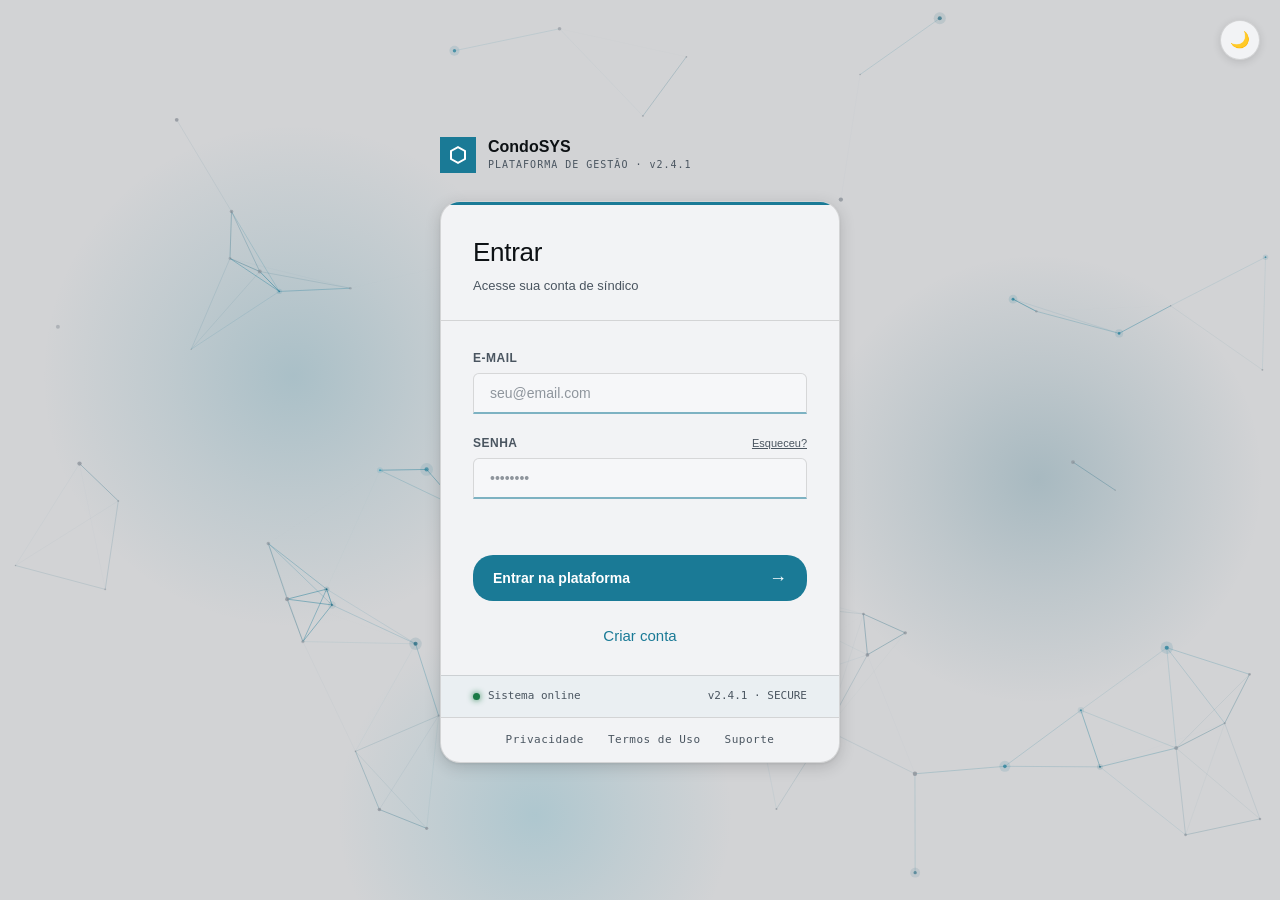
<file: login.html>
<!DOCTYPE html>
<html lang="pt-BR">
<head>
  <meta charset="UTF-8">
  <meta http-equiv="Content-Security-Policy" content="default-src 'self'; script-src 'self' 'unsafe-inline'; style-src 'self' 'unsafe-inline' https://fonts.googleapis.com; font-src 'self' https://fonts.gstatic.com; img-src 'self' data:; connect-src 'self' http://127.0.0.1:8000 http://localhost:8000; object-src 'none';">
  <meta name="viewport" content="width=device-width, initial-scale=1.0">
  <title>CondoSYS — Acesso</title>

  <link href="https://fonts.googleapis.com/css2?family=Syne:wght@400;500;600;700;800&family=JetBrains+Mono:wght@400;500&display=swap" rel="stylesheet">
  <meta name="theme-color" content="#D2D3D5">
  <link rel="manifest" href="manifest.json">

  <script>(function(){var t=localStorage.getItem('theme')||'light';document.documentElement.setAttribute('data-theme',t);})();</script>
  <link rel="stylesheet" href="styles.css">

  <style>
    /* ── IBM Carbon Login overrides ─────────────── */
    .login-page {
      min-height: 100vh;
      display: flex;
      align-items: center;
      justify-content: center;
      padding: 24px;
      font-family: var(--font-ui);
    }

    .lc-wrap {
      width: 100%;
      max-width: 400px;
      position: relative;
      z-index: 1;
    }

    /* Brand header */
    .lc-brand {
      display: flex;
      align-items: center;
      gap: 12px;
      margin-bottom: 28px;
      opacity: 0;
      animation: fadeUp .4s ease .05s forwards;
    }
    .lc-brand-mark {
      width: 36px;
      height: 36px;
      background: var(--p3);
      display: flex;
      align-items: center;
      justify-content: center;
      border-radius: 0;
      flex-shrink: 0;
    }
    .lc-brand-mark svg { width: 20px; height: 20px; fill: #fff; }
    .lc-brand-name {
      font-size: 16px;
      font-weight: 600;
      color: var(--text-bright);
      letter-spacing: 0;
      line-height: 1;
    }
    .lc-brand-sub {
      font-family: var(--font-mono);
      font-size: 10px;
      color: var(--text-dim);
      letter-spacing: 1px;
      margin-top: 2px;
    }

    /* Card */
    .lc-card {
      background: var(--surface);
      border: 1px solid var(--border);
      border-radius: var(--radius);
      overflow: hidden;
      box-shadow: 0 4px 16px rgba(0,0,0,0.16), 0 1px 3px rgba(0,0,0,0.08);
      backdrop-filter: blur(20px);
      -webkit-backdrop-filter: blur(20px);
      position: relative;
      opacity: 0;
      animation: fadeUp .4s ease .15s forwards;
    }
    .lc-card::before {
      content: '';
      display: block;
      height: 3px;
      background: var(--p3);
    }

    /* Card header */
    .lc-card-head {
      padding: 28px 32px 24px;
      border-bottom: 1px solid var(--border);
    }
    .lc-heading {
      font-size: 26px;
      font-weight: 300;
      color: var(--text-bright);
      letter-spacing: -0.3px;
      margin-bottom: 4px;
    }
    .lc-subheading {
      font-size: 13px;
      color: var(--text-dim);
      font-weight: 400;
    }

    /* Form body */
    .lc-body {
      padding: 28px 32px;
      display: flex;
      flex-direction: column;
      gap: 20px;
    }

    /* Fields — IBM Carbon style */
    .lc-field { display: flex; flex-direction: column; gap: 6px; }
    .lc-label {
      font-size: 12px;
      font-weight: 600;
      color: var(--text-dim);
      letter-spacing: 0.5px;
    }
    .lc-input {
      font-family: var(--font-ui);
      font-size: 14px;
      color: var(--text);
      background: var(--surface2);
      border: 1px solid var(--border);
      border-bottom: 2px solid var(--border-hot);
      border-radius: 6px 6px 0 0;
      padding: 11px 16px;
      width: 100%;
      outline: none;
      transition: border-color .15s, background .15s;
    }
    .lc-input::placeholder { color: var(--text-dim); opacity: 0.6; }
    .lc-input:focus {
      border-bottom-color: var(--p3);
      background: var(--bg);
    }
    .lc-input:focus + .lc-focus-line { opacity: 1; }

    /* Field with link row */
    .lc-field-row {
      display: flex;
      justify-content: space-between;
      align-items: center;
      gap: 8px;
    }
    .lc-field-link {
      font-size: 12px;
      color: var(--p3);
      text-decoration: none;
      font-weight: 500;
      white-space: nowrap;
    }
    .lc-field-link:hover { text-decoration: underline; }

    /* Feedback */
    .lc-feedback {
      font-family: var(--font-mono);
      font-size: 12px;
      min-height: 16px;
      line-height: 1.4;
    }
    .lc-feedback.ok   { color: var(--green); }
    .lc-feedback.erro { color: var(--red); }

    /* Morador hint */
    .lc-morador-hint {
      display: none;
      font-family: var(--font-mono);
      font-size: 11px;
      color: var(--cyan);
      line-height: 1.6;
      padding: 10px 14px;
      background: rgba(var(--_p),0.06);
      border-left: 3px solid var(--p3);
    }

    /* Primary button — IBM Carbon */
    .lc-btn {
      font-family: var(--font-ui);
      font-size: 14px;
      font-weight: 700;
      color: #fff;
      background: var(--p3);
      border: none;
      border-radius: var(--radius);
      padding: 14px 20px;
      width: 100%;
      cursor: pointer;
      display: flex;
      align-items: center;
      justify-content: space-between;
      transition: background .15s;
    }
    .lc-btn:hover    { background: var(--p2); }
    .lc-btn:active   { background: var(--p1); }
    .lc-btn:focus-visible { outline: 3px solid var(--p4); outline-offset: -3px; }
    .lc-btn:disabled { opacity: .4; cursor: not-allowed; }
    .lc-btn-arrow    { font-size: 18px; line-height: 1; }

    /* Secondary button */
    .lc-btn-ghost {
      font-family: var(--font-ui);
      font-size: 13px;
      font-weight: 600;
      color: var(--p3);
      background: transparent;
      border: 1px solid var(--p3);
      border-radius: var(--radius);
      padding: 10px 16px;
      width: 100%;
      cursor: pointer;
      transition: background .15s, color .15s;
      margin-top: 4px;
    }
    .lc-btn-ghost:hover { background: rgba(var(--_p),0.08); }

    /* Links row */
    .lc-links {
      display: flex;
      justify-content: center;
      gap: 24px;
      padding-top: 4px;
    }
    .lc-link {
      font-size: 13px;
      color: var(--text-dim);
      background: none;
      border: none;
      cursor: pointer;
      padding: 0;
      text-decoration: underline;
      font-family: var(--font-ui);
    }
    .lc-link:hover { color: var(--p3); }
    .lc-link-primary { color: var(--p3); text-decoration: none; font-weight: 500; }
    .lc-link-primary:hover { text-decoration: underline; }

    /* Forgot password panel */
    .lc-reset-panel {
      display: none;
      padding-top: 20px;
      margin-top: 4px;
      border-top: 1px solid var(--border);
      flex-direction: column;
      gap: 16px;
    }
    .lc-reset-panel.open { display: flex; }
    .lc-reset-desc {
      font-size: 13px;
      color: var(--text-dim);
      line-height: 1.6;
    }

    /* Divider */
    .lc-divider {
      height: 1px;
      background: var(--border);
      margin: 0 -32px;
    }

    /* Footer */
    .lc-footer {
      display: flex;
      justify-content: space-between;
      align-items: center;
      padding: 12px 32px;
      border-top: 1px solid var(--border);
      background: rgba(var(--_p),0.03);
    }
    .lc-status {
      display: flex;
      align-items: center;
      gap: 8px;
      font-family: var(--font-mono);
      font-size: 11px;
      color: var(--text-dim);
    }
    .lc-dot {
      width: 7px; height: 7px;
      border-radius: 50%;
      background: var(--text-dim);
      flex-shrink: 0;
      transition: background .3s, box-shadow .3s;
    }
    .lc-dot.ok   { background: var(--green); box-shadow: 0 0 6px var(--green); }
    .lc-dot.erro { background: var(--red);   box-shadow: 0 0 6px var(--red); }
    .lc-version {
      font-family: var(--font-mono);
      font-size: 11px;
      color: var(--text-dim);
    }

    /* Legal links */
    .lc-legal {
      display: flex;
      justify-content: center;
      gap: 24px;
      padding: 14px 32px;
      border-top: 1px solid var(--border);
    }
    .lc-legal a {
      font-family: var(--font-mono);
      font-size: 11px;
      color: var(--text-dim);
      text-decoration: none;
      letter-spacing: 0.5px;
    }
    .lc-legal a:hover { color: var(--p3); }

    /* Theme toggle */
    .theme-toggle {
      position: fixed;
      top: 20px; right: 20px;
      z-index: 200;
      width: 40px; height: 40px;
      border-radius: 50%;
      background: var(--surface);
      border: 1px solid var(--border);
      font-size: 16px;
      cursor: pointer;
      display: flex;
      align-items: center;
      justify-content: center;
      box-shadow: 0 2px 8px rgba(0,0,0,0.12);
      transition: background .2s, box-shadow .2s, transform .3s;
    }
    .theme-toggle:hover { box-shadow: 0 4px 12px rgba(0,0,0,0.18); }
    .theme-toggle--spinning { animation: spinOnce .4s ease; }
    @keyframes spinOnce { from { transform: rotate(0deg); } to { transform: rotate(360deg); } }

    @media (prefers-reduced-motion: no-preference) {
      .lc-body .lc-field:nth-child(1) { opacity:0; animation: fadeUp .35s ease .30s forwards; }
      .lc-body .lc-field:nth-child(2) { opacity:0; animation: fadeUp .35s ease .38s forwards; }
      .lc-body .lc-btn               { opacity:0; animation: fadeUp .35s ease .46s forwards; }
    }

    /* ── Mobile overrides ─────────────────────── */
    @media (max-width: 480px) {
      .login-page { padding: 12px; }
      .lc-wrap    { max-width: 100%; }

      .lc-brand { margin-bottom: 20px; }

      .lc-card-head { padding: 20px 20px 18px; }
      .lc-heading   { font-size: 20px; }
      .lc-subheading { font-size: 12px; }

      .lc-body { padding: 20px 20px; gap: 16px; }

      /* iOS: prevent zoom on inputs */
      .lc-input { font-size: 16px !important; padding: 11px 14px; }

      .lc-btn { padding: 13px 16px; min-height: 44px; }
      .lc-btn-ghost { min-height: 44px; }

      .lc-footer { padding: 10px 20px; }
      .lc-legal  { padding: 12px 20px; gap: 16px; }

      /* Divider edge-to-edge */
      .lc-divider { margin: 0 -20px; }

      /* Theme toggle: menor e não sobrepõe o card */
      .theme-toggle { top: 14px; right: 14px; width: 36px; height: 36px; font-size: 14px; }
    }
  </style>
</head>

<body class="login-page">

  <button class="theme-toggle" id="theme-toggle" onclick="toggleTheme()" title="Alternar tema" aria-label="Alternar tema claro/escuro">🌙</button>
  <canvas id="space-canvas" aria-hidden="true"></canvas>

  <div class="lc-wrap">

    <!-- Brand -->
    <div class="lc-brand">
      <div class="lc-brand-mark">
        <svg viewBox="0 0 20 20" xmlns="http://www.w3.org/2000/svg"><path d="M10 1L2 5.5v9L10 19l8-4.5v-9L10 1zm0 2.18L16 6.5v7L10 16.82 4 13.5v-7L10 3.18z"/></svg>
      </div>
      <div>
        <div class="lc-brand-name">CondoSYS</div>
        <div class="lc-brand-sub">PLATAFORMA DE GESTÃO · v2.4.1</div>
      </div>
    </div>

    <!-- Card -->
    <div class="lc-card">

      <!-- Card heading -->
      <div class="lc-card-head">
        <h1 class="lc-heading">Entrar</h1>
        <p class="lc-subheading">Acesse sua conta de síndico</p>
      </div>

      <!-- Form body -->
      <div class="lc-body">

        <div class="lc-field">
          <label class="lc-label" for="login-email">E-MAIL</label>
          <input class="lc-input" type="email" id="login-email" name="email"
            placeholder="seu@email.com" autocomplete="email" spellcheck="false">
        </div>

        <div class="lc-field">
          <div class="lc-field-row">
            <label class="lc-label" for="login-senha">SENHA</label>
            <button type="button" class="lc-link" onclick="toggleEsqueciSenha()" style="font-size:11px;">Esqueceu?</button>
          </div>
          <input class="lc-input" type="password" id="login-senha" name="senha"
            placeholder="••••••••" autocomplete="current-password">
        </div>

        <div id="login-feedback"      class="lc-feedback"></div>
        <div id="login-morador-hint"  class="lc-morador-hint">
          Morador? Verifique o e-mail de convite para ativar sua conta antes de acessar.
        </div>

        <button type="button" class="lc-btn" id="btn-entrar" onclick="submitLogin()">
          <span>Entrar na plataforma</span>
          <span class="lc-btn-arrow">→</span>
        </button>

        <div class="lc-links">
          <a href="registro.html" class="lc-link-primary">Criar conta</a>
        </div>

        <!-- Painel esqueci senha -->
        <div id="painel-esqueci" class="lc-reset-panel">
          <p class="lc-reset-desc">
            Digite seu e-mail e enviaremos um link para redefinir a senha.
          </p>
          <div class="lc-field">
            <label class="lc-label" for="reset-email">E-MAIL DA CONTA</label>
            <input class="lc-input" type="email" id="reset-email"
              placeholder="seu@email.com" autocomplete="email">
          </div>
          <div id="reset-feedback" class="lc-feedback"></div>
          <button type="button" id="btn-reset" class="lc-btn-ghost" onclick="submitEsqueciSenha()">
            <span id="btn-reset-label">Enviar link de recuperação</span>
          </button>
        </div>

      </div>

      <!-- Status footer -->
      <div class="lc-footer">
        <div class="lc-status">
          <span class="lc-dot" id="api-dot"></span>
          <span id="login-api-status">Verificando sistema…</span>
        </div>
        <span class="lc-version">v2.4.1 · SECURE</span>
      </div>

      <!-- Legal links -->
      <div class="lc-legal">
        <a href="privacidade.html" target="_blank">Privacidade</a>
        <a href="termos.html" target="_blank">Termos de Uso</a>
        <a href="mailto:contato@condosys.com.br">Suporte</a>
      </div>

    </div>
    <!-- /lc-card -->

  </div>

  <script src="js/theme.js"></script>
  <script src="config.js"></script>
  <script src="Space.js"></script>
  <script src="auth_client.js"></script>
  <script>
    // Restaura botão com HTML correto (seta) após erro de auth
    function resetBtn(btn) {
      if (!btn) return;
      btn.disabled = false;
      btn.innerHTML = '<span>Entrar na plataforma</span><span class="lc-btn-arrow">→</span>';
    }

    // Painel esqueci senha usa classe .open
    function toggleEsqueciSenha() {
      const p = document.getElementById('painel-esqueci');
      if (p) p.classList.toggle('open');
    }

    // Feedback usa classe lc-feedback mas auth_client.js seta login-feedback
    // Ambas estão estilizadas no CSS — funciona com qualquer uma

    if ('serviceWorker' in navigator) {
      window.addEventListener('load', () => navigator.serviceWorker.register('/sw.js'));
    }
  </script>
</body>
</html>
</file>
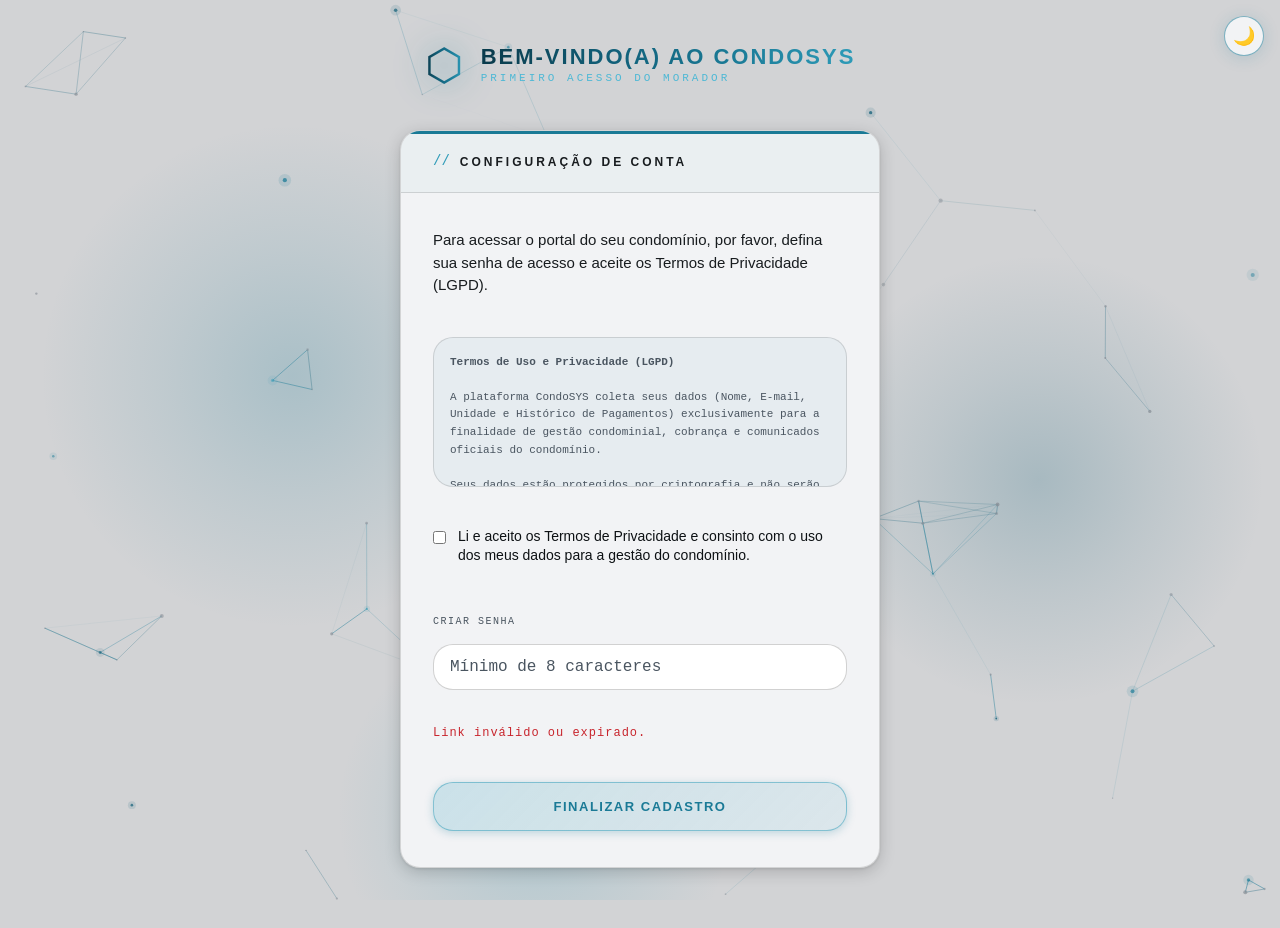
<file: onboarding.html>
<!DOCTYPE html>
<html lang="pt-BR">
<head>
  <meta charset="UTF-8">
  <meta http-equiv="Content-Security-Policy" content="default-src 'self'; script-src 'self' 'unsafe-inline'; style-src 'self' 'unsafe-inline' https://fonts.googleapis.com; font-src 'self' https://fonts.gstatic.com; img-src 'self' data:; connect-src 'self' http://127.0.0.1:8000 http://localhost:8000; object-src 'none';">
  <meta name="viewport" content="width=device-width, initial-scale=1.0">
  <title>CondoSYS — Primeiro Acesso</title>
  <link rel="manifest" href="manifest.json">
  <link href="https://fonts.googleapis.com/css2?family=Syne:wght@400;500;600;700;800&family=JetBrains+Mono:wght@400;500&display=swap" rel="stylesheet">
  <script>(function(){var t=localStorage.getItem('theme')||'light';document.documentElement.setAttribute('data-theme',t);})();</script>
  <link rel="stylesheet" href="styles.css">
  <style>
    .onboarding-wrap {
      display: flex;
      flex-direction: column;
      align-items: center;
      gap: 32px;
      width: 100%;
      max-width: 520px;
      position: relative;
      z-index: 1;
      margin: 40px auto;
      padding: 0 20px;
      animation: fadeUp .6s ease forwards;
    }
    .terms-box {
      background: rgba(var(--_p),.05);
      border: 1px solid var(--border);
      border-radius: var(--radius);
      padding: 16px;
      font-family: var(--font-mono);
      font-size: 11px;
      color: var(--text-dim);
      line-height: 1.6;
      max-height: 150px;
      overflow-y: auto;
      margin-bottom: 16px;
    }
    .checkbox-wrap {
      display: flex;
      align-items: flex-start;
      gap: 12px;
      margin-bottom: 24px;
    }
    .checkbox-wrap input {
      margin-top: 4px;
      accent-color: var(--p3);
    }
    .checkbox-wrap label {
      font-family: var(--font-ui);
      font-size: 14px;
      color: var(--text-bright);
      line-height: 1.4;
      cursor: pointer;
    }
  </style>
</head>
<body class="login-page">

  <button class="theme-toggle" id="theme-toggle" onclick="toggleTheme()" title="Alternar tema" aria-label="Alternar tema claro/escuro">🌙</button>
  <canvas id="space-canvas" aria-hidden="true"></canvas>

  <main>
  <div class="onboarding-wrap">
    
    <div class="login-logo">
      <span class="logo-glyph">⬡</span>
      <div class="logo-stack">
        <span class="logo-main">BEM-VINDO(A) AO CONDOSYS</span>
        <span class="logo-sub">PRIMEIRO ACESSO DO MORADOR</span>
      </div>
    </div>

    <div class="login-card">
      <div class="login-card-corner tl"></div>
      <div class="login-card-corner tr"></div>
      <div class="login-card-corner bl"></div>
      <div class="login-card-corner br"></div>

      <div class="login-card-header">
        <span class="login-card-prefix">//</span>
        <span class="login-card-title" id="ob-card-title">CONFIGURAÇÃO DE CONTA</span>
      </div>

      <!-- Modo convite (token) -->
      <div class="login-card-body" id="onboarding-step1">
        <p style="font-family: var(--font-ui); font-size: 15px; color: var(--text); margin-bottom: 16px;">
          Para acessar o portal do seu condomínio, por favor, defina sua senha de acesso e aceite os Termos de Privacidade (LGPD).
        </p>

        <div class="terms-box">
          <strong>Termos de Uso e Privacidade (LGPD)</strong><br><br>
          A plataforma CondoSYS coleta seus dados (Nome, E-mail, Unidade e Histórico de Pagamentos) exclusivamente para a finalidade de gestão condominial, cobrança e comunicados oficiais do condomínio.<br><br>
          Seus dados estão protegidos por criptografia e não serão compartilhados com terceiros para fins de marketing. O consentimento pode ser revogado a qualquer momento junto à administração do seu condomínio.
        </div>

        <div class="checkbox-wrap">
          <input type="checkbox" id="lgpd-checkbox" required>
          <label for="lgpd-checkbox">Li e aceito os Termos de Privacidade e consinto com o uso dos meus dados para a gestão do condomínio.</label>
        </div>

        <div class="field">
          <label class="field-label" for="nova-senha">CRIAR SENHA</label>
          <input class="field-input" type="password" id="nova-senha" name="nova_senha" autocomplete="new-password" placeholder="Mínimo de 8 caracteres" style="font-size:16px;">
        </div>

        <div id="onboarding-feedback" class="login-feedback" style="margin-top: 10px;"></div>

        <button type="button" class="btn-submit btn-submit--purple" style="width: 100%; margin-top: 16px; font-size: 13px; padding: 16px;" onclick="finalizarOnboarding()">
          FINALIZAR CADASTRO
        </button>
      </div>

      <!-- Modo auto-registro via QR (condo_token) -->
      <div class="login-card-body" id="onboarding-registro" style="display:none;">
        <p style="font-family: var(--font-ui); font-size: 14px; color: var(--text); margin-bottom: 16px;" id="ob-condo-hint">
          Preencha seus dados para se cadastrar no condomínio.
        </p>

        <div class="form-grid" style="gap:12px;">
          <div class="field">
            <label class="field-label" for="reg-nome">NOME COMPLETO</label>
            <input class="field-input" type="text" id="reg-nome" autocomplete="name" placeholder="Seu nome">
            <span class="field-erro" id="reg-nome-erro"></span>
          </div>
          <div class="field">
            <label class="field-label" for="reg-apartamento">APARTAMENTO / UNIDADE</label>
            <input class="field-input" type="text" id="reg-apartamento" autocomplete="off" placeholder="ex: 101-A">
            <span class="field-erro" id="reg-apartamento-erro"></span>
          </div>
          <div class="field">
            <label class="field-label" for="reg-email">E-MAIL</label>
            <input class="field-input" type="email" id="reg-email" autocomplete="email" placeholder="seu@email.com">
            <span class="field-erro" id="reg-email-erro"></span>
          </div>
          <div class="field">
            <label class="field-label" for="reg-telefone">TELEFONE</label>
            <input class="field-input" type="tel" id="reg-telefone" autocomplete="tel" placeholder="(11) 99999-9999">
            <span class="field-erro" id="reg-telefone-erro"></span>
          </div>
          <div class="field">
            <label class="field-label" for="reg-senha">CRIAR SENHA</label>
            <input class="field-input" type="password" id="reg-senha" autocomplete="new-password" placeholder="Mínimo de 8 caracteres" style="font-size:16px;">
            <span class="field-erro" id="reg-senha-erro"></span>
          </div>
        </div>

        <div class="terms-box" style="margin-top:16px;">
          <strong>Termos de Uso e Privacidade (LGPD)</strong><br><br>
          A plataforma CondoSYS coleta seus dados (Nome, E-mail, Unidade e Histórico de Pagamentos) exclusivamente para a finalidade de gestão condominial. Seus dados não serão compartilhados com terceiros para fins de marketing.
        </div>
        <div class="checkbox-wrap">
          <input type="checkbox" id="reg-lgpd" required>
          <label for="reg-lgpd">Li e aceito os Termos de Privacidade e consinto com o uso dos meus dados para a gestão do condomínio.</label>
        </div>

        <div id="registro-feedback" class="login-feedback" style="margin-top: 10px;"></div>

        <button type="button" class="btn-submit btn-submit--purple" style="width: 100%; margin-top: 16px; font-size: 13px; padding: 16px;" onclick="finalizarAutoRegistro()">
          ▶ CRIAR MINHA CONTA
        </button>
      </div>

    </div>
  </div>
  </main>

  <script src="js/theme.js"></script>
  <script src="config.js"></script>
  <script src="Space.js"></script>
  <script>
    const urlParams = new URLSearchParams(window.location.search);
    const _inviteToken = urlParams.get('token');
    const _condoToken  = urlParams.get('condo_token');

    // Decide qual modo exibir
    if (_condoToken) {
      document.getElementById('onboarding-step1').style.display = 'none';
      document.getElementById('onboarding-registro').style.display = 'block';
      document.getElementById('ob-card-title').textContent = 'CADASTRO DE MORADOR';
    } else if (!_inviteToken) {
      document.getElementById('onboarding-feedback').className = 'login-feedback erro';
      document.getElementById('onboarding-feedback').textContent = 'Link inválido ou expirado.';
    }

    // ── Modo convite: definir senha ────────────────────────────
    async function finalizarOnboarding() {
      const checkbox = document.getElementById('lgpd-checkbox').checked;
      const senha = document.getElementById('nova-senha').value;
      const feedback = document.getElementById('onboarding-feedback');

      feedback.className = 'login-feedback erro';

      if (!_inviteToken) { feedback.textContent = "Link de convite inválido ou expirado."; return; }
      if (!checkbox)     { feedback.textContent = "Você precisa aceitar os Termos de Privacidade para continuar."; return; }
      if (senha.length < 8) { feedback.textContent = "A senha deve ter no mínimo 8 caracteres."; return; }

      feedback.className = 'login-feedback';
      feedback.style.color = 'var(--text-dim)';
      feedback.textContent = "Configurando sua conta…";

      try {
        const response = await fetch(`${API_BASE}/moradores/ativar`, {
          method: 'POST',
          headers: { 'Content-Type': 'application/json' },
          body: JSON.stringify({ token: _inviteToken, senha, lgpd_aceite: true })
        });

        if (response.ok) {
          feedback.className = 'login-feedback ok';
          feedback.textContent = "Conta ativada com sucesso! Redirecionando…";
          setTimeout(() => { window.location.href = '/login.html'; }, 2000);
        } else {
          const data = await response.json();
          feedback.className = 'login-feedback erro';
          feedback.textContent = data.detail || "Erro ao ativar a conta.";
        }
      } catch {
        feedback.className = 'login-feedback erro';
        feedback.textContent = "Erro de conexão. Tente novamente.";
      }
    }

    // ── Modo QR: auto-registro ─────────────────────────────────
    async function finalizarAutoRegistro() {
      const feedback = document.getElementById('registro-feedback');
      feedback.className = 'login-feedback erro';

      // Limpa erros anteriores
      ['reg-nome','reg-apartamento','reg-email','reg-telefone','reg-senha'].forEach(id => {
        const el = document.getElementById(id + '-erro');
        if (el) el.textContent = '';
      });

      const nome       = document.getElementById('reg-nome').value.trim();
      const apartamento = document.getElementById('reg-apartamento').value.trim();
      const email      = document.getElementById('reg-email').value.trim();
      const telefone   = document.getElementById('reg-telefone').value.trim();
      const senha      = document.getElementById('reg-senha').value;
      const lgpd       = document.getElementById('reg-lgpd').checked;

      let valido = true;
      if (!nome)       { document.getElementById('reg-nome-erro').textContent = 'Campo obrigatório'; valido = false; }
      if (!apartamento){ document.getElementById('reg-apartamento-erro').textContent = 'Campo obrigatório'; valido = false; }
      if (!email || !/^[^\s@]+@[^\s@]+\.[^\s@]+$/.test(email)) { document.getElementById('reg-email-erro').textContent = 'E-mail inválido'; valido = false; }
      if (!telefone)   { document.getElementById('reg-telefone-erro').textContent = 'Campo obrigatório'; valido = false; }
      if (senha.length < 8) { document.getElementById('reg-senha-erro').textContent = 'Mínimo 8 caracteres'; valido = false; }
      if (!lgpd)       { feedback.textContent = 'Aceite os Termos de Privacidade para continuar.'; return; }
      if (!valido) return;

      feedback.className = 'login-feedback';
      feedback.style.color = 'var(--text-dim)';
      feedback.textContent = 'Criando sua conta…';

      try {
        const response = await fetch(`${API_BASE}/moradores/auto-registrar`, {
          method: 'POST',
          headers: { 'Content-Type': 'application/json' },
          body: JSON.stringify({ condo_token: _condoToken, nome, email, telefone, apartamento, senha, lgpd_aceite: true })
        });

        const data = await response.json();
        if (response.ok) {
          feedback.className = 'login-feedback ok';
          feedback.textContent = data.mensagem || 'Conta criada! Redirecionando para o login…';
          setTimeout(() => { window.location.href = '/login.html'; }, 2500);
        } else {
          feedback.className = 'login-feedback erro';
          feedback.textContent = data.detail || 'Erro ao criar a conta.';
        }
      } catch {
        feedback.className = 'login-feedback erro';
        feedback.textContent = 'Erro de conexão. Tente novamente.';
      }
    }
  </script>
</body>
</html>
</file>
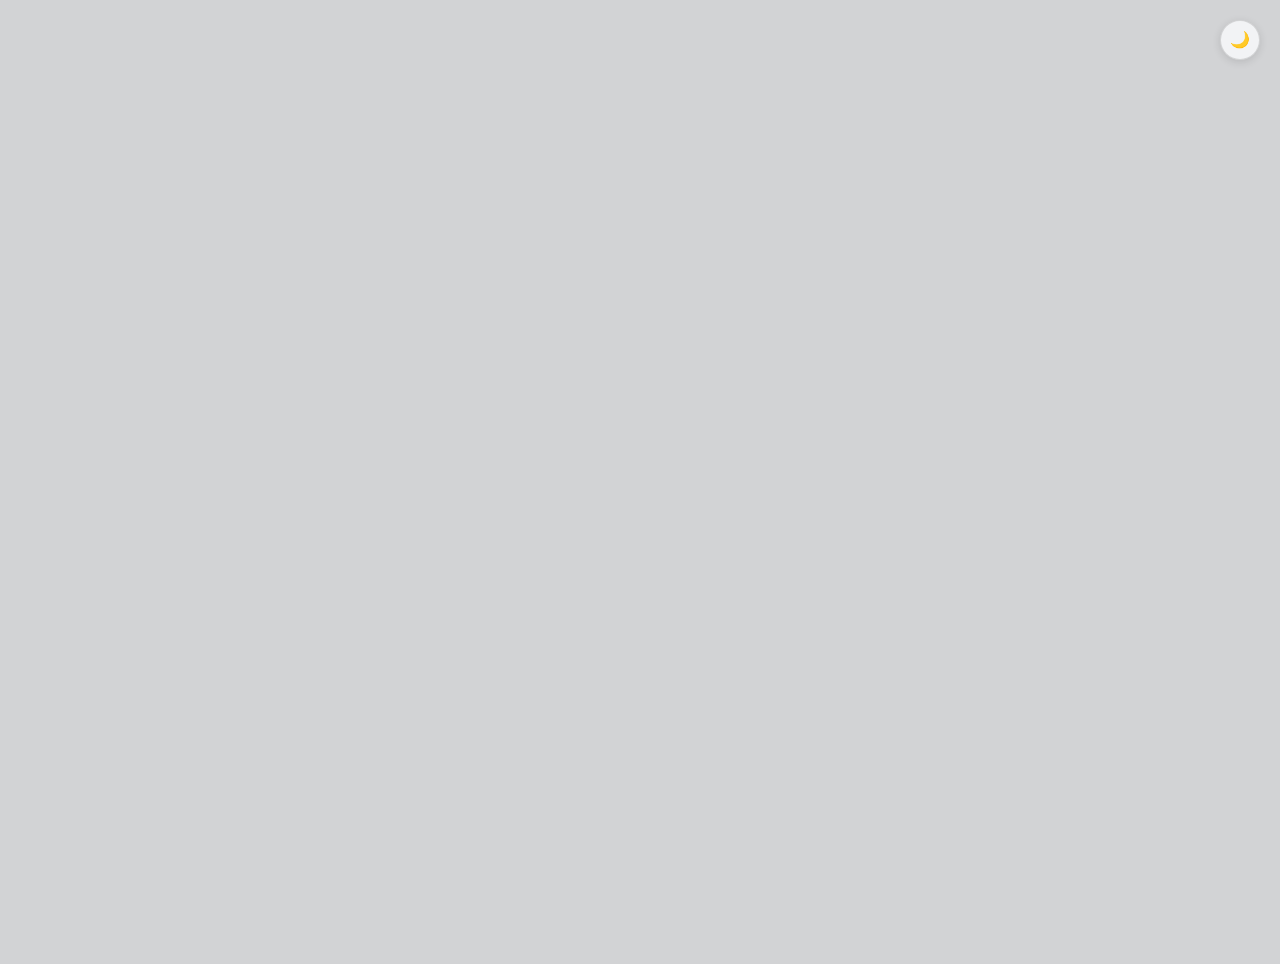
<file: portal.html>
<!DOCTYPE html>
<html lang="pt-BR">
<head>
  <meta charset="UTF-8">
  <meta http-equiv="Content-Security-Policy" content="default-src 'self'; script-src 'self' 'unsafe-inline'; style-src 'self' 'unsafe-inline' https://fonts.googleapis.com; font-src 'self' https://fonts.gstatic.com; img-src 'self' data:; connect-src 'self' http://127.0.0.1:8000 http://localhost:8000 https://condominio-saas-production-32fb.up.railway.app; object-src 'none';">
  <meta name="viewport" content="width=device-width, initial-scale=1.0">
  <title>CondoSYS — Portal do Morador</title>
  <link rel="manifest" href="manifest.json">
  <link href="https://fonts.googleapis.com/css2?family=Syne:wght@400;500;600;700;800&family=JetBrains+Mono:wght@400;500&display=swap" rel="stylesheet">
  <script>(function(){var t=localStorage.getItem('theme')||'light';document.documentElement.setAttribute('data-theme',t);})();</script>
  <link rel="stylesheet" href="styles.css">
  <style>
    /* ─── Layout ─────────────────────────────────────── */
    .portal-wrap { min-height:100vh; display:flex; flex-direction:column; overflow-x:hidden; }
    * { box-sizing:border-box; }
    .portal-header {
      display:flex; justify-content:space-between; align-items:center;
      padding:14px 24px; border-bottom:1px solid var(--border);
      background:var(--surface); position:sticky; top:0; z-index:200;
    }
    .portal-title-group { display:flex; align-items:center; gap:12px; }
    .portal-condo-nome { font-family:var(--font-mono); font-size:10px; color:var(--p3); letter-spacing:2px; text-transform:uppercase; }
    .usuario-info { display:flex; flex-direction:column; align-items:flex-end; gap:4px; }
    .usuario-nome-p { font-family:var(--font-display); font-size:14px; color:var(--text-bright); font-weight:700; }
    .usuario-apto   { font-family:var(--font-mono); font-size:10px; color:var(--p3); letter-spacing:1px; }

    /* ─── Tabs (sticky abaixo do header) ──────────────── */
    .portal-tabs {
      display:flex; gap:0; border-bottom:1px solid var(--border);
      background:var(--surface2); overflow-x:auto; -webkit-overflow-scrolling:touch;
      scrollbar-width:none; position:sticky; top:53px; z-index:190;
    }
    .portal-tabs::-webkit-scrollbar { display:none; }
    .tab-btn {
      font-family:var(--font-mono); font-size:11px; letter-spacing:1.5px;
      padding:12px 18px; background:transparent; border:none;
      border-bottom:2px solid transparent; color:var(--text-dim);
      cursor:pointer; white-space:nowrap; transition:color .2s,border-color .2s;
      flex-shrink:0;
    }
    .tab-btn:hover  { color:var(--lavender); }
    .tab-btn.active { color:var(--p2); border-bottom-color:var(--p2); }

    /* ─── Botão voltar dentro das abas ─────────────────── */
    .btn-voltar-aba {
      display:inline-flex; align-items:center; gap:6px;
      font-family:var(--font-mono); font-size:11px; letter-spacing:1px;
      color:var(--p3); background:rgba(var(--_p),.08); border:1px solid rgba(var(--_p),.25);
      border-radius:var(--radius); padding:7px 14px; cursor:pointer;
      transition:background .2s; margin-bottom:20px;
    }
    .btn-voltar-aba:hover { background:rgba(var(--_p),.16); }

    /* ─── Avatar do morador (perfil) ───────────────────── */
    .perfil-avatar {
      width:72px; height:72px; border-radius:50%;
      background:linear-gradient(135deg,var(--p3),var(--p1));
      display:flex; align-items:center; justify-content:center;
      font-family:var(--font-ui); font-size:28px; font-weight:800;
      color:#fff; flex-shrink:0; margin-bottom:12px;
      box-shadow:0 4px 20px rgba(var(--_p),.35);
    }
    .perfil-stats-grid {
      display:grid; grid-template-columns:repeat(auto-fit,minmax(140px,1fr)); gap:12px; margin-bottom:24px;
    }
    .perfil-stat {
      background:rgba(var(--_p),.06); border:1px solid var(--border);
      border-radius:var(--radius); padding:14px 16px; text-align:center;
    }
    .perfil-stat-val { font-family:var(--font-ui); font-size:20px; font-weight:700; color:var(--text-bright); }
    .perfil-stat-lbl { font-family:var(--font-mono); font-size:9px; letter-spacing:2px; color:var(--text-dim); margin-top:4px; }
    .lgpd-badge {
      display:inline-flex; align-items:center; gap:6px;
      font-family:var(--font-mono); font-size:10px; letter-spacing:1px;
      padding:5px 12px; border-radius:20px;
      background:rgba(26,122,69,.12); color:var(--green); border:1px solid rgba(26,122,69,.3);
    }

    /* ─── Dash início animações ─────────────────────────── */
    .dash-card { animation:fadeUp .35s ease forwards; opacity:0; }
    .dash-card:nth-child(1) { animation-delay:.05s; }
    .dash-card:nth-child(2) { animation-delay:.12s; }
    .dash-card:nth-child(3) { animation-delay:.19s; }
    .dash-card:nth-child(4) { animation-delay:.26s; }
    .dash-greeting { animation:fadeUp .3s ease forwards; opacity:0; }
    .pane-inicio-quicks { display:flex; flex-wrap:wrap; gap:10px; margin-bottom:24px; }
    .quick-action {
      display:flex; align-items:center; gap:8px;
      font-family:var(--font-mono); font-size:11px; letter-spacing:1px;
      padding:10px 16px; border-radius:var(--radius);
      background:rgba(var(--_p),.08); border:1px solid rgba(var(--_p),.2);
      color:var(--lavender); cursor:pointer; transition:background .2s, transform .15s;
      white-space:nowrap;
    }
    .quick-action:hover { background:rgba(var(--_p),.18); transform:translateY(-1px); }
    .quick-action .qa-icon { font-size:16px; }

    /* ─── Light mode portal ─────────────────────────────── */
    html:not([data-theme="dark"]) .portal-header { background:var(--bg); border-bottom-color:rgba(0,0,0,.10); }
    html:not([data-theme="dark"]) .portal-tabs   { background:var(--bg2); border-bottom-color:rgba(0,0,0,.10); }
    html:not([data-theme="dark"]) .tab-btn        { color:var(--text-dim); }
    html:not([data-theme="dark"]) .tab-btn.active { color:var(--p2); }
    html:not([data-theme="dark"]) .boleto-box { background:rgba(var(--_p),.06); border-color:rgba(var(--_p),.2); }
    html:not([data-theme="dark"]) .dash-card  { background:#F2F3F5; border-color:rgba(0,0,0,.10); }
    html:not([data-theme="dark"]) .rec-card   { background:#F2F3F5; border-color:rgba(0,0,0,.10); }
    html:not([data-theme="dark"]) .ia-input   { background:#fff; border-color:rgba(0,0,0,.15); color:var(--text); }
    html:not([data-theme="dark"]) .rec-textarea { background:#fff; border-color:rgba(0,0,0,.15); color:var(--text); }
    html:not([data-theme="dark"]) .field-input  { background:#fff; border-color:rgba(0,0,0,.15); color:var(--text); }
    html:not([data-theme="dark"]) select.field-input {
      background-color:#fff;
      background-image:url("data:image/svg+xml,%3Csvg xmlns='http://www.w3.org/2000/svg' width='10' height='6'%3E%3Cpath d='M0 0l5 6 5-6z' fill='%231A7A96'/%3E%3C/svg%3E");
      background-repeat:no-repeat; background-position:right 12px center;
    }
    html:not([data-theme="dark"]) .portal-toast.ok   { background:var(--p3); }
    html:not([data-theme="dark"]) .portal-toast.info { background:var(--p2); }
    html:not([data-theme="dark"]) .portal-toast.erro { background:var(--red); }
    html:not([data-theme="dark"]) .skeleton {
      background:linear-gradient(90deg,rgba(0,0,0,.04) 25%,rgba(0,0,0,.08) 50%,rgba(0,0,0,.04) 75%);
      background-size:200% 100%;
    }
    .tab-badge {
      display:inline-block; background:var(--red); color:#fff;
      font-size:9px; font-family:var(--font-mono); border-radius:var(--radius);
      padding:1px 5px; margin-left:5px; vertical-align:middle;
    }
    .tab-pane  { display:none; padding:24px; max-width:1000px; margin:0 auto; width:100%; box-sizing:border-box; min-width:0; overflow-x:hidden; }
    .tab-pane.active { display:block; }

    /* ─── Dashboard INÍCIO ────────────────────────────── */
    .dash-greeting {
      margin-bottom:24px;
      padding:20px 24px;
      background:linear-gradient(135deg, rgba(var(--_p),.08) 0%, rgba(var(--_a),.05) 100%);
      border:1px solid rgba(var(--_p),.2); border-radius:var(--radius);
    }
    .dash-greeting-nome { font-family:var(--font-display); font-size:22px; font-weight:700; color:var(--text-bright); margin-bottom:4px; }
    .dash-greeting-sub  { font-family:var(--font-mono); font-size:11px; color:var(--p3); letter-spacing:1px; }
    .dash-grid { display:grid; grid-template-columns:repeat(auto-fit,minmax(200px,1fr)); gap:14px; margin-bottom:24px; }
    .dash-card {
      padding:18px 20px; border-radius:var(--radius);
      background:var(--surface); border:1px solid var(--border);
      cursor:pointer; transition:border-color .2s, background .2s;
      position:relative; overflow:hidden;
    }
    .dash-card:hover { border-color:rgba(var(--_p),.4); background:rgba(var(--_p),.06); }
    .dash-card-icon { font-size:24px; margin-bottom:10px; }
    .dash-card-label { font-family:var(--font-mono); font-size:9px; color:var(--text-dim); letter-spacing:2px; text-transform:uppercase; margin-bottom:6px; }
    .dash-card-value { font-family:var(--font-display); font-size:20px; font-weight:700; color:var(--text-bright); }
    .dash-card-sub   { font-family:var(--font-mono); font-size:10px; color:var(--p3); margin-top:4px; }
    .dash-card--ok   { border-left:3px solid var(--green); }
    .dash-card--warn { border-left:3px solid var(--red); }
    .dash-card--info { border-left:3px solid var(--cyan); }
    .dash-card--neutral { border-left:3px solid var(--border); }
    .dash-urgente {
      padding:14px 18px; border-radius:var(--radius); margin-bottom:24px;
      background:rgba(255,68,102,.08); border:1px solid rgba(255,68,102,.3);
      animation:fadeUp .3s ease;
    }
    .dash-urgente-label { font-family:var(--font-mono); font-size:9px; color:var(--red); letter-spacing:2px; margin-bottom:6px; }
    .dash-urgente-titulo { font-family:var(--font-display); font-size:15px; font-weight:700; color:var(--text-bright); margin-bottom:4px; }
    .dash-urgente-body  { font-family:var(--font-ui); font-size:14px; color:var(--text); line-height:1.5; }
    .dash-manut {
      padding:14px 18px; border-radius:var(--radius); margin-bottom:24px;
      background:rgba(var(--_a),.07); border:1px solid rgba(var(--_a),.25);
      animation:fadeUp .3s ease;
    }
    .dash-manut-label { font-family:var(--font-mono); font-size:9px; color:var(--cyan); letter-spacing:2px; margin-bottom:6px; }
    .dash-manut-titulo { font-family:var(--font-display); font-size:14px; font-weight:700; color:var(--text-bright); }
    .dash-manut-sub    { font-family:var(--font-mono); font-size:10px; color:var(--text-dim); margin-top:4px; }

    /* ─── Toast system ────────────────────────────────── */
    #portal-toast-area {
      position:fixed; bottom:24px; right:24px; z-index:9999;
      display:flex; flex-direction:column-reverse; gap:10px;
      pointer-events:none;
    }
    .portal-toast {
      min-width:240px; max-width:340px; padding:12px 16px;
      border-radius:var(--radius); font-family:var(--font-mono); font-size:12px;
      color:#fff; pointer-events:auto; display:flex; align-items:center; gap:10px;
      box-shadow:0 4px 24px rgba(0,0,0,.4);
      animation:toastIn .25s ease forwards;
    }
    .portal-toast.ok   { background:rgba(var(--_p),.95); border:1px solid rgba(var(--_p),.5); }
    .portal-toast.erro { background:rgba(220,38,38,.95);  border:1px solid rgba(255,68,102,.5); }
    .portal-toast.info { background:rgba(var(--_a),.9);   border:1px solid rgba(var(--_a),.5); }
    .portal-toast.saindo { animation:toastOut .25s ease forwards; }
    @keyframes toastIn  { from{opacity:0;transform:translateY(12px)} to{opacity:1;transform:none} }
    @keyframes toastOut { from{opacity:1;transform:none} to{opacity:0;transform:translateY(8px)} }

    /* ─── Skeleton loading ────────────────────────────── */
    .skeleton {
      background:linear-gradient(90deg, rgba(255,255,255,.04) 25%, rgba(255,255,255,.08) 50%, rgba(255,255,255,.04) 75%);
      background-size:200% 100%;
      animation:shimmer 1.5s infinite;
      border-radius:6px;
    }
    @keyframes shimmer { 0%{background-position:200% 0} 100%{background-position:-200% 0} }
    .skel-line  { height:12px; margin-bottom:10px; }
    .skel-card  { height:72px; margin-bottom:12px; border-radius:var(--radius); }
    .skel-short { width:60%; }
    .skel-mid   { width:80%; }

    /* ─── Taxas ───────────────────────────────────────── */
    .boleto-box {
      display:flex; align-items:center; justify-content:space-between; flex-wrap:wrap; gap:12px;
      padding:16px 20px; background:rgba(var(--_p),.07); border:1px solid rgba(var(--_p),.25);
      border-radius:var(--radius); margin-bottom:12px; opacity:0;
      animation:fadeUp .3s ease forwards;
    }
    .boleto-info   { display:flex; flex-direction:column; gap:4px; }
    .boleto-mes    { font-family:var(--font-mono); font-size:11px; color:var(--lavender); letter-spacing:1px; text-transform:uppercase; }
    .boleto-valor  { font-family:var(--font-display); font-size:20px; color:var(--text-bright); }
    .status-badge  { font-family:var(--font-mono); font-size:10px; padding:4px 10px; border-radius:4px; letter-spacing:1px; font-weight:bold; }
    .status-badge.aberto { background:rgba(0,229,255,.1); color:var(--cyan); border:1px solid rgba(0,229,255,.3); }
    .status-badge.pago   { background:rgba(0,255,170,.1); color:var(--green); border:1px solid rgba(0,255,170,.3); }
    .btn-portal-sm { font-family:var(--font-mono); font-size:11px; padding:7px 14px; border-radius:var(--radius); cursor:pointer; border:1px solid; background:transparent; transition:background .2s; color:var(--p3); border-color:var(--p3); }
    .btn-portal-sm:hover { background:rgba(var(--_a),.12); }

    /* ─── IA Chat ─────────────────────────────────────── */
    .ia-chat-area { min-height:320px; max-height:420px; overflow-y:auto; display:flex; flex-direction:column; gap:1rem; padding:1.2rem; scroll-behavior:smooth; }
    .ia-chat-area::-webkit-scrollbar { width:4px; }
    .ia-chat-area::-webkit-scrollbar-thumb { background:rgba(var(--_p),.25); border-radius:2px; }
    .ia-msg { display:flex; gap:.65rem; animation:fadeUp .25s ease; }
    .ia-msg-user { flex-direction:row-reverse; }
    .ia-avatar { width:32px; height:32px; min-width:32px; display:flex; align-items:center; justify-content:center; background:rgba(var(--_p),.15); border:1px solid rgba(var(--_p),.35); border-radius:var(--radius); font-size:.95rem; color:var(--p2); margin-top:2px; flex-shrink:0; }
    .ia-msg-bubble { max-width:78%; padding:.8rem 1.1rem; border-radius:var(--radius); font-family:var(--font-ui); font-size:.97rem; line-height:1.65; word-break:break-word; }
    .ia-msg-bubble-user { background:rgba(var(--_a),.12); border:1px solid rgba(var(--_a),.30); color:var(--text); border-bottom-right-radius:3px; white-space:pre-wrap; }
    .ia-msg-bubble-bot  { background:var(--surface2); border:1px solid var(--border); color:var(--lavender); border-bottom-left-radius:3px; }
    .ia-input-row { display:flex; gap:8px; padding:14px 16px; border-top:1px solid var(--border); }
    .ia-input { flex:1; background:var(--surface); border:1px solid var(--border); border-radius:var(--radius); color:var(--text); padding:10px 14px; font-family:var(--font-mono); font-size:12px; outline:none; transition:border-color .2s; }
    .ia-input:focus { border-color:var(--p2); }
    .ia-send-btn { background:rgba(var(--_p),.15); border:1px solid rgba(var(--_p),.4); color:var(--p2); border-radius:var(--radius); padding:10px 18px; font-family:var(--font-mono); font-size:12px; cursor:pointer; transition:background .2s; }
    .ia-send-btn:hover:not(:disabled) { background:rgba(var(--_p),.28); }
    .ia-send-btn:disabled { opacity:.45; cursor:default; }
    .ia-sugestoes { display:flex; flex-wrap:wrap; gap:8px; padding:0 16px 14px; }
    .ia-sugestao { background:rgba(var(--_p),.08); border:1px solid rgba(var(--_p),.25); border-radius:20px; color:var(--lavender); padding:.3rem .9rem; font-family:var(--font-mono); font-size:.76rem; cursor:pointer; transition:background .18s,border-color .18s; }
    .ia-sugestao:hover { background:rgba(var(--_p),.18); border-color:var(--p3); }
    .ia-typing { display:flex; gap:5px; align-items:center; padding:.6rem .8rem; }
    .ia-typing-dot { width:7px; height:7px; border-radius:50%; background:var(--p2); opacity:.6; animation:typingBounce 1.2s ease-in-out infinite; }
    .ia-typing-dot:nth-child(2) { animation-delay:.2s; }
    .ia-typing-dot:nth-child(3) { animation-delay:.4s; }
    @keyframes typingBounce { 0%,60%,100%{transform:translateY(0);opacity:.6} 30%{transform:translateY(-6px);opacity:1} }
    .ia-valor  { color:var(--p2); font-weight:700; }
    .ia-section-title { font-family:var(--font-mono); font-size:.8rem; color:var(--p3); letter-spacing:1px; margin:.5rem 0 .25rem; text-transform:uppercase; }

    /* ─── Reclamações ─────────────────────────────────── */
    .rec-form { display:grid; grid-template-columns:1fr 1fr; gap:14px; margin-bottom:20px; }
    @media (max-width:600px) { .rec-form { grid-template-columns:1fr; } }
    .rec-form-full { grid-column:1/-1; }
    .rec-textarea { width:100%; box-sizing:border-box; background:var(--surface); border:1px solid var(--border); border-radius:var(--radius); color:var(--text); padding:10px 14px; font-family:var(--font-mono); font-size:12px; outline:none; resize:vertical; min-height:80px; transition:border-color .2s; }
    .rec-textarea:focus { border-color:var(--p2); }
    .rec-card { background:var(--surface); border:1px solid var(--border); border-radius:var(--radius); padding:18px 20px; margin-bottom:12px; animation:fadeUp .3s ease forwards; }
    .rec-card-header { display:flex; justify-content:space-between; align-items:flex-start; gap:8px; flex-wrap:wrap; margin-bottom:10px; }
    .rec-titulo { font-family:var(--font-display); font-size:15px; font-weight:700; color:var(--text-bright); }
    .rec-badges { display:flex; gap:6px; flex-wrap:wrap; }
    .rec-badge { font-family:var(--font-mono); font-size:9px; padding:3px 8px; border-radius:4px; letter-spacing:1px; font-weight:bold; }
    .rec-badge--ABERTA     { background:rgba(0,229,255,.1); color:var(--cyan); border:1px solid rgba(0,229,255,.3); }
    .rec-badge--EM_ANALISE { background:rgba(255,165,0,.1); color:#FFA500; border:1px solid rgba(255,165,0,.3); }
    .rec-badge--RESOLVIDA  { background:rgba(0,255,170,.1); color:var(--green); border:1px solid rgba(0,255,170,.3); }
    .rec-badge--BAIXA { background:rgba(var(--_p),.1); color:var(--p2); border:1px solid rgba(var(--_p),.25); }
    .rec-badge--MEDIA { background:rgba(var(--_a),.1); color:var(--cyan); border:1px solid rgba(var(--_a),.25); }
    .rec-badge--ALTA  { background:rgba(255,68,102,.1); color:var(--red); border:1px solid rgba(255,68,102,.3); }
    .rec-desc { font-family:var(--font-ui); font-size:14px; color:var(--text); line-height:1.6; margin-bottom:8px; }
    .rec-resposta { margin-top:10px; padding:10px 14px; background:rgba(var(--_p),.06); border-left:2px solid var(--p2); border-radius:4px; }
    .rec-resposta-label { font-family:var(--font-mono); font-size:9px; color:var(--p3); letter-spacing:1px; margin-bottom:4px; }
    .rec-resposta-text  { font-family:var(--font-ui); font-size:13px; color:var(--lavender); }
    .rec-meta { font-family:var(--font-mono); font-size:10px; color:var(--text-dim); margin-top:10px; }
    .btn-rec-cancel { font-family:var(--font-mono); font-size:10px; padding:5px 10px; border-radius:4px; cursor:pointer; border:1px solid rgba(255,68,102,.4); background:transparent; color:var(--red); transition:background .2s; }
    .btn-rec-cancel:hover { background:rgba(255,68,102,.1); }

    /* ─── Misc ────────────────────────────────────────── */
    .section-title { font-family:var(--font-mono); font-size:10px; color:var(--p3); letter-spacing:2px; text-transform:uppercase; margin-bottom:18px; display:flex; align-items:center; gap:10px; }
    .section-title::after { content:''; flex:1; height:1px; background:var(--border); }
    .btn-submit-portal { font-family:var(--font-mono); font-size:12px; letter-spacing:1px; padding:11px 24px; border-radius:var(--radius); cursor:pointer; border:1px solid var(--p2); background:rgba(var(--_p),.12); color:var(--p2); transition:background .2s; font-weight:700; }
    .btn-submit-portal:hover:not(:disabled) { background:rgba(var(--_p),.25); }
    .btn-submit-portal:disabled { opacity:.45; cursor:default; }
    .portal-feedback { margin-top:10px; font-family:var(--font-mono); font-size:11px; min-height:18px; }
    .portal-feedback.ok   { color:var(--green); }
    .portal-feedback.erro { color:var(--red); }
    .btn-logout-portal { font-family:var(--font-mono); font-size:10px; letter-spacing:1px; padding:5px 12px; border-radius:4px; cursor:pointer; border:1px solid rgba(255,68,102,.4); background:transparent; color:var(--red); transition:background .2s; }
    .btn-logout-portal:hover { background:rgba(255,68,102,.1); }

    /* ══════════════════════════════════════════════════
       PORTAL MOBILE — Moradores acessam quase sempre
       pelo celular. Atenção redobrada aqui.
    ══════════════════════════════════════════════════ */

    /* ── 768px: Tablet ─────────────────────────────── */
    @media (max-width:768px) {
      /* Header altura fixa → tabs alinhadas exatas */
      .portal-header { height:52px; padding:0 18px; flex-shrink:0; }
      .portal-tabs   { top:52px; }

      /* Tabs: menor padding, todas roláveis */
      .tab-btn { padding:11px 14px; font-size:10px; letter-spacing:1px; min-height:40px; }

      /* Pane: menos padding lateral */
      .tab-pane { padding:18px 16px; }

      /* Dash: 2 colunas */
      .dash-grid { grid-template-columns:1fr 1fr; gap:12px; }

      /* Perfil: stats 2 colunas */
      .perfil-stats-grid { grid-template-columns:repeat(2,1fr); }

      /* Formulários: 1 coluna */
      .rec-form { grid-template-columns:1fr; }
    }

    /* ── 480px: Phone ──────────────────────────────── */
    @media (max-width:480px) {

      /* ─ Header: só glifo + botão sair ──────────────
         Ocultar texto do logo e dados do morador para
         deixar o header fino e sem sobreposição com
         o botão de tema (que vai pro canto inferior). */
      .portal-header { height:52px; padding:0 14px; gap:0; }
      .portal-title-group .logo-stack  { display:none; }  /* oculta "CONDOSYS" + subtítulo */
      .usuario-nome-p { display:none; }
      .usuario-apto   { display:none; }
      .btn-logout-portal {
        padding:8px 12px; font-size:10px;
        min-height:36px; letter-spacing:0.5px;
      }

      /* ─ Botão de tema: sai do header, vai pro canto
         inferior direito para não sobrepor o header ─ */
      .theme-toggle {
        top:auto !important;
        bottom:72px !important;
        right:14px !important;
        width:36px !important; height:36px !important;
        font-size:14px !important;
        z-index:9990;
      }

      /* ─ Tabs: compactas, roláveis, sem quebra ──────── */
      .portal-tabs { top:52px; }
      .tab-btn { padding:10px 12px; font-size:10px; letter-spacing:0.5px; min-height:40px; }

      /* ─ Pane: padding mínimo necessário ────────────── */
      .tab-pane { padding:12px; }

      /* ─ Início: greeting compacto ─────────────────── */
      .dash-greeting { padding:14px 16px; margin-bottom:14px; }
      .dash-greeting-nome { font-size:17px; }
      .dash-greeting-sub  { font-size:10px; }

      /* ─ Dashboard grid: 2 colunas ─────────────────── */
      .dash-grid { grid-template-columns:1fr 1fr; gap:8px; margin-bottom:14px; }
      .dash-card { padding:12px 14px; border-radius:12px; }
      .dash-card-icon  { font-size:20px; margin-bottom:6px; }
      .dash-card-value { font-size:16px; }
      .dash-card-label { font-size:8px; }

      /* ─ Quick actions: 2 por linha, toque fácil ────── */
      .pane-inicio-quicks { gap:6px; margin-bottom:16px; }
      .quick-action {
        flex: 1 1 calc(50% - 3px);
        min-width:0;
        white-space:normal;        /* permite quebra de linha */
        word-break:break-word;
        justify-content:flex-start;
        padding:10px 10px;
        font-size:10px;
        letter-spacing:0.5px;
        min-height:44px;           /* touch target */
        border-radius:12px;
      }
      .quick-action .qa-icon { font-size:15px; flex-shrink:0; }

      /* ─ Taxas (boletos) ────────────────────────────── */
      .boleto-box { flex-direction:column; gap:10px; align-items:flex-start; padding:14px 16px; }
      .boleto-valor { font-size:18px; }
      .btn-portal-sm { min-height:40px; padding:10px 14px; font-size:11px; }

      /* ─ IA chat: ocupa viewport de forma inteligente ─ */
      .ia-chat-area {
        min-height:220px;
        max-height:calc(100dvh - 230px); /* viewport dinâmico - header - tabs - input */
        max-height:calc(100vh - 230px);
      }
      .ia-msg-bubble { max-width:88%; font-size:14px; padding:.65rem .9rem; line-height:1.55; }
      .ia-input-row  { padding:10px 12px; gap:6px; }
      .ia-input      { font-size:16px !important; padding:9px 12px; }  /* iOS no-zoom */
      .ia-send-btn   { padding:10px 10px; font-size:11px; white-space:nowrap; flex-shrink:0; }
      .ia-sugestoes  { gap:6px; padding:0 12px 10px; }
      .ia-sugestao   { font-size:10px; padding:.25rem .7rem; }

      /* ─ Chat (síndico): mesmas regras do IA ────────── */
      #chat-area-portal { max-height:calc(100vh - 230px); }

      /* ─ Reclamações ─────────────────────────────────── */
      .rec-form  { grid-template-columns:1fr; gap:10px; margin-bottom:14px; }
      .rec-card  { padding:12px 14px; border-radius:12px; }
      .rec-titulo { font-size:14px; }
      .rec-desc  { font-size:13px; }
      .btn-rec-cancel { padding:8px 12px; min-height:36px; }

      /* ─ Reservas ────────────────────────────────────── */
      /* rec-form já vai para 1 coluna acima */

      /* ─ Perfil ──────────────────────────────────────── */
      .perfil-avatar { width:56px; height:56px; font-size:20px; margin-bottom:10px; }
      /* remove min-width que causa overflow em telas < 400px */
      #pane-perfil > div:first-of-type { flex-wrap:wrap; gap:14px; margin-bottom:16px; }
      #pane-perfil > div:first-of-type > div:last-child { min-width:0; flex:1; }
      .perfil-stats-grid { grid-template-columns:repeat(2,1fr); gap:8px; margin-bottom:16px; }
      .perfil-stat { padding:10px 12px; border-radius:12px; }
      .perfil-stat-val { font-size:16px; }
      .perfil-stat-lbl { font-size:8px; }
      .lgpd-badge  { font-size:9px; padding:4px 10px; }

      /* ─ Back button ──────────────────────────────────── */
      .btn-voltar-aba { font-size:10px; padding:8px 12px; min-height:36px; border-radius:10px; margin-bottom:14px; }

      /* ─ Section titles ───────────────────────────────── */
      .section-title { font-size:9px; margin-bottom:12px; }

      /* ─ Submit buttons ───────────────────────────────── */
      .btn-submit-portal { width:100%; min-height:44px; font-size:11px; }

      /* ─ Toasts: span full width ──────────────────────── */
      #portal-toast-area { bottom:14px; right:10px; left:10px; }
      .portal-toast { min-width:0; max-width:100%; font-size:11px; padding:10px 14px; }

      /* ─ Inputs: iOS no-zoom (todos os campos) ────────── */
      .field-input,
      .rec-textarea,
      .ia-input { font-size:16px !important; }
      select.field-input { font-size:16px !important; }
    }

    /* ── 360px: Telas muito pequenas (Galaxy A, etc.) ── */
    @media (max-width:360px) {
      .portal-header { padding:0 10px; }
      .tab-btn { padding:9px 10px; font-size:9px; }
      .tab-pane { padding:10px; }
      .dash-grid { gap:6px; }
      .dash-card { padding:10px 12px; }
      .quick-action { font-size:9px; padding:9px 8px; }
      .pane-inicio-quicks { gap:4px; }
    }
  </style>
</head>
<body>

<button class="theme-toggle" id="theme-toggle" onclick="toggleTheme()" title="Alternar tema" aria-label="Alternar tema claro/escuro">🌙</button>
<div id="portal-toast-area"></div>

<div class="portal-wrap">
  <!-- Header -->
  <header class="portal-header">
    <div class="portal-title-group">
      <div class="login-logo" style="margin:0">
        <span class="logo-glyph">⬡</span>
        <div class="logo-stack">
          <span class="logo-main" style="font-size:16px">CONDOSYS</span>
          <span class="portal-condo-nome" id="portal-condo-nome">PORTAL DO MORADOR</span>
        </div>
      </div>
    </div>
    <div class="usuario-info">
      <span class="usuario-nome-p" id="morador-nome">Carregando…</span>
      <span class="usuario-apto" id="morador-apto">APTO --</span>
      <button class="btn-logout-portal" id="btn-logout">⏻ SAIR</button>
    </div>
  </header>

  <!-- Tabs -->
  <nav class="portal-tabs" role="tablist">
    <button class="tab-btn active" data-tab="inicio"      role="tab">INÍCIO</button>
    <button class="tab-btn"        data-tab="taxas"        role="tab">TAXAS</button>
    <button class="tab-btn"        data-tab="avisos"       role="tab">AVISOS</button>
    <button class="tab-btn"        data-tab="ia"           role="tab">ASSISTENTE IA</button>
    <button class="tab-btn"        data-tab="reclamacoes"  role="tab" id="tab-btn-reclamacoes">RECLAMAÇÕES</button>
    <button class="tab-btn"        data-tab="reservas"     role="tab">RESERVAS</button>
    <button class="tab-btn"        data-tab="votacoes"     role="tab">VOTAÇÕES</button>
    <button class="tab-btn"        data-tab="documentos"   role="tab">DOCUMENTOS</button>
    <button class="tab-btn"        data-tab="manutencoes"  role="tab">MANUTENÇÕES</button>
    <button class="tab-btn"        data-tab="chat"         role="tab" id="tab-btn-chat">CHAT</button>
    <button class="tab-btn"        data-tab="perfil"       role="tab">PERFIL</button>
  </nav>

  <!-- ── ABA: INÍCIO ── -->
  <div class="tab-pane active" id="pane-inicio" role="tabpanel">
    <div id="dash-greeting" class="dash-greeting">
      <div class="dash-greeting-nome" id="dash-nome">Olá!</div>
      <div class="dash-greeting-sub" id="dash-sub">PORTAL DO MORADOR — CONDO//SYS</div>
    </div>
    <div id="dash-urgente-wrap"></div>
    <div id="dash-manut-wrap"></div>
    <div class="dash-grid" id="dash-grid">
      <div class="skel-card skeleton"></div>
      <div class="skel-card skeleton"></div>
      <div class="skel-card skeleton"></div>
      <div class="skel-card skeleton"></div>
    </div>
    <!-- Ações rápidas -->
    <div class="pane-inicio-quicks">
      <button class="quick-action" onclick="showTab('taxas')"><span class="qa-icon">💳</span> MINHAS TAXAS</button>
      <button class="quick-action" onclick="showTab('reclamacoes')"><span class="qa-icon">📢</span> RECLAMAÇÃO</button>
      <button class="quick-action" onclick="showTab('reservas')"><span class="qa-icon">📅</span> RESERVAR ESPAÇO</button>
      <button class="quick-action" onclick="showTab('ia')"><span class="qa-icon">🤖</span> ASSISTENTE IA</button>
      <button class="quick-action" onclick="showTab('chat')"><span class="qa-icon">💬</span> CHAT COM SÍNDICO</button>
      <button class="quick-action" onclick="showTab('documentos')"><span class="qa-icon">📁</span> DOCUMENTOS</button>
    </div>
  </div>

  <!-- ── ABA: TAXAS ── -->
  <div class="tab-pane" id="pane-taxas" role="tabpanel">
    <div class="section-title">// MINHAS TAXAS CONDOMINIAIS</div>
    <div id="boletos-container">
      <div class="skel-card skeleton"></div>
      <div class="skel-card skeleton"></div>
      <div class="skel-card skeleton"></div>
    </div>
  </div>

  <!-- ── ABA: AVISOS ── -->
  <div class="tab-pane" id="pane-avisos" role="tabpanel">
    <div class="section-title">// MURAL DE AVISOS</div>
    <div class="avisos-grid" id="portal-avisos-list">
      <div class="skel-card skeleton"></div>
      <div class="skel-card skeleton"></div>
    </div>
  </div>

  <!-- ── ABA: ASSISTENTE IA ── -->
  <div class="tab-pane" id="pane-ia" role="tabpanel">
    <div class="section-title">// ASSISTENTE VIRTUAL</div>
    <div class="panel panel--ia" style="margin-bottom:0">
      <div class="ia-sugestoes" id="ia-sugestoes-portal"></div>
      <div class="ia-chat-area" id="ia-chat-area-portal">
        <div class="ia-msg ia-msg-bot">
          <div class="ia-avatar">⬡</div>
          <div class="ia-msg-bubble ia-msg-bubble-bot">Olá! Sou o assistente do seu condomínio. Posso ajudar com dúvidas sobre taxa, reservas, reclamações e muito mais.</div>
        </div>
      </div>
      <div class="ia-input-row">
        <input class="ia-input" id="ia-input-portal" placeholder="Digite sua dúvida…" maxlength="500">
        <button class="ia-send-btn" id="ia-send-btn-portal">▶ ENVIAR</button>
      </div>
    </div>
  </div>

  <!-- ── ABA: RECLAMAÇÕES ── -->
  <div class="tab-pane" id="pane-reclamacoes" role="tabpanel">
    <button class="btn-voltar-aba" onclick="showTab('inicio')">← VOLTAR AO INÍCIO</button>
    <div class="section-title">// ENVIAR RECLAMAÇÃO</div>
    <div style="margin-bottom:28px">
      <div class="rec-form">
        <div class="field">
          <label class="field-label">TÍTULO</label>
          <input class="field-input" id="rec-titulo" type="text" placeholder="ex: Barulho no corredor">
          <span class="field-erro" id="rec-titulo-erro"></span>
        </div>
        <div class="field">
          <label class="field-label">PRIORIDADE</label>
          <select class="field-input" id="rec-prioridade">
            <option value="BAIXA">BAIXA</option>
            <option value="MEDIA" selected>MÉDIA</option>
            <option value="ALTA">ALTA</option>
          </select>
        </div>
        <div class="field rec-form-full">
          <label class="field-label">DESCRIÇÃO</label>
          <textarea class="rec-textarea" id="rec-descricao" placeholder="Descreva o problema com detalhes…"></textarea>
          <span class="field-erro" id="rec-descricao-erro"></span>
        </div>
      </div>
      <button class="btn-submit-portal" id="rec-btn"><span id="rec-btn-label">▶ ENVIAR RECLAMAÇÃO</span></button>
      <div class="portal-feedback" id="rec-feedback"></div>
    </div>
    <div class="section-title">// MINHAS RECLAMAÇÕES</div>
    <div id="reclamacoes-lista">
      <div class="skel-card skeleton"></div>
      <div class="skel-card skeleton"></div>
    </div>
  </div>

  <!-- ── ABA: RESERVAS ── -->
  <div class="tab-pane" id="pane-reservas" role="tabpanel">
    <button class="btn-voltar-aba" onclick="showTab('inicio')">← VOLTAR AO INÍCIO</button>
    <div class="section-title">// RESERVAR ESPAÇO</div>
    <div style="margin-bottom:28px" id="reservas-form-wrap">
      <div class="rec-form" style="margin-bottom:14px">
        <div class="field">
          <label class="field-label">ESPAÇO</label>
          <select class="field-input" id="res-espaco"><option value="">Selecione…</option></select>
          <span class="field-erro" id="res-espaco-erro"></span>
        </div>
        <div class="field">
          <label class="field-label">DATA</label>
          <input class="field-input" id="res-data" type="date">
          <span class="field-erro" id="res-data-erro"></span>
        </div>
        <div class="field">
          <label class="field-label">PERÍODO</label>
          <select class="field-input" id="res-periodo">
            <option value="MANHA">Manhã (08h–12h)</option>
            <option value="TARDE">Tarde (12h–18h)</option>
            <option value="NOITE">Noite (18h–22h)</option>
            <option value="DIA_TODO">Dia todo</option>
          </select>
        </div>
        <div class="field">
          <label class="field-label">OBSERVAÇÃO (opcional)</label>
          <input class="field-input" id="res-obs" type="text" placeholder="ex: Aniversário, reunião…">
        </div>
      </div>
      <button class="btn-submit-portal" id="res-btn"><span id="res-btn-label">▶ SOLICITAR RESERVA</span></button>
      <div class="portal-feedback" id="res-feedback"></div>
    </div>
    <div class="section-title">// MINHAS RESERVAS</div>
    <div id="reservas-lista"><div class="skel-card skeleton"></div></div>
  </div>

  <!-- ── ABA: VOTAÇÕES ── -->
  <div class="tab-pane" id="pane-votacoes" role="tabpanel">
    <div class="section-title">// VOTAÇÕES E ENQUETES</div>
    <div id="votacoes-lista"><div class="skel-card skeleton"></div></div>
  </div>

  <!-- ── ABA: DOCUMENTOS ── -->
  <div class="tab-pane" id="pane-documentos" role="tabpanel">
    <div class="section-title">// DOCUMENTOS DO CONDOMÍNIO</div>
    <div id="documentos-lista"><div class="skel-card skeleton"></div></div>
  </div>

  <!-- ── ABA: MANUTENÇÕES ── -->
  <div class="tab-pane" id="pane-manutencoes" role="tabpanel">
    <div class="section-title">// MANUTENÇÕES PROGRAMADAS</div>
    <div id="manutencoes-lista"><div class="skel-card skeleton"></div></div>
  </div>

  <!-- ── ABA: CHAT ── -->
  <div class="tab-pane" id="pane-chat" role="tabpanel">
    <div class="section-title">// MENSAGENS COM O SÍNDICO</div>
    <div class="panel panel--ia" style="margin-bottom:0;max-width:680px">
      <div class="ia-chat-area" id="chat-area-portal" style="min-height:300px">
        <div class="skel-card skeleton" style="width:60%"></div>
        <div class="skel-card skeleton" style="width:50%;align-self:flex-end"></div>
      </div>
      <div class="ia-input-row">
        <input class="ia-input" id="chat-input-portal" placeholder="Digite sua mensagem…" maxlength="1000">
        <button class="ia-send-btn" id="chat-send-portal">▶ ENVIAR</button>
      </div>
    </div>
  </div>

  <!-- ── ABA: PERFIL ── -->
  <div class="tab-pane" id="pane-perfil" role="tabpanel">

    <!-- Cabeçalho do perfil com avatar -->
    <div style="display:flex;align-items:flex-start;gap:20px;margin-bottom:24px;flex-wrap:wrap">
      <div>
        <div class="perfil-avatar" id="perfil-avatar">?</div>
      </div>
      <div style="flex:1;min-width:0">
        <div style="font-family:var(--font-ui);font-size:22px;font-weight:700;color:var(--text-bright);margin-bottom:4px" id="perfil-nome-display">—</div>
        <div style="font-family:var(--font-mono);font-size:11px;color:var(--p3);letter-spacing:1px;margin-bottom:12px" id="perfil-apto-display">APT —</div>
        <span class="lgpd-badge">✔ LGPD — Dados protegidos</span>
      </div>
    </div>

    <!-- Stats do morador -->
    <div class="perfil-stats-grid" id="perfil-stats-grid">
      <div class="perfil-stat">
        <div class="perfil-stat-val" id="perfil-stat-taxas">—</div>
        <div class="perfil-stat-lbl">TAXAS PAGAS</div>
      </div>
      <div class="perfil-stat">
        <div class="perfil-stat-val" id="perfil-stat-pendentes">—</div>
        <div class="perfil-stat-lbl">PENDENTES</div>
      </div>
      <div class="perfil-stat">
        <div class="perfil-stat-val" id="perfil-stat-recs">—</div>
        <div class="perfil-stat-lbl">RECLAMAÇÕES</div>
      </div>
      <div class="perfil-stat">
        <div class="perfil-stat-val" id="perfil-stat-reservas">—</div>
        <div class="perfil-stat-lbl">RESERVAS</div>
      </div>
    </div>

    <div class="panel panel--form" style="max-width:520px">
      <div class="panel-header">
        <div class="panel-title-group"><span class="panel-prefix">//</span><span class="panel-title">DADOS PESSOAIS</span></div>
      </div>
      <div class="form-body open">
        <div class="form-grid">
          <div class="field">
            <label class="field-label">NOME</label>
            <input class="field-input" id="perfil-nome" type="text" autocomplete="name">
            <span class="field-erro" id="perfil-nome-erro"></span>
          </div>
          <div class="field">
            <label class="field-label">E-MAIL</label>
            <input class="field-input" id="perfil-email" type="email" readonly style="opacity:.5;cursor:not-allowed">
          </div>
          <div class="field">
            <label class="field-label">APARTAMENTO</label>
            <input class="field-input" id="perfil-apto" type="text" readonly style="opacity:.5;cursor:not-allowed">
          </div>
          <div class="field">
            <label class="field-label">TELEFONE</label>
            <input class="field-input" id="perfil-telefone" type="tel" autocomplete="tel" placeholder="(11) 99999-9999">
          </div>
          <div class="field field--action">
            <button class="btn-submit" id="perfil-btn"><span id="perfil-btn-label">▶ SALVAR ALTERAÇÕES</span></button>
          </div>
        </div>
        <div class="form-feedback" id="perfil-feedback"></div>
      </div>
    </div>
    <div class="panel panel--form" style="max-width:520px;margin-top:16px">
      <div class="panel-header">
        <div class="panel-title-group"><span class="panel-prefix">//</span><span class="panel-title">ALTERAR SENHA</span></div>
      </div>
      <div class="form-body open">
        <div class="form-grid">
          <div class="field field--full">
            <label class="field-label">SENHA ATUAL</label>
            <input class="field-input" id="senha-atual" type="password" autocomplete="current-password">
          </div>
          <div class="field">
            <label class="field-label">NOVA SENHA (mín. 8 caracteres)</label>
            <input class="field-input" id="nova-senha" type="password" autocomplete="new-password">
            <span class="field-erro" id="nova-senha-erro"></span>
          </div>
          <div class="field">
            <label class="field-label">CONFIRMAR NOVA SENHA</label>
            <input class="field-input" id="nova-senha-conf" type="password" autocomplete="new-password">
            <span class="field-erro" id="nova-senha-conf-erro"></span>
          </div>
          <div class="field field--action">
            <button class="btn-submit" id="senha-btn"><span id="senha-btn-label">▶ ALTERAR SENHA</span></button>
          </div>
        </div>
        <div class="form-feedback" id="senha-feedback"></div>
      </div>
    </div>
  </div>

</div><!-- /portal-wrap -->

<script src="js/theme.js"></script>
<script src="config.js"></script>
<script>
// ── Estado global ──────────────────────────────────────────────────────────
let currentUser      = null;
let iaHistorialPortal = [];
let _chatPolling      = null;
let _dashData         = {};

const MESES = ["","JANEIRO","FEVEREIRO","MARÇO","ABRIL","MAIO","JUNHO",
               "JULHO","AGOSTO","SETEMBRO","OUTUBRO","NOVEMBRO","DEZEMBRO"];

// ── Fetch centralizado: auth + AbortController + timeout ───────────────────
async function _fp(url, opts = {}) {
  const token = sessionStorage.getItem("token");
  const ctrl  = new AbortController();
  const timer = setTimeout(() => ctrl.abort(), opts.timeout || 15000);
  try {
    const res = await fetch(url, {
      ...opts,
      headers: { Authorization: `Bearer ${token}`, ...(opts.headers || {}) },
      signal: ctrl.signal,
    });
    clearTimeout(timer);
    if (res.status === 401) { _forceLogout(); return null; }
    return res;
  } catch (e) {
    clearTimeout(timer);
    if (e.name === "AbortError") throw new Error("Tempo limite excedido. Verifique a conexão.");
    throw e;
  }
}

// ── Toast notifications ────────────────────────────────────────────────────
function _toast(msg, tipo = "ok", duration = 3500) {
  const area  = document.getElementById("portal-toast-area");
  const el    = document.createElement("div");
  el.className = `portal-toast ${tipo}`;
  const icon  = tipo === "ok" ? "✔" : tipo === "erro" ? "✖" : "ℹ";
  el.innerHTML = `<span>${icon}</span><span>${msg}</span>`;
  area.appendChild(el);
  const remove = () => {
    el.classList.add("saindo");
    setTimeout(() => el.remove(), 250);
  };
  setTimeout(remove, duration);
  el.addEventListener("click", remove);
}

// ── XSS escape ────────────────────────────────────────────────────────────
function _esc(s) {
  if (!s) return "";
  return String(s).replace(/&/g,"&amp;").replace(/</g,"&lt;").replace(/>/g,"&gt;");
}

// ── Logout (chama endpoint para revogar token) ─────────────────────────────
async function fazerLogout() {
  try {
    await _fp(`${API_BASE}/auth/logout`, { method: "POST" });
  } catch {}
  _forceLogout();
}

function _forceLogout() {
  sessionStorage.removeItem("token");
  sessionStorage.removeItem("usuario");
  window.location.href = "/login.html";
}

// ── Auth ───────────────────────────────────────────────────────────────────
async function checkMoradorAuth() {
  const params  = new URLSearchParams(window.location.search);
  const qrToken = params.get("qr_token");

  if (qrToken) {
    sessionStorage.setItem("token", qrToken);
    window.history.replaceState({}, "", window.location.pathname);
    try {
      const res = await fetch(`${API_BASE}/usuarios/me`, {
        headers: { Authorization: `Bearer ${qrToken}` }
      });
      if (!res.ok) throw new Error();
      sessionStorage.setItem("usuario", JSON.stringify(await res.json()));
    } catch {
      sessionStorage.removeItem("token");
      window.location.href = "/login.html";
      return;
    }
  }

  const token = sessionStorage.getItem("token");
  if (!token) { window.location.href = "/login.html"; return; }

  try { currentUser = JSON.parse(sessionStorage.getItem("usuario") || "null"); } catch {}
  if (!currentUser || currentUser.tipo !== "MORADOR") {
    window.location.href = "/login.html";
    return;
  }

  document.getElementById("morador-nome").textContent = currentUser.nome || "Morador";
  document.getElementById("morador-apto").textContent = currentUser.apartamento ? `APTO ${currentUser.apartamento}` : "PORTAL DO MORADOR";

  if (currentUser.condominio_id) _carregarNomeCondo(currentUser.condominio_id);
  carregarDashboard();
  _setupEventDelegation();
}

async function _carregarNomeCondo(id) {
  try {
    const res = await _fp(`${API_BASE}/condominios/${id}`);
    if (res?.ok) {
      const c = await res.json();
      if (c.nome) document.getElementById("portal-condo-nome").textContent = c.nome.toUpperCase();
    }
  } catch {}
}

// ── Navegação ──────────────────────────────────────────────────────────────
const _abasCarregadas = new Set(["inicio"]);
const _carregadoresAbas = {
  taxas:      carregarTaxas,
  avisos:     carregarAvisos,
  reclamacoes: carregarReclamacoes,
  reservas:   () => { carregarEspacosPortal(); carregarReservasPortal(); },
  votacoes:   carregarVotacoesPortal,
  documentos: carregarDocumentosPortal,
  manutencoes:carregarManutencoesPortal,
  chat: () => {
    carregarChatPortal();
    if (_chatPolling) clearInterval(_chatPolling);
    _chatPolling = setInterval(() => carregarChatPortal(true), 5000);
  },
  perfil: carregarPerfilPortal,
};

function mudarAba(aba) {
  if (aba !== "chat" && _chatPolling) { clearInterval(_chatPolling); _chatPolling = null; }
  document.querySelectorAll(".tab-btn").forEach(b => b.classList.toggle("active", b.dataset.tab === aba));
  document.querySelectorAll(".tab-pane").forEach(p => p.classList.toggle("active", p.id === `pane-${aba}`));
  if (!_abasCarregadas.has(aba) && _carregadoresAbas[aba]) {
    _abasCarregadas.add(aba);
    _carregadoresAbas[aba]();
  } else if (aba === "chat" && _abasCarregadas.has("chat") && !_chatPolling) {
    _chatPolling = setInterval(() => carregarChatPortal(true), 5000);
  }
}
window.showTab = mudarAba;

// ── DASHBOARD ─────────────────────────────────────────────────────────────
async function carregarDashboard() {
  if (!currentUser?.condominio_id) return;

  const nomeEl = document.getElementById("dash-nome");
  const subEl  = document.getElementById("dash-sub");
  nomeEl.textContent = `Olá, ${(currentUser.nome || "Morador").split(" ")[0]}!`;
  subEl.textContent  = `PORTAL DO MORADOR · ${new Date().toLocaleDateString("pt-BR",{weekday:"long",day:"numeric",month:"long"})}`.toUpperCase();

  try {
    const [resPag, resAv, resRec, resMan] = await Promise.all([
      _fp(`${API_BASE}/pagamentos/${currentUser.condominio_id}`),
      _fp(`${API_BASE}/avisos?condominio_id=${currentUser.condominio_id}`),
      _fp(`${API_BASE}/reclamacoes?condominio_id=${currentUser.condominio_id}`),
      _fp(`${API_BASE}/manutencoes?condominio_id=${currentUser.condominio_id}`),
    ]);

    const pags     = resPag?.ok ? await resPag.json() : [];
    const avisos   = resAv?.ok  ? await resAv.json()  : [];
    const recs     = resRec?.ok ? await resRec.json()  : [];
    const manuts   = resMan?.ok ? await resMan.json()  : [];

    // Cache para sugestões dinâmicas da IA
    _dashData = { pags, avisos, recs, manuts };
    _carregarSugestoesIA();

    // Aviso urgente
    const urgente = avisos.find(a => a.tipo === "URGENTE");
    const urgenteWrap = document.getElementById("dash-urgente-wrap");
    if (urgente) {
      urgenteWrap.innerHTML = `
        <div class="dash-urgente">
          <div class="dash-urgente-label">⚠ AVISO URGENTE</div>
          <div class="dash-urgente-titulo">${_esc(urgente.titulo)}</div>
          <div class="dash-urgente-body">${_esc(urgente.conteudo)}</div>
        </div>`;
    }

    // Próxima manutenção
    const proxManut = manuts.find(m => m.status === "AGENDADA" || m.status === "EM_ANDAMENTO");
    const manutWrap = document.getElementById("dash-manut-wrap");
    if (proxManut) {
      const dt = proxManut.data_inicio ? new Date(proxManut.data_inicio).toLocaleString("pt-BR",{dateStyle:"short",timeStyle:"short"}) : "—";
      manutWrap.innerHTML = `
        <div class="dash-manut">
          <div class="dash-manut-label">🔧 MANUTENÇÃO PROGRAMADA</div>
          <div class="dash-manut-titulo">${_esc(proxManut.titulo)}</div>
          <div class="dash-manut-sub">${dt} · ${_esc(proxManut.categoria)}</div>
        </div>`;
    }

    // Pagamentos do morador
    const meusPags = currentUser.morador_id ? pags.filter(p => p.morador_id === currentUser.morador_id) : pags;
    const pendentes = meusPags.filter(p => !p.pago);
    const val = new Intl.NumberFormat("pt-BR",{style:"currency",currency:"BRL"}).format(pendentes.reduce((s,p)=>s+p.valor,0));

    const recAbertas = recs.filter(r => r.status === "ABERTA").length;
    const avTotal    = avisos.length;
    const manutAtiv  = manuts.filter(m => m.status === "EM_ANDAMENTO").length;

    document.getElementById("dash-grid").innerHTML = `
      <div class="dash-card ${pendentes.length ? "dash-card--warn" : "dash-card--ok"}" onclick="mudarAba('taxas')">
        <div class="dash-card-icon">${pendentes.length ? "⚠" : "✅"}</div>
        <div class="dash-card-label">TAXAS PENDENTES</div>
        <div class="dash-card-value">${pendentes.length}</div>
        <div class="dash-card-sub">${pendentes.length ? val + " em aberto" : "Tudo em dia!"}</div>
      </div>
      <div class="dash-card ${recAbertas ? "dash-card--warn" : "dash-card--neutral"}" onclick="mudarAba('reclamacoes')">
        <div class="dash-card-icon">📋</div>
        <div class="dash-card-label">RECLAMAÇÕES ABERTAS</div>
        <div class="dash-card-value">${recAbertas}</div>
        <div class="dash-card-sub">de ${recs.length} total</div>
      </div>
      <div class="dash-card dash-card--info" onclick="mudarAba('avisos')">
        <div class="dash-card-icon">📢</div>
        <div class="dash-card-label">AVISOS ATIVOS</div>
        <div class="dash-card-value">${avTotal}</div>
        <div class="dash-card-sub">${urgente ? "⚠ inclui urgente" : "Sem urgências"}</div>
      </div>
      <div class="dash-card ${manutAtiv ? "dash-card--warn" : "dash-card--neutral"}" onclick="mudarAba('manutencoes')">
        <div class="dash-card-icon">🔧</div>
        <div class="dash-card-label">MANUTENÇÕES</div>
        <div class="dash-card-value">${manuts.length}</div>
        <div class="dash-card-sub">${manutAtiv ? `${manutAtiv} em andamento` : "Nenhuma em andamento"}</div>
      </div>`;
  } catch (e) {
    document.getElementById("dash-grid").innerHTML = `<div class="empty-state"><div class="empty-state-icon">⚠</div>Erro ao carregar dashboard.</div>`;
  }
}

// ── Sugestões dinâmicas da IA ──────────────────────────────────────────────
function _carregarSugestoesIA() {
  const el  = document.getElementById("ia-sugestoes-portal");
  const sug = [];
  const { pags, recs, avisos, manuts } = _dashData;

  const meusPags = (pags || []).filter(p => !p.pago && (!currentUser.morador_id || p.morador_id === currentUser.morador_id));
  if (meusPags.length) sug.push("Qual é o valor da minha taxa em aberto?");
  if ((recs || []).some(r => r.status === "ABERTA")) sug.push("Qual o status das minhas reclamações?");
  if ((avisos || []).some(a => a.tipo === "URGENTE")) sug.push("Me explique o aviso urgente.");
  if ((manuts || []).some(m => m.status === "AGENDADA")) sug.push("Quais manutenções estão agendadas?");
  sug.push("Como reservo uma área comum?");
  sug.push("Como entro em contato com o síndico?");

  el.innerHTML = sug.slice(0,4).map(s =>
    `<button class="ia-sugestao" data-sug="${_esc(s)}">${_esc(s)}</button>`
  ).join("");
}

// ── TAXAS ─────────────────────────────────────────────────────────────────
async function carregarTaxas() {
  if (!currentUser?.condominio_id) return;
  const container = document.getElementById("boletos-container");
  try {
    const res = await _fp(`${API_BASE}/pagamentos/${currentUser.condominio_id}`);
    if (!res?.ok) throw new Error();
    let pags = await res.json();
    if (currentUser.morador_id) pags = pags.filter(p => p.morador_id === currentUser.morador_id);
    if (!pags.length) {
      container.innerHTML = `<div class="empty-state"><div class="empty-state-icon">⬡</div>Nenhuma taxa registrada para sua unidade.</div>`;
      return;
    }
    pags.sort((a,b) => b.ano !== a.ano ? b.ano - a.ano : b.mes - a.mes);
    container.innerHTML = pags.map((p,i) => {
      const mes = MESES[p.mes] || `MÊS ${p.mes}`;
      const val = new Intl.NumberFormat("pt-BR",{style:"currency",currency:"BRL"}).format(p.valor);
      return p.pago
        ? `<div class="boleto-box" style="animation-delay:${i*.05}s;opacity:.75">
             <div class="boleto-info">
               <span class="boleto-mes">Taxa Condominial · ${mes}/${p.ano}</span>
               <span class="boleto-valor">${val}</span>
             </div>
             <span class="status-badge pago">✔ PAGO</span>
             <span style="font-family:var(--font-mono);font-size:11px;color:var(--green)">
               ${p.data_pagamento ? new Date(p.data_pagamento).toLocaleDateString("pt-BR") : "—"}
             </span>
           </div>`
        : `<div class="boleto-box" style="animation-delay:${i*.05}s">
             <div class="boleto-info">
               <span class="boleto-mes">Taxa Condominial · ${mes}/${p.ano}</span>
               <span class="boleto-valor">${val}</span>
             </div>
             <span class="status-badge aberto">EM ABERTO</span>
           </div>`;
    }).join("");
  } catch {
    container.innerHTML = `<div class="empty-state"><div class="empty-state-icon">⚠</div>Erro ao carregar taxas. Tente recarregar.</div>`;
  }
}

// ── AVISOS ────────────────────────────────────────────────────────────────
async function carregarAvisos() {
  if (!currentUser?.condominio_id) return;
  const container = document.getElementById("portal-avisos-list");
  try {
    const res = await _fp(`${API_BASE}/avisos?condominio_id=${currentUser.condominio_id}`);
    if (!res?.ok) throw new Error();
    const avisos = await res.json();
    if (!avisos.length) {
      container.innerHTML = `<div class="empty-state"><div class="empty-state-icon">✓</div>Nenhum aviso ativo no momento.</div>`;
      return;
    }
    container.innerHTML = "";
    avisos.forEach(a => {
      const card = document.createElement("div");
      card.className = `aviso-card aviso-card--${a.tipo||"NORMAL"}`;
      const badge = document.createElement("div");
      badge.className = `aviso-badge aviso-badge--${a.tipo||"NORMAL"}`;
      badge.textContent = a.tipo || "NORMAL";
      const body = document.createElement("div");
      body.className = "aviso-body";
      const titulo = document.createElement("div");
      titulo.className = "aviso-titulo";
      titulo.textContent = a.titulo;
      const conteudo = document.createElement("div");
      conteudo.className = "aviso-conteudo";
      conteudo.textContent = a.conteudo;
      const meta = document.createElement("div");
      meta.className = "aviso-meta";
      meta.textContent = `Publicado em: ${new Date(a.criado_em).toLocaleString("pt-BR")}`;
      body.append(titulo, conteudo, meta);
      card.append(badge, body);
      container.appendChild(card);
    });
  } catch {
    container.innerHTML = `<div class="empty-state"><div class="empty-state-icon">⚠</div>Erro ao carregar avisos.</div>`;
  }
}

// ── ASSISTENTE IA ─────────────────────────────────────────────────────────
function _formatIA(texto) {
  const esc = s => s.replace(/&/g,"&amp;").replace(/</g,"&lt;").replace(/>/g,"&gt;");
  return esc(texto)
    .replace(/\*\*(.*?)\*\*/g,"<strong>$1</strong>")
    .replace(/^###\s(.+)$/gm,'<div class="ia-section-title">$1</div>')
    .replace(/^##\s(.+)$/gm, '<div class="ia-section-title">$1</div>')
    .replace(/^-\s(.+)$/gm, "<li>$1</li>")
    .replace(/(<li>[\s\S]*?<\/li>)(\n|$)+/g, m => `<ul style="margin:.3rem 0 .3rem 1rem;padding:0">${m}</ul>`)
    .replace(/R\$\s?[\d.,]+/g, m => `<span class="ia-valor">${m}</span>`)
    .replace(/\n/g, "<br>");
}

function _appendMsg(role, content) {
  const area = document.getElementById("ia-chat-area-portal");
  const div  = document.createElement("div");
  div.className = `ia-msg ia-msg-${role}`;
  const avatar = document.createElement("div");
  avatar.className = "ia-avatar";
  avatar.textContent = role === "user" ? "👤" : "⬡";
  const bubble = document.createElement("div");
  bubble.className = `ia-msg-bubble ia-msg-bubble-${role === "user" ? "user" : "bot"}`;
  if (role === "user") {
    bubble.textContent = content;
  } else {
    bubble.innerHTML = _formatIA(content);
  }
  div.append(avatar, bubble);
  area.appendChild(div);
  area.scrollTop = area.scrollHeight;
}

function _showTyping() {
  const area = document.getElementById("ia-chat-area-portal");
  const div  = document.createElement("div");
  div.className = "ia-msg ia-msg-bot";
  div.id = "ia-typing-portal";
  div.innerHTML = `<div class="ia-avatar">⬡</div><div class="ia-msg-bubble ia-msg-bubble-bot"><div class="ia-typing"><div class="ia-typing-dot"></div><div class="ia-typing-dot"></div><div class="ia-typing-dot"></div></div></div>`;
  area.appendChild(div);
  area.scrollTop = area.scrollHeight;
}

function _removeTyping() {
  document.getElementById("ia-typing-portal")?.remove();
}

let _iaSending = false;
async function enviarMensagemPortal() {
  if (_iaSending) return;
  const input = document.getElementById("ia-input-portal");
  const btn   = document.getElementById("ia-send-btn-portal");
  const msg   = input.value.trim();
  if (!msg || !currentUser?.condominio_id) return;

  input.value = "";
  _iaSending  = true;
  btn.disabled = true;
  document.getElementById("ia-sugestoes-portal").style.display = "none";
  _appendMsg("user", msg);
  _showTyping();

  let tentativas = 0;
  const tentar = async () => {
    try {
      const res = await _fp(`${API_BASE}/ai/chat`, {
        method: "POST",
        headers: { "Content-Type": "application/json" },
        body: JSON.stringify({ mensagem:msg, condominio_id:currentUser.condominio_id, historico:iaHistorialPortal }),
        timeout: 30000,
      });
      _removeTyping();
      if (!res?.ok) {
        const e = await res?.json().catch(()=>({}));
        _appendMsg("bot", e.detail || "Erro ao contactar o assistente. Tente novamente.");
      } else {
        const data = await res.json();
        _appendMsg("bot", data.resposta);
        iaHistorialPortal.push({role:"user",content:msg});
        iaHistorialPortal.push({role:"assistant",content:data.resposta});
        if (iaHistorialPortal.length > 40) iaHistorialPortal = iaHistorialPortal.slice(-40);
      }
    } catch (e) {
      if ((e.message?.includes("503") || e.message?.includes("429")) && tentativas < 2) {
        tentativas++;
        await new Promise(r => setTimeout(r, 1200 * tentativas));
        return tentar();
      }
      _removeTyping();
      _appendMsg("bot", "Sem conexão com o assistente. Verifique sua internet.");
    } finally {
      _iaSending   = false;
      btn.disabled = false;
      input.focus();
    }
  };
  tentar();
}

// ── RECLAMAÇÕES ───────────────────────────────────────────────────────────
async function carregarReclamacoes() {
  if (!currentUser?.condominio_id) return;
  const container = document.getElementById("reclamacoes-lista");
  try {
    const res = await _fp(`${API_BASE}/reclamacoes?condominio_id=${currentUser.condominio_id}`);
    if (!res?.ok) throw new Error();
    const recs = await res.json();

    // Badge na aba
    const tabBtn = document.getElementById("tab-btn-reclamacoes");
    const oldBadge = tabBtn.querySelector(".tab-badge");
    if (recs.length) {
      if (!oldBadge) { const b = document.createElement("span"); b.className="tab-badge"; b.textContent=recs.length; tabBtn.appendChild(b); }
      else oldBadge.textContent = recs.length;
    } else if (oldBadge) oldBadge.remove();

    if (!recs.length) {
      container.innerHTML = `<div class="empty-state"><div class="empty-state-icon">⬡</div>Você ainda não enviou nenhuma reclamação.</div>`;
      return;
    }
    container.innerHTML = recs.map(r => `
      <div class="rec-card">
        <div class="rec-card-header">
          <span class="rec-titulo">${_esc(r.titulo)}</span>
          <div class="rec-badges">
            <span class="rec-badge rec-badge--${r.status}">${_labelStatus(r.status)}</span>
            <span class="rec-badge rec-badge--${r.prioridade}">${r.prioridade}</span>
          </div>
        </div>
        <div class="rec-desc">${_esc(r.descricao)}</div>
        ${r.resposta ? `<div class="rec-resposta"><div class="rec-resposta-label">// RESPOSTA DO SÍNDICO</div><div class="rec-resposta-text">${_esc(r.resposta)}</div></div>` : ""}
        <div class="rec-meta">
          Enviada em ${new Date(r.criado_em).toLocaleString("pt-BR")}
          ${r.respondido_em ? ` · Respondida em ${new Date(r.respondido_em).toLocaleString("pt-BR")}` : ""}
          ${r.status === "ABERTA" ? `<br><button class="btn-rec-cancel" data-cancel-rec="${r.id}" style="margin-top:6px">CANCELAR RECLAMAÇÃO</button>` : ""}
        </div>
      </div>`).join("");
  } catch {
    container.innerHTML = `<div class="empty-state"><div class="empty-state-icon">⚠</div>Erro ao carregar reclamações.</div>`;
  }
}

function _labelStatus(s) {
  return { ABERTA:"ABERTA", EM_ANALISE:"EM ANÁLISE", RESOLVIDA:"RESOLVIDA" }[s] || s;
}

async function _cancelarReclamacao(id) {
  try {
    const res = await _fp(`${API_BASE}/reclamacoes/${id}`, { method:"DELETE" });
    if (!res?.ok) throw new Error();
    _toast("Reclamação cancelada.", "ok");
    carregarReclamacoes();
  } catch { _toast("Erro ao cancelar. Tente novamente.", "erro"); }
}

async function enviarReclamacao() {
  const titulo    = document.getElementById("rec-titulo").value.trim();
  const descricao = document.getElementById("rec-descricao").value.trim();
  const prioridade = document.getElementById("rec-prioridade").value;
  document.getElementById("rec-titulo-erro").textContent   = "";
  document.getElementById("rec-descricao-erro").textContent = "";
  let ok = true;
  if (!titulo)    { document.getElementById("rec-titulo-erro").textContent   = "Informe o título";      ok=false; }
  if (!descricao) { document.getElementById("rec-descricao-erro").textContent = "Descreva o problema"; ok=false; }
  if (!ok) return;

  const btn = document.getElementById("rec-btn");
  const lbl = document.getElementById("rec-btn-label");
  const fb  = document.getElementById("rec-feedback");
  btn.disabled = true; lbl.textContent = "ENVIANDO…"; fb.textContent = ""; fb.className = "portal-feedback";
  try {
    const res = await _fp(`${API_BASE}/reclamacoes`, {
      method:"POST", headers:{"Content-Type":"application/json"},
      body: JSON.stringify({titulo, descricao, prioridade, condominio_id:currentUser.condominio_id}),
    });
    if (!res?.ok) { const e = await res?.json().catch(()=>({})); throw new Error(e.detail||"Erro ao enviar"); }
    document.getElementById("rec-titulo").value    = "";
    document.getElementById("rec-descricao").value = "";
    fb.textContent = "✔ Reclamação enviada!"; fb.className = "portal-feedback ok";
    _toast("Reclamação enviada com sucesso!", "ok");
    await carregarReclamacoes();
  } catch (err) {
    fb.textContent = `✖ ${err.message}`; fb.className = "portal-feedback erro";
  } finally {
    btn.disabled = false; lbl.textContent = "▶ ENVIAR RECLAMAÇÃO";
  }
}

// ── RESERVAS ──────────────────────────────────────────────────────────────
async function carregarEspacosPortal() {
  if (!currentUser?.condominio_id) return;
  try {
    const res = await _fp(`${API_BASE}/espacos?condominio_id=${currentUser.condominio_id}`);
    if (!res?.ok) return;
    const espacos = await res.json();
    const sel = document.getElementById("res-espaco");
    sel.innerHTML = '<option value="">Selecione…</option>' +
      espacos.map(e => `<option value="${e.id}">${_esc(e.nome)}${e.capacidade?` (cap. ${e.capacidade})`:""}</option>`).join("");
  } catch {}
}

async function carregarReservasPortal() {
  if (!currentUser?.condominio_id) return;
  const container  = document.getElementById("reservas-lista");
  const formWrap   = document.getElementById("reservas-form-wrap");
  try {
    const [resEsp, resRes] = await Promise.all([
      _fp(`${API_BASE}/espacos?condominio_id=${currentUser.condominio_id}`),
      _fp(`${API_BASE}/reservas?condominio_id=${currentUser.condominio_id}`),
    ]);
    const espacos  = resEsp?.ok  ? await resEsp.json()  : [];
    const reservas = resRes?.ok ? await resRes.json() : [];
    if (formWrap) formWrap.style.display = espacos.length ? "block" : "none";
    if (!espacos.length) {
      container.innerHTML = `<div class="empty-state"><div class="empty-state-icon">⬡</div>Nenhum espaço disponível para reserva.</div>`;
      return;
    }
    if (!reservas.length) {
      container.innerHTML = `<div class="empty-state"><div class="empty-state-icon">⬡</div>Você ainda não fez reservas.</div>`;
      return;
    }
    const _sc = { PENDENTE:"var(--cyan)", APROVADA:"var(--green)", REJEITADA:"var(--red)", CANCELADA:"var(--text-dim)" };
    container.innerHTML = reservas.map(r => `
      <div class="rec-card">
        <div class="rec-card-header">
          <span class="rec-titulo">${_esc(r.espaco_nome||"—")}</span>
          <span class="rec-badge" style="color:${_sc[r.status]||"var(--text)"};border:1px solid ${_sc[r.status]||"var(--border)"};background:transparent">${r.status}</span>
        </div>
        <div class="rec-desc">${_esc(_fmtDate(r.data))} · ${_esc(_labelPeriodo(r.periodo))}</div>
        ${r.observacao ? `<div class="rec-desc" style="opacity:.7">${_esc(r.observacao)}</div>` : ""}
        ${r.resposta   ? `<div class="rec-resposta"><div class="rec-resposta-label">// RESPOSTA</div><div class="rec-resposta-text">${_esc(r.resposta)}</div></div>` : ""}
        <div class="rec-meta">Solicitada em ${new Date(r.criado_em).toLocaleString("pt-BR")}
          ${r.status==="PENDENTE" ? `<br><button class="btn-rec-cancel" data-cancel-res="${r.id}" style="margin-top:6px">CANCELAR RESERVA</button>` : ""}
        </div>
      </div>`).join("");
  } catch {
    container.innerHTML = `<div class="empty-state"><div class="empty-state-icon">⚠</div>Erro ao carregar reservas.</div>`;
  }
}

function _labelPeriodo(p) {
  return { MANHA:"Manhã (08h–12h)", TARDE:"Tarde (12h–18h)", NOITE:"Noite (18h–22h)", DIA_TODO:"Dia todo" }[p] || p;
}
function _fmtDate(d) {
  if (!d) return "—";
  const [y,m,day] = d.split("-");
  return `${day}/${m}/${y}`;
}

async function enviarReserva() {
  const espaco_id = document.getElementById("res-espaco").value;
  const data      = document.getElementById("res-data").value;
  const periodo   = document.getElementById("res-periodo").value;
  const obs       = document.getElementById("res-obs").value.trim();
  document.getElementById("res-espaco-erro").textContent = "";
  document.getElementById("res-data-erro").textContent   = "";
  let ok = true;
  if (!espaco_id) { document.getElementById("res-espaco-erro").textContent = "Selecione um espaço"; ok=false; }
  if (!data)      { document.getElementById("res-data-erro").textContent   = "Informe a data";      ok=false; }
  if (!ok) return;

  const btn = document.getElementById("res-btn");
  const lbl = document.getElementById("res-btn-label");
  const fb  = document.getElementById("res-feedback");
  btn.disabled=true; lbl.textContent="ENVIANDO…"; fb.textContent=""; fb.className="portal-feedback";
  try {
    const res = await _fp(`${API_BASE}/reservas`, {
      method:"POST", headers:{"Content-Type":"application/json"},
      body: JSON.stringify({espaco_id:parseInt(espaco_id), data, periodo, observacao:obs||null, condominio_id:currentUser.condominio_id}),
    });
    if (!res?.ok) { const e = await res?.json().catch(()=>({})); throw new Error(e.detail||"Erro"); }
    document.getElementById("res-data").value = "";
    document.getElementById("res-obs").value  = "";
    fb.textContent="✔ Reserva solicitada! Aguarde aprovação."; fb.className="portal-feedback ok";
    _toast("Reserva solicitada com sucesso!", "ok");
    await carregarReservasPortal();
  } catch(err) {
    fb.textContent=`✖ ${err.message}`; fb.className="portal-feedback erro";
  } finally { btn.disabled=false; lbl.textContent="▶ SOLICITAR RESERVA"; }
}

async function _cancelarReserva(id) {
  try {
    const res = await _fp(`${API_BASE}/reservas/${id}`, { method:"DELETE" });
    if (!res?.ok) throw new Error();
    _toast("Reserva cancelada.", "ok");
    carregarReservasPortal();
  } catch { _toast("Erro ao cancelar. Tente novamente.", "erro"); }
}

// ── VOTAÇÕES ──────────────────────────────────────────────────────────────
async function carregarVotacoesPortal() {
  if (!currentUser?.condominio_id) return;
  const container = document.getElementById("votacoes-lista");
  try {
    const res = await _fp(`${API_BASE}/votacoes?condominio_id=${currentUser.condominio_id}`);
    if (!res?.ok) throw new Error();
    const votacoes = await res.json();
    if (!votacoes.length) {
      container.innerHTML = `<div class="empty-state"><div class="empty-state-icon">⬡</div>Nenhuma votação ativa no momento.</div>`;
      return;
    }
    container.innerHTML = votacoes.map(v => _renderVotacao(v)).join("");
  } catch {
    container.innerHTML = `<div class="empty-state"><div class="empty-state-icon">⚠</div>Erro ao carregar votações.</div>`;
  }
}

function _renderVotacao(v) {
  const jaVotou  = v.meu_voto !== null && v.meu_voto >= 0;
  const encerrada = !v.ativa;
  const total    = v.total_votos || 0;
  const barra = c => {
    const pct = total > 0 ? Math.round(c/total*100) : 0;
    return `<div style="background:rgba(var(--_p),.12);border-radius:4px;overflow:hidden;height:8px;margin-top:4px">
      <div style="background:var(--p2);width:${pct}%;height:100%;border-radius:4px;transition:width .5s"></div></div>`;
  };
  const opcoesHTML = v.opcoes.map((op,i) => {
    const count  = v.resultados?.[i] ?? 0;
    const pct    = total > 0 ? Math.round(count/total*100) : 0;
    const meuVoto = v.meu_voto === i;
    return jaVotou || encerrada
      ? `<div style="margin-bottom:10px">
           <div style="display:flex;justify-content:space-between;font-family:var(--font-mono);font-size:11px">
             <span style="color:${meuVoto?"var(--p2)":"var(--text)"}">${meuVoto?"✔ ":""}${_esc(op)}</span>
             <span style="color:var(--text-dim)">${count}v · ${pct}%</span>
           </div>${barra(count)}</div>`
      : `<button data-votar="${v.id}" data-opcao="${i}"
           style="width:100%;text-align:left;margin-bottom:8px;padding:10px 14px;background:rgba(var(--_p),.06);border:1px solid rgba(var(--_p),.2);border-radius:var(--radius);color:var(--text);font-family:var(--font-ui);font-size:14px;cursor:pointer;transition:background .2s">
           ${_esc(op)}
         </button>`;
  }).join("");
  return `<div class="rec-card" style="margin-bottom:16px">
    <div style="display:flex;justify-content:space-between;align-items:flex-start;flex-wrap:wrap;gap:8px;margin-bottom:12px">
      <span class="rec-titulo">${_esc(v.titulo)}</span>
      <span class="rec-badge ${encerrada?"rec-badge--RESOLVIDA":"rec-badge--ABERTA"}">${encerrada?"ENCERRADA":"ABERTA"}</span>
    </div>
    ${v.descricao ? `<div class="rec-desc" style="margin-bottom:14px">${_esc(v.descricao)}</div>` : ""}
    <div>${opcoesHTML}</div>
    <div class="rec-meta">${total} voto${total!==1?"s":""} · Criada em ${new Date(v.criado_em).toLocaleDateString("pt-BR")}
      ${encerrada?" · Encerrada":""}
      ${jaVotou&&!encerrada?' · <span style="color:var(--p2)">Você votou ✔</span>':""}
    </div>
  </div>`;
}

async function _votar(votacaoId, opcaoIdx) {
  try {
    const res = await _fp(`${API_BASE}/votacoes/${votacaoId}/votar`, {
      method:"POST", headers:{"Content-Type":"application/json"},
      body: JSON.stringify({opcao_idx:opcaoIdx}),
    });
    if (!res?.ok) { const e = await res?.json().catch(()=>({})); throw new Error(e.detail||"Erro"); }
    _toast("Voto registrado!", "ok");
    carregarVotacoesPortal();
  } catch(err) { _toast(err.message, "erro"); }
}

// ── DOCUMENTOS ────────────────────────────────────────────────────────────
async function carregarDocumentosPortal() {
  if (!currentUser?.condominio_id) return;
  const container = document.getElementById("documentos-lista");
  try {
    const res = await _fp(`${API_BASE}/documentos?condominio_id=${currentUser.condominio_id}`);
    if (!res?.ok) throw new Error();
    const docs = await res.json();
    if (!docs.length) {
      container.innerHTML = `<div class="empty-state"><div class="empty-state-icon">⬡</div>Nenhum documento disponível no momento.</div>`;
      return;
    }
    const icon = mime => {
      if (!mime) return "📄";
      if (mime.includes("pdf")) return "📕";
      if (mime.includes("image")) return "🖼️";
      if (mime.includes("spreadsheet")||mime.includes("excel")) return "📊";
      if (mime.includes("word")) return "📝";
      return "📄";
    };
    const tamanho = b => b > 1048576 ? `${(b/1048576).toFixed(1)} MB` : `${Math.round(b/1024)} KB`;
    container.innerHTML = docs.map(d => `
      <div class="rec-card" style="display:flex;align-items:center;justify-content:space-between;gap:12px;flex-wrap:wrap">
        <div style="display:flex;align-items:center;gap:14px;flex:1">
          <span style="font-size:28px">${icon(d.mime_type)}</span>
          <div>
            <div style="font-family:var(--font-display);font-size:14px;font-weight:700;color:var(--text-bright)">${_esc(d.nome)}</div>
            ${d.descricao ? `<div style="font-family:var(--font-ui);font-size:13px;color:var(--text-dim)">${_esc(d.descricao)}</div>` : ""}
            <div class="rec-meta" style="margin-top:4px">${_esc(d.nome_original)} · ${tamanho(d.tamanho_bytes)} · ${new Date(d.criado_em).toLocaleDateString("pt-BR")}</div>
          </div>
        </div>
        <button data-baixar="${d.id}"
          style="font-family:var(--font-mono);font-size:11px;padding:8px 16px;border-radius:6px;cursor:pointer;border:1px solid rgba(var(--_p),.4);background:transparent;color:var(--p2);transition:background .2s">
          ↓ BAIXAR
        </button>
      </div>`).join("");
  } catch {
    container.innerHTML = `<div class="empty-state"><div class="empty-state-icon">⚠</div>Erro ao carregar documentos.</div>`;
  }
}

async function _baixarDoc(docId) {
  const token = sessionStorage.getItem("token");
  try {
    const res = await fetch(`${API_BASE}/documentos/${docId}/download`, {
      headers: { Authorization: `Bearer ${token}` }
    });
    if (!res.ok) throw new Error();
    const blob = await res.blob();
    const cd   = res.headers.get("Content-Disposition") || "";
    const match = cd.match(/filename[^;=\n]*=((['"]).*?\2|[^;\n]*)/);
    const nome  = match ? match[1].replace(/['"]/g,"") : `documento_${docId}`;
    const url   = URL.createObjectURL(blob);
    const a     = document.createElement("a");
    a.href=url; a.download=nome; a.click();
    setTimeout(() => URL.revokeObjectURL(url), 1000);
  } catch { _toast("Erro ao baixar o arquivo.", "erro"); }
}

// ── MANUTENÇÕES ───────────────────────────────────────────────────────────
async function carregarManutencoesPortal() {
  if (!currentUser?.condominio_id) return;
  const container = document.getElementById("manutencoes-lista");
  try {
    const res = await _fp(`${API_BASE}/manutencoes?condominio_id=${currentUser.condominio_id}`);
    if (!res?.ok) throw new Error();
    const items = await res.json();
    if (!items.length) {
      container.innerHTML = `<div class="empty-state"><div class="empty-state-icon">⬡</div>Nenhuma manutenção agendada no momento.</div>`;
      return;
    }
    const _ci = { ELEVADOR:"🛗", PISCINA:"🏊", GERADOR:"⚡", HIDRAULICA:"🔧", ELETRICA:"💡", LIMPEZA:"🧹", JARDINAGEM:"🌿", OUTRO:"🔨" };
    const _sc = { AGENDADA:"var(--cyan)", EM_ANDAMENTO:"#FFA500", CONCLUIDA:"var(--green)", CANCELADA:"var(--text-dim)" };
    const _sl = { AGENDADA:"AGENDADA", EM_ANDAMENTO:"EM ANDAMENTO", CONCLUIDA:"CONCLUÍDA", CANCELADA:"CANCELADA" };
    container.innerHTML = items.map(m => {
      const dtI = m.data_inicio ? new Date(m.data_inicio).toLocaleString("pt-BR",{dateStyle:"short",timeStyle:"short"}) : "—";
      const dtF = m.data_fim    ? new Date(m.data_fim).toLocaleString("pt-BR",{dateStyle:"short",timeStyle:"short"}) : null;
      const cor = _sc[m.status] || "var(--text)";
      return `<div class="rec-card">
        <div class="rec-card-header">
          <span class="rec-titulo">${_ci[m.categoria]||"🔨"} ${_esc(m.titulo)}</span>
          <span class="rec-badge" style="color:${cor};border:1px solid ${cor}40;background:${cor}12">${_sl[m.status]||m.status}</span>
        </div>
        ${m.descricao ? `<div class="rec-desc">${_esc(m.descricao)}</div>` : ""}
        ${m.impacto   ? `<div class="rec-resposta"><div class="rec-resposta-label">// IMPACTO</div><div class="rec-resposta-text">${_esc(m.impacto)}</div></div>` : ""}
        <div class="rec-meta">Início: ${dtI}${dtF?` · Término: ${dtF}`:""} · ${_esc(m.categoria)}</div>
      </div>`;
    }).join("");
  } catch {
    container.innerHTML = `<div class="empty-state"><div class="empty-state-icon">⚠</div>Erro ao carregar manutenções.</div>`;
  }
}

// ── CHAT ──────────────────────────────────────────────────────────────────
function _appendChatBubble(autorTipo, conteudo, criado_em) {
  const area = document.getElementById("chat-area-portal");
  const isMe = autorTipo === "MORADOR";
  const div  = document.createElement("div");
  div.className = `ia-msg ${isMe?"ia-msg-user":"ia-msg-bot"}`;
  const avatar = document.createElement("div");
  avatar.className = "ia-avatar";
  avatar.textContent = isMe ? "👤" : "🏢";
  const bubble = document.createElement("div");
  bubble.className = `ia-msg-bubble ${isMe?"ia-msg-bubble-user":"ia-msg-bubble-bot"}`;
  bubble.textContent = conteudo;
  if (criado_em) {
    const ts = document.createElement("div");
    ts.style.cssText = "font-size:9px;opacity:.5;margin-top:4px;font-family:var(--font-mono)";
    ts.textContent = new Date(criado_em).toLocaleTimeString("pt-BR",{hour:"2-digit",minute:"2-digit"});
    bubble.appendChild(ts);
  }
  div.append(avatar, bubble);
  area.appendChild(div);
  area.scrollTop = area.scrollHeight;
}

async function carregarChatPortal(silencioso = false) {
  if (!currentUser?.condominio_id || !currentUser?.morador_id) return;
  const area = document.getElementById("chat-area-portal");
  if (!silencioso) area.innerHTML = `<div class="empty-state" style="margin:auto"><span class="blink">█</span> CARREGANDO…</div>`;
  try {
    const res = await _fp(`${API_BASE}/chat/mensagens?condominio_id=${currentUser.condominio_id}&morador_id=${currentUser.morador_id}`);
    if (!res?.ok) throw new Error();
    const msgs = await res.json();

    const prevCount = parseInt(area.dataset.count || "-1");
    if (silencioso && msgs.length === prevCount) return;
    area.dataset.count = msgs.length;

    if (!msgs.length) {
      area.innerHTML = `<div class="empty-state" style="margin:auto"><div class="empty-state-icon">💬</div>Nenhuma mensagem ainda. Envie uma mensagem ao síndico!</div>`;
      return;
    }
    area.innerHTML = "";
    msgs.forEach(m => _appendChatBubble(m.autor_tipo, m.conteudo, m.criado_em));

    const nlRes = await _fp(`${API_BASE}/chat/nao-lidas?condominio_id=${currentUser.condominio_id}&morador_id=${currentUser.morador_id}`);
    if (nlRes?.ok) {
      const { nao_lidas } = await nlRes.json();
      const tabBtn = document.getElementById("tab-btn-chat");
      let badge = tabBtn?.querySelector(".tab-badge");
      if (nao_lidas > 0) {
        if (!badge) { badge=document.createElement("span"); badge.className="tab-badge"; tabBtn?.appendChild(badge); }
        badge.textContent = nao_lidas;
      } else if (badge) badge.remove();
    }
  } catch {
    if (!silencioso) area.innerHTML = `<div class="empty-state" style="margin:auto"><div class="empty-state-icon">⚠</div>Erro ao carregar mensagens.</div>`;
  }
}

async function enviarMsgPortal() {
  const input = document.getElementById("chat-input-portal");
  const btn   = document.getElementById("chat-send-portal");
  const texto = input.value.trim();
  if (!texto || !currentUser?.condominio_id || !currentUser?.morador_id) return;

  const orig = input.value;
  input.value = "";
  btn.disabled = true;
  try {
    const res = await _fp(`${API_BASE}/chat/mensagens`, {
      method:"POST", headers:{"Content-Type":"application/json"},
      body: JSON.stringify({conteudo:texto, condominio_id:currentUser.condominio_id, morador_id:currentUser.morador_id}),
    });
    if (!res?.ok) throw new Error();
    await carregarChatPortal();
  } catch {
    input.value = orig;
    _toast("Erro ao enviar mensagem. Tente novamente.", "erro");
  } finally { btn.disabled=false; input.focus(); }
}

// ── PERFIL ────────────────────────────────────────────────────────────────
async function carregarPerfilPortal() {
  try {
    const res = await _fp(`${API_BASE}/moradores/me`);
    if (!res?.ok) return;
    const m = await res.json();
    document.getElementById("perfil-nome").value     = m.nome     || "";
    document.getElementById("perfil-email").value    = m.email    || "";
    document.getElementById("perfil-apto").value     = m.apartamento || "";
    document.getElementById("perfil-telefone").value = m.telefone || "";

    // Avatar e display
    const iniciais = (m.nome || "M").split(" ").map(w => w[0]).slice(0,2).join("").toUpperCase();
    const avatarEl = document.getElementById("perfil-avatar");
    if (avatarEl) avatarEl.textContent = iniciais;
    const nomeD = document.getElementById("perfil-nome-display");
    if (nomeD) nomeD.textContent = m.nome || "Morador";
    const aptoD = document.getElementById("perfil-apto-display");
    if (aptoD) aptoD.textContent = `APT ${m.apartamento || "—"}`;

    // Stats: busca taxas, reclamações e reservas em paralelo
    const cid = currentUser.condominio_id;
    try {
      const [taxas, recs, reservas] = await Promise.allSettled([
        _fp(`${API_BASE}/pagamentos/${cid}`).then(r => r.ok ? r.json() : []),
        _fp(`${API_BASE}/reclamacoes?condominio_id=${cid}`).then(r => r.ok ? r.json() : []),
        _fp(`${API_BASE}/reservas?condominio_id=${cid}`).then(r => r.ok ? r.json() : []),
      ]);
      const allTaxas = taxas.status === "fulfilled" ? (taxas.value || []) : [];
      const recList  = recs.status  === "fulfilled" ? (recs.value  || []) : [];
      const resList  = reservas.status === "fulfilled" ? (reservas.value || []) : [];
      const mid = currentUser.morador_id;
      const taxaList  = mid ? allTaxas.filter(t => t.morador_id === mid) : allTaxas;
      const pagas    = taxaList.filter(t => t.pago).length;
      const pendentes = taxaList.filter(t => !t.pago).length;
      const statEl = (id, v) => { const el = document.getElementById(id); if (el) el.textContent = v; };
      statEl("perfil-stat-taxas",    pagas);
      statEl("perfil-stat-pendentes", pendentes);
      statEl("perfil-stat-recs",     recList.length);
      statEl("perfil-stat-reservas", resList.length);
    } catch (_) {}
  } catch {}
}

async function atualizarPerfil() {
  const nome     = document.getElementById("perfil-nome").value.trim();
  const telefone = document.getElementById("perfil-telefone").value.trim();
  document.getElementById("perfil-nome-erro").textContent = "";
  if (!nome) { document.getElementById("perfil-nome-erro").textContent = "Campo obrigatório"; return; }

  const btn=document.getElementById("perfil-btn"); const lbl=document.getElementById("perfil-btn-label");
  btn.disabled=true; lbl.textContent="SALVANDO…";
  const fb=document.getElementById("perfil-feedback");
  try {
    const res = await _fp(`${API_BASE}/moradores/me`, {
      method:"PUT", headers:{"Content-Type":"application/json"},
      body: JSON.stringify({nome, telefone}),
    });
    if (!res?.ok) throw new Error((await res?.json().catch(()=>({}))).detail||"Erro");
    fb.textContent="✔ Dados atualizados!"; fb.className="form-feedback ok";
    _toast("Perfil atualizado com sucesso!", "ok");
  } catch(e) { fb.textContent=`⚠ ${e.message}`; fb.className="form-feedback erro"; }
  finally {
    btn.disabled=false; lbl.textContent="▶ SALVAR ALTERAÇÕES";
    setTimeout(()=>{ fb.textContent=""; fb.className="form-feedback"; },4000);
  }
}

async function alterarSenhaPortal() {
  const senhaAtual = document.getElementById("senha-atual").value;
  const novaSenha  = document.getElementById("nova-senha").value;
  const novaSenhaC = document.getElementById("nova-senha-conf").value;
  ["nova-senha-erro","nova-senha-conf-erro"].forEach(id => document.getElementById(id).textContent="");
  let ok = true;
  if (novaSenha.length < 8) { document.getElementById("nova-senha-erro").textContent="Mínimo 8 caracteres"; ok=false; }
  if (novaSenha !== novaSenhaC) { document.getElementById("nova-senha-conf-erro").textContent="Senhas não coincidem"; ok=false; }
  if (!ok) return;

  const btn=document.getElementById("senha-btn"); const lbl=document.getElementById("senha-btn-label");
  btn.disabled=true; lbl.textContent="ALTERANDO…";
  const fb=document.getElementById("senha-feedback");
  try {
    const res = await _fp(`${API_BASE}/usuarios/me/senha`, {
      method:"PUT", headers:{"Content-Type":"application/json"},
      body: JSON.stringify({senha_atual:senhaAtual, nova_senha:novaSenha}),
    });
    if (!res?.ok) throw new Error((await res?.json().catch(()=>({}))).detail||"Erro");
    ["senha-atual","nova-senha","nova-senha-conf"].forEach(id=>document.getElementById(id).value="");
    fb.textContent="✔ Senha alterada!"; fb.className="form-feedback ok";
    _toast("Senha alterada com sucesso!", "ok");
  } catch(e) { fb.textContent=`⚠ ${e.message}`; fb.className="form-feedback erro"; }
  finally {
    btn.disabled=false; lbl.textContent="▶ ALTERAR SENHA";
    setTimeout(()=>{ fb.textContent=""; fb.className="form-feedback"; },4000);
  }
}

// ── Event delegation centralizado ─────────────────────────────────────────
function _setupEventDelegation() {
  // Tab navigation
  document.querySelector(".portal-tabs").addEventListener("click", e => {
    const btn = e.target.closest(".tab-btn");
    if (btn?.dataset.tab) mudarAba(btn.dataset.tab);
  });

  // Logout
  document.getElementById("btn-logout").addEventListener("click", fazerLogout);

  // IA portal: enviar
  document.getElementById("ia-send-btn-portal").addEventListener("click", enviarMensagemPortal);
  document.getElementById("ia-input-portal").addEventListener("keydown", e => {
    if (e.key === "Enter" && !e.shiftKey) { e.preventDefault(); enviarMensagemPortal(); }
  });

  // IA sugestões (event delegation)
  document.getElementById("ia-sugestoes-portal").addEventListener("click", e => {
    const btn = e.target.closest(".ia-sugestao");
    if (btn) {
      document.getElementById("ia-input-portal").value = btn.dataset.sug;
      enviarMensagemPortal();
    }
  });

  // Reclamações: cancelar (event delegation)
  document.getElementById("reclamacoes-lista").addEventListener("click", e => {
    const btn = e.target.closest("[data-cancel-rec]");
    if (btn) _cancelarReclamacao(parseInt(btn.dataset.cancelRec));
  });

  // Reclamação: enviar
  document.getElementById("rec-btn").addEventListener("click", enviarReclamacao);

  // Reservas: cancelar (event delegation)
  document.getElementById("reservas-lista").addEventListener("click", e => {
    const btn = e.target.closest("[data-cancel-res]");
    if (btn) _cancelarReserva(parseInt(btn.dataset.cancelRes));
  });

  // Reserva: solicitar
  document.getElementById("res-btn").addEventListener("click", enviarReserva);

  // Votações: votar (event delegation)
  document.getElementById("votacoes-lista").addEventListener("click", e => {
    const btn = e.target.closest("[data-votar]");
    if (btn) _votar(parseInt(btn.dataset.votar), parseInt(btn.dataset.opcao));
  });

  // Documentos: baixar (event delegation)
  document.getElementById("documentos-lista").addEventListener("click", e => {
    const btn = e.target.closest("[data-baixar]");
    if (btn) _baixarDoc(parseInt(btn.dataset.baixar));
  });

  // Chat: enviar
  document.getElementById("chat-send-portal").addEventListener("click", enviarMsgPortal);
  document.getElementById("chat-input-portal").addEventListener("keydown", e => {
    if (e.key === "Enter" && !e.shiftKey) { e.preventDefault(); enviarMsgPortal(); }
  });

  // Perfil
  document.getElementById("perfil-btn").addEventListener("click", atualizarPerfil);
  document.getElementById("senha-btn").addEventListener("click", alterarSenhaPortal);

  // Remover onclick inline dos tabs (já usando event delegation acima)
  document.querySelectorAll(".tab-btn[onclick]").forEach(b => b.removeAttribute("onclick"));
}

window.addEventListener("load", checkMoradorAuth);

if ("serviceWorker" in navigator) {
  window.addEventListener("load", () => navigator.serviceWorker.register("/sw.js"));
}
</script>
</body>
</html>
</file>
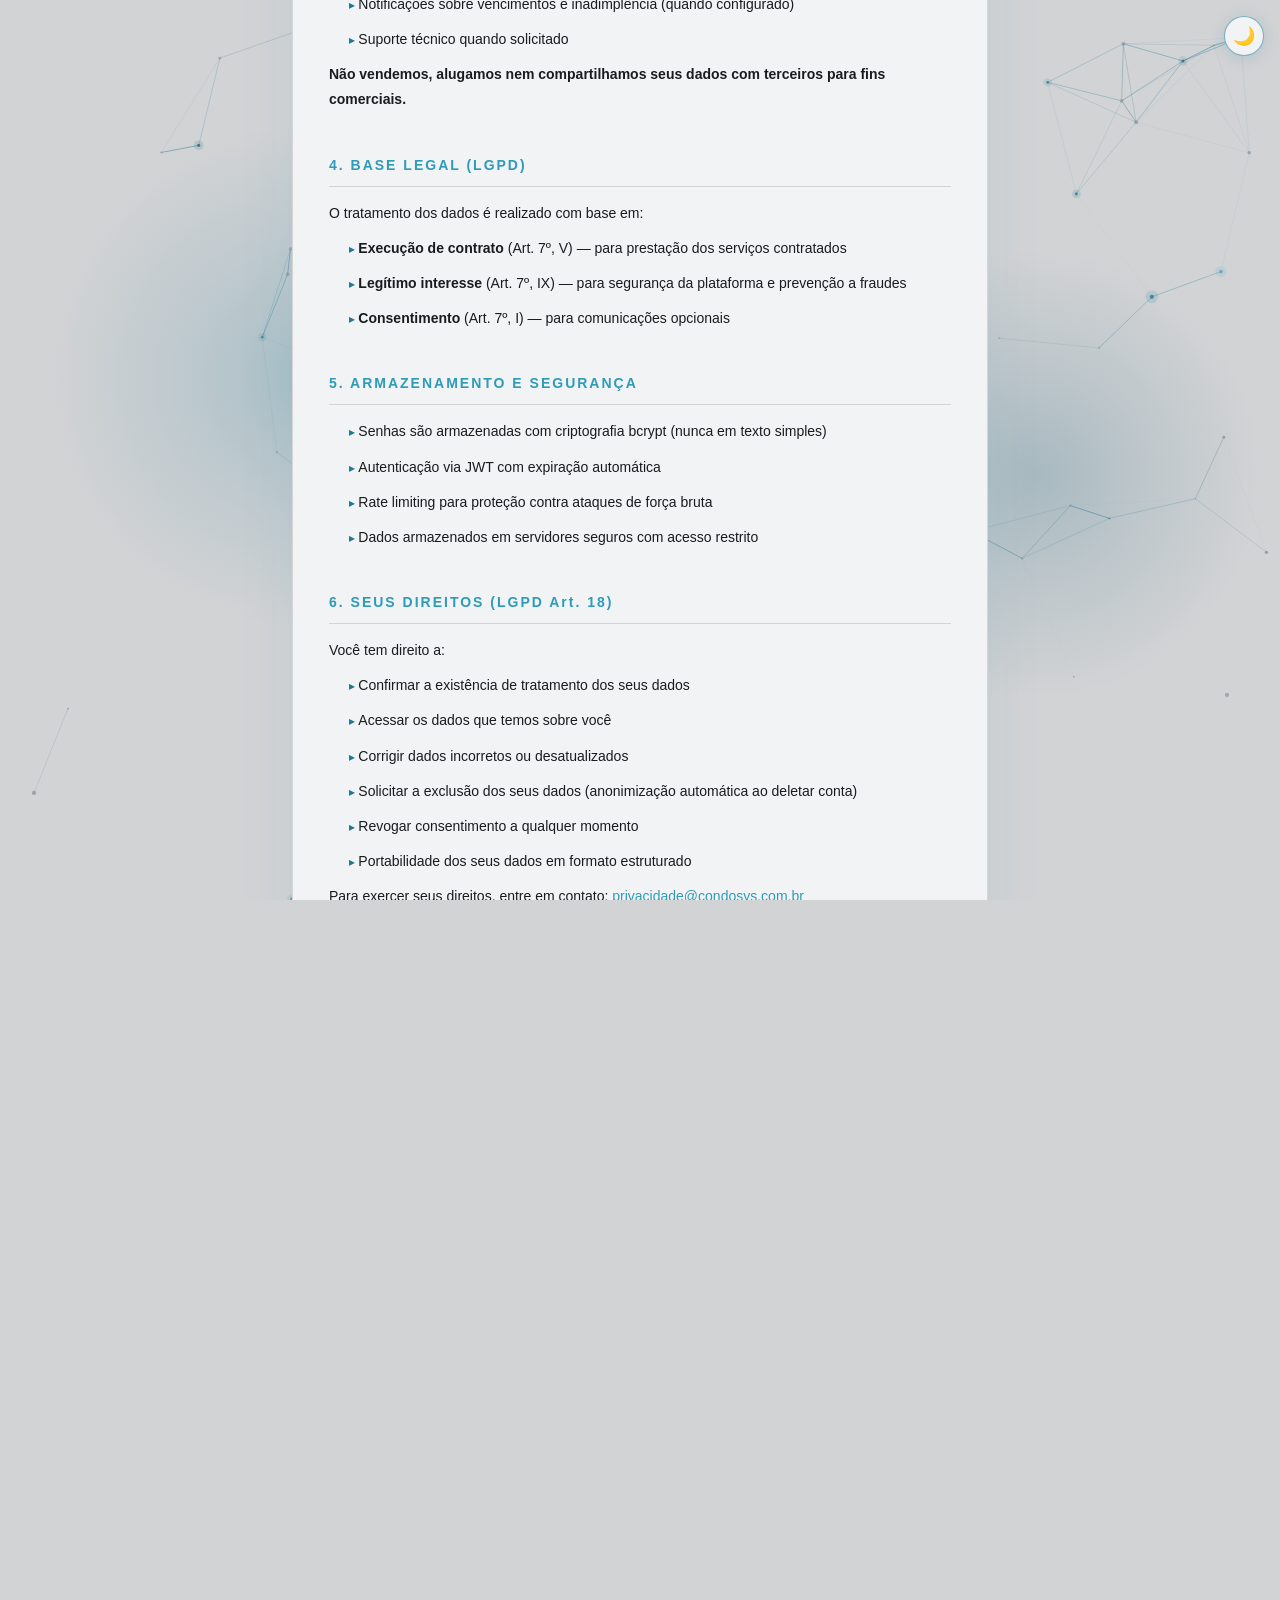
<file: privacidade.html>
<!DOCTYPE html>
<html lang="pt-BR">
<head>
  <meta charset="UTF-8">
  <meta http-equiv="Content-Security-Policy" content="default-src 'self'; script-src 'self' 'unsafe-inline'; style-src 'self' 'unsafe-inline' https://fonts.googleapis.com; font-src 'self' https://fonts.gstatic.com; img-src 'self' data:; connect-src 'self'; object-src 'none';">
  <meta name="viewport" content="width=device-width, initial-scale=1.0">
  <title>Política de Privacidade — CONDO//SYS</title>
  <link href="https://fonts.googleapis.com/css2?family=Syne:wght@400;500;600;700;800&family=JetBrains+Mono:wght@400;500&display=swap" rel="stylesheet">
  <meta name="theme-color" content="#06060f">
  <script>(function(){var t=localStorage.getItem('theme')||'light';document.documentElement.setAttribute('data-theme',t);})();</script>
  <link rel="stylesheet" href="styles.css">
  <style>
    .legal-wrap {
      max-width: 760px;
      margin: 0 auto;
      padding: 60px 32px;
      position: relative;
      z-index: 1;
    }
    .legal-logo {
      display: flex; align-items: center; gap: 16px; margin-bottom: 48px;
    }
    .legal-logo a {
      display: flex; align-items: center; gap: 16px; text-decoration: none;
    }
    .legal-panel {
      background: var(--surface);
      border: 1px solid var(--border);
      border-radius: var(--radius);
      overflow: hidden;
      backdrop-filter: blur(20px);
      -webkit-backdrop-filter: blur(20px);
      box-shadow: 0 0 60px rgba(var(--_p),.08);
      position: relative;
    }
    .legal-panel::before {
      content: ''; position: absolute; top: 0; left: 0; right: 0;
      height: 2px; background: var(--grad);
    }
    .legal-header {
      padding: 24px 36px;
      border-bottom: 1px solid var(--border);
      background: rgba(var(--_p),.06);
    }
    .legal-tag {
      font-family: var(--font-mono); font-size: 10px; letter-spacing: 3px;
      color: var(--p4); margin-bottom: 8px; display: block;
    }
    .legal-title {
      font-family: var(--font-display); font-size: 20px; font-weight: 700;
      color: var(--text-bright); letter-spacing: 2px;
    }
    .legal-date {
      font-family: var(--font-mono); font-size: 11px; color: var(--text-dim);
      margin-top: 6px;
    }
    .legal-body {
      padding: 36px;
      display: flex; flex-direction: column; gap: 32px;
    }
    .legal-section h2 {
      font-family: var(--font-ui); font-size: 14px; font-weight: 700;
      letter-spacing: 2px; color: var(--lavender);
      padding-bottom: 10px; border-bottom: 1px solid var(--border);
      margin-bottom: 14px;
    }
    .legal-section p, .legal-section li {
      font-family: var(--font-ui); font-size: 14px; line-height: 1.8;
      color: var(--text); margin-bottom: 10px;
    }
    .legal-section ul {
      padding-left: 20px; list-style: none;
    }
    .legal-section ul li::before {
      content: '▸ '; color: var(--p3); font-size: 12px;
    }
    .legal-section a { color: var(--lavender); text-decoration: underline; }
    .legal-footer {
      padding: 20px 36px;
      border-top: 1px solid var(--border);
      background: rgba(var(--_p),.04);
      display: flex; justify-content: space-between; align-items: center;
      flex-wrap: wrap; gap: 12px;
    }
    .legal-footer a {
      font-family: var(--font-mono); font-size: 11px; color: var(--lavender);
      text-decoration: none; letter-spacing: 1px;
    }
    .legal-footer a:hover { color: var(--p4); }
    @media (max-width: 600px) {
      .legal-wrap { padding: 32px 16px; }
      .legal-body { padding: 24px 20px; }
      .legal-header { padding: 20px 20px; }
      .legal-footer { padding: 16px 20px; flex-direction: column; }
    }
  </style>
</head>
<body class="login-page">
  <button class="theme-toggle" id="theme-toggle" onclick="toggleTheme()" title="Alternar tema" aria-label="Alternar tema claro/escuro">🌙</button>
  <canvas id="space-canvas" aria-hidden="true"></canvas>

  <div class="legal-wrap">
    <div class="legal-logo">
      <a href="login.html">
        <span class="logo-glyph">⬡</span>
        <div class="logo-stack">
          <span class="logo-main">CONDO//SYS</span>
          <span class="logo-sub">PLATAFORMA DE GESTÃO</span>
        </div>
      </a>
    </div>

    <div class="legal-panel">
      <div class="legal-header">
        <span class="legal-tag">// DOCUMENTO LEGAL</span>
        <div class="legal-title">POLÍTICA DE PRIVACIDADE</div>
        <div class="legal-date">Última atualização: maio de 2026 — em conformidade com a LGPD (Lei 13.709/2018)</div>
      </div>

      <div class="legal-body">

        <div class="legal-section">
          <h2>1. QUEM SOMOS</h2>
          <p>O CONDO//SYS é uma plataforma de gestão de condomínios desenvolvida para auxiliar síndicos, administradoras e moradores no controle financeiro, comunicação e gestão condominial.</p>
          <p>Para dúvidas sobre privacidade, entre em contato pelo e-mail: <a href="mailto:contato@condosys.com.br">contato@condosys.com.br</a></p>
        </div>

        <div class="legal-section">
          <h2>2. DADOS QUE COLETAMOS</h2>
          <p>Coletamos apenas os dados estritamente necessários para o funcionamento da plataforma:</p>
          <ul>
            <li>Nome completo e endereço de e-mail (para criação de conta e autenticação)</li>
            <li>Número de telefone e número do apartamento (para identificação do morador)</li>
            <li>Dados financeiros do condomínio: despesas, receitas, pagamentos de taxa condominial</li>
            <li>Registros de acesso (data/hora de login) para segurança da conta</li>
          </ul>
        </div>

        <div class="legal-section">
          <h2>3. COMO USAMOS SEUS DADOS</h2>
          <p>Seus dados são utilizados exclusivamente para:</p>
          <ul>
            <li>Autenticação e acesso seguro à plataforma</li>
            <li>Geração de relatórios financeiros do seu condomínio</li>
            <li>Envio de comunicados e avisos do condomínio</li>
            <li>Notificações sobre vencimentos e inadimplência (quando configurado)</li>
            <li>Suporte técnico quando solicitado</li>
          </ul>
          <p><strong>Não vendemos, alugamos nem compartilhamos seus dados com terceiros para fins comerciais.</strong></p>
        </div>

        <div class="legal-section">
          <h2>4. BASE LEGAL (LGPD)</h2>
          <p>O tratamento dos dados é realizado com base em:</p>
          <ul>
            <li><strong>Execução de contrato</strong> (Art. 7º, V) — para prestação dos serviços contratados</li>
            <li><strong>Legítimo interesse</strong> (Art. 7º, IX) — para segurança da plataforma e prevenção a fraudes</li>
            <li><strong>Consentimento</strong> (Art. 7º, I) — para comunicações opcionais</li>
          </ul>
        </div>

        <div class="legal-section">
          <h2>5. ARMAZENAMENTO E SEGURANÇA</h2>
          <ul>
            <li>Senhas são armazenadas com criptografia bcrypt (nunca em texto simples)</li>
            <li>Autenticação via JWT com expiração automática</li>
            <li>Rate limiting para proteção contra ataques de força bruta</li>
            <li>Dados armazenados em servidores seguros com acesso restrito</li>
          </ul>
        </div>

        <div class="legal-section">
          <h2>6. SEUS DIREITOS (LGPD Art. 18)</h2>
          <p>Você tem direito a:</p>
          <ul>
            <li>Confirmar a existência de tratamento dos seus dados</li>
            <li>Acessar os dados que temos sobre você</li>
            <li>Corrigir dados incorretos ou desatualizados</li>
            <li>Solicitar a exclusão dos seus dados (anonimização automática ao deletar conta)</li>
            <li>Revogar consentimento a qualquer momento</li>
            <li>Portabilidade dos seus dados em formato estruturado</li>
          </ul>
          <p>Para exercer seus direitos, entre em contato: <a href="mailto:privacidade@condosys.com.br">privacidade@condosys.com.br</a></p>
        </div>

        <div class="legal-section">
          <h2>7. RETENÇÃO DE DADOS</h2>
          <p>Os dados são mantidos enquanto a conta estiver ativa. Após exclusão da conta, os dados pessoais são anonimizados imediatamente (nome, e-mail e telefone são apagados). Registros financeiros históricos podem ser mantidos por até 5 anos para fins de auditoria fiscal.</p>
        </div>

        <div class="legal-section">
          <h2>8. COOKIES</h2>
          <p>Utilizamos apenas cookies de sessão essenciais para manter o login ativo. Não utilizamos cookies de rastreamento, publicidade ou analytics de terceiros.</p>
        </div>

        <div class="legal-section">
          <h2>9. ALTERAÇÕES NESTA POLÍTICA</h2>
          <p>Qualquer alteração significativa será comunicada por e-mail com 15 dias de antecedência. O uso continuado da plataforma após este prazo implica concordância com os novos termos.</p>
        </div>

        <div class="legal-section">
          <h2>10. ENCARREGADO DE DADOS (DPO)</h2>
          <p>Em conformidade com o Art. 41 da LGPD, disponibilizamos canal de contato para o Encarregado pelo Tratamento de Dados Pessoais:</p>
          <ul>
            <li>E-mail: <a href="mailto:privacidade@condosys.com.br">privacidade@condosys.com.br</a></li>
          </ul>
          <p>Para exercer seus direitos previstos no Art. 18 da LGPD (acesso, correção, exclusão, portabilidade, revogação de consentimento), envie sua solicitação para o endereço acima. O prazo de resposta é de até 15 dias corridos.</p>
          <p>Caso sua solicitação não seja atendida de forma satisfatória, você pode apresentar reclamação à <strong>Autoridade Nacional de Proteção de Dados (ANPD)</strong>: <a href="https://www.gov.br/anpd" target="_blank" rel="noopener noreferrer">www.gov.br/anpd</a></p>
        </div>

      </div>

      <div class="legal-footer">
        <div style="display:flex;gap:24px;flex-wrap:wrap;">
          <a href="login.html">← Voltar ao Login</a>
          <a href="termos.html">Termos de Uso</a>
        </div>
        <span style="font-family:var(--font-mono);font-size:10px;color:var(--text-dim);">CONDO//SYS — v2.4.1 · LGPD Compliant</span>
      </div>
    </div>
  </div>

  <script src="Space.js"></script>
  <script src="js/theme.js"></script>
</body>
</html>
</file>
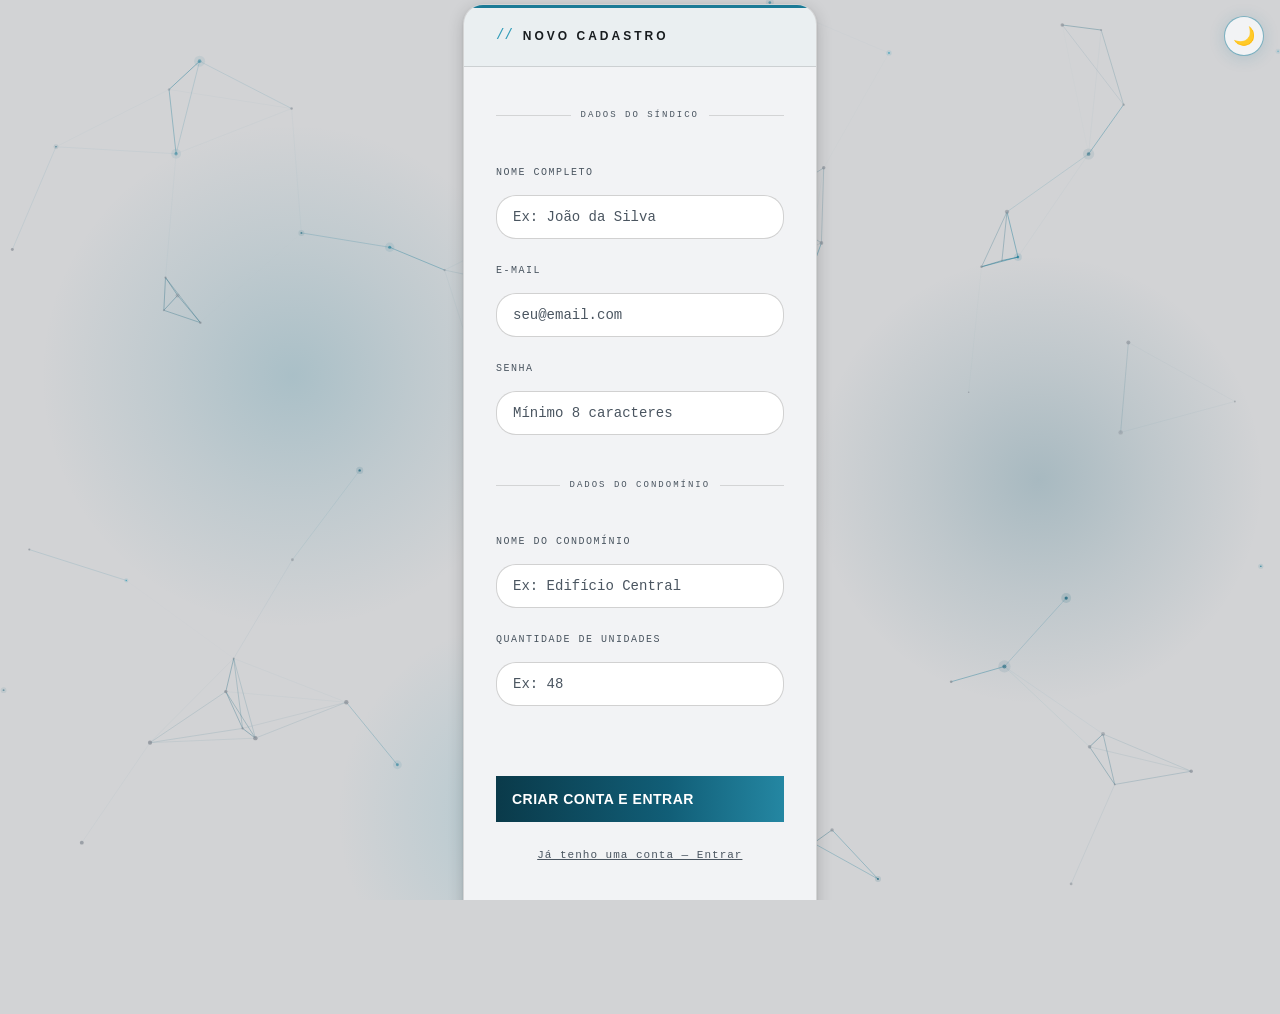
<file: registro.html>
<!DOCTYPE html>
<html lang="pt-BR">
<head>
  <meta charset="UTF-8">
  <meta http-equiv="Content-Security-Policy" content="default-src 'self'; script-src 'self' 'unsafe-inline'; style-src 'self' 'unsafe-inline' https://fonts.googleapis.com; font-src 'self' https://fonts.gstatic.com; img-src 'self' data:; connect-src 'self' http://127.0.0.1:8000 http://localhost:8000; object-src 'none';">
  <meta name="viewport" content="width=device-width, initial-scale=1.0">
  <title>CondoSYS — Criar Conta</title>

  <link href="https://fonts.googleapis.com/css2?family=Syne:wght@400;500;600;700;800&family=JetBrains+Mono:wght@400;500&display=swap" rel="stylesheet">
  <meta name="theme-color" content="#06060f">
  <link rel="manifest" href="manifest.json">
  <script>(function(){var t=localStorage.getItem('theme')||'light';document.documentElement.setAttribute('data-theme',t);})();</script>
  <link rel="stylesheet" href="styles.css">
  <style>
    @media (prefers-reduced-motion: no-preference) {
      .login-logo  { opacity: 0; animation: fadeUp .5s ease .1s forwards; }
      .login-card  { opacity: 0; animation: fadeUp .5s ease .25s forwards; }
      .login-card-body .field:nth-child(1) { opacity:0; animation: fadeUp .4s ease .35s forwards; }
      .login-card-body .field:nth-child(2) { opacity:0; animation: fadeUp .4s ease .42s forwards; }
      .login-card-body .field:nth-child(3) { opacity:0; animation: fadeUp .4s ease .49s forwards; }
      .login-card-body .field:nth-child(4) { opacity:0; animation: fadeUp .4s ease .56s forwards; }
      .login-card-body .field:nth-child(5) { opacity:0; animation: fadeUp .4s ease .63s forwards; }
      .login-card-body .btn-login { opacity:0; animation: fadeUp .4s ease .72s forwards; }
    }

    .reg-divider {
      display: flex;
      align-items: center;
      gap: 10px;
      margin: 6px 0 18px;
    }
    .reg-divider-line { flex: 1; height: 1px; background: var(--border); }
    .reg-divider-label {
      font-family: var(--font-mono);
      font-size: 9px;
      letter-spacing: 2px;
      color: var(--text-dim);
      white-space: nowrap;
    }
  </style>
</head>

<body class="login-page">

  <button class="theme-toggle" id="theme-toggle" onclick="toggleTheme()" title="Alternar tema" aria-label="Alternar tema claro/escuro">🌙</button>
  <canvas id="space-canvas" aria-hidden="true"></canvas>

  <main>
  <div class="login-wrap">

    <div class="login-logo">
      <span class="logo-glyph">⬡</span>
      <div class="logo-stack">
        <span class="logo-main">CONDO//SYS</span>
        <span class="logo-sub">CRIAR CONTA DE SÍNDICO · v2.4.1</span>
      </div>
    </div>

    <div class="login-card">

      <div class="login-card-corner tl"></div>
      <div class="login-card-corner tr"></div>
      <div class="login-card-corner bl"></div>
      <div class="login-card-corner br"></div>

      <div class="login-card-header">
        <span class="login-card-prefix">//</span>
        <span class="login-card-title">NOVO CADASTRO</span>
      </div>

      <div class="login-card-body">

        <!-- Dados do síndico -->
        <div class="reg-divider">
          <div class="reg-divider-line"></div>
          <span class="reg-divider-label">DADOS DO SÍNDICO</span>
          <div class="reg-divider-line"></div>
        </div>

        <div class="field">
          <label class="field-label" for="reg-nome">NOME COMPLETO</label>
          <input class="field-input" type="text" id="reg-nome" placeholder="Ex: João da Silva"
            autocomplete="name" spellcheck="false">
        </div>

        <div class="field">
          <label class="field-label" for="reg-email">E-MAIL</label>
          <input class="field-input" type="email" id="reg-email" placeholder="seu@email.com"
            autocomplete="email" spellcheck="false">
        </div>

        <div class="field">
          <label class="field-label" for="reg-senha">SENHA</label>
          <input class="field-input" type="password" id="reg-senha" placeholder="Mínimo 8 caracteres"
            autocomplete="new-password">
        </div>

        <!-- Dados do condomínio -->
        <div class="reg-divider" style="margin-top:20px;">
          <div class="reg-divider-line"></div>
          <span class="reg-divider-label">DADOS DO CONDOMÍNIO</span>
          <div class="reg-divider-line"></div>
        </div>

        <div class="field">
          <label class="field-label" for="reg-condo-nome">NOME DO CONDOMÍNIO</label>
          <input class="field-input" type="text" id="reg-condo-nome" placeholder="Ex: Edifício Central"
            spellcheck="false">
        </div>

        <div class="field">
          <label class="field-label" for="reg-unidades">QUANTIDADE DE UNIDADES</label>
          <input class="field-input" type="number" id="reg-unidades" placeholder="Ex: 48"
            min="1" max="9999">
        </div>

        <div id="reg-feedback" class="login-feedback" style="margin-top:4px;"></div>

        <button type="button" class="btn-login" id="btn-registrar" onclick="submitRegistro()">
          CRIAR CONTA E ENTRAR
        </button>

        <div style="text-align:center;margin-top:-4px;">
          <a href="login.html"
            style="font-family:var(--font-mono);font-size:11px;color:var(--text-dim);letter-spacing:1px;text-decoration:underline;cursor:pointer;">
            Já tenho uma conta — Entrar
          </a>
        </div>

      </div>

      <div class="login-card-footer">
        <div class="login-status" style="display:flex;align-items:center;gap:8px;">
          <span class="sys-dot" id="api-dot" style="width:7px;height:7px;"></span>
          <span id="login-api-status">Verificando sistema...</span>
        </div>
        <span class="login-version">v2.4.1 · SECURE</span>
      </div>

      <div style="display:flex;justify-content:center;gap:20px;padding:14px 28px;border-top:1px solid var(--border);background:rgba(var(--_p),.02);">
        <a href="privacidade.html" style="font-family:var(--font-mono);font-size:10px;color:var(--text-dim);text-decoration:none;letter-spacing:1px;" target="_blank">Privacidade</a>
        <a href="termos.html" style="font-family:var(--font-mono);font-size:10px;color:var(--text-dim);text-decoration:none;letter-spacing:1px;" target="_blank">Termos de Uso</a>
        <a href="mailto:contato@condosys.com.br" style="font-family:var(--font-mono);font-size:10px;color:var(--text-dim);text-decoration:none;letter-spacing:1px;">Suporte</a>
      </div>

    </div>

  </div>
  </main>

  <script src="js/theme.js"></script>
  <script src="config.js"></script>
  <script src="Space.js"></script>
  <script>
    // ── Status da API ─────────────────────────────────────────
    async function verificarAPI() {
      const el  = document.getElementById("login-api-status");
      const dot = document.getElementById("api-dot");
      try {
        const res = await fetch(`${API_BASE}/`);
        if (res.ok) {
          if (el)  el.textContent = "Sistema online";
          if (dot) { dot.classList.add("ok"); dot.classList.remove("erro"); }
        } else throw new Error();
      } catch {
        if (el)  el.textContent = "Sistema offline";
        if (dot) { dot.classList.add("erro"); dot.classList.remove("ok"); }
      }
    }
    document.addEventListener("DOMContentLoaded", verificarAPI);

    // ── Registro ──────────────────────────────────────────────
    async function submitRegistro() {
      const nome     = document.getElementById("reg-nome").value.trim();
      const email    = document.getElementById("reg-email").value.trim();
      const senha    = document.getElementById("reg-senha").value;
      const condo    = document.getElementById("reg-condo-nome").value.trim();
      const unidades = parseInt(document.getElementById("reg-unidades").value) || 0;
      const btn      = document.getElementById("btn-registrar");

      if (!nome || !email || !senha || !condo || !unidades) {
        setFeedback("Preencha todos os campos.", "erro");
        return;
      }
      if (senha.length < 8) {
        setFeedback("A senha deve ter pelo menos 8 caracteres.", "erro");
        return;
      }
      if (unidades < 1) {
        setFeedback("Informe pelo menos 1 unidade.", "erro");
        return;
      }

      btn.disabled  = true;
      btn.innerText = "CRIANDO CONTA…";

      try {
        const res = await fetch(`${API_BASE}/registro`, {
          method: "POST",
          headers: { "Content-Type": "application/json" },
          body: JSON.stringify({
            nome,
            email,
            senha,
            nome_condominio: condo,
            quantidade_unidades: unidades,
          }),
        });

        const data = await res.json();

        if (!res.ok) {
          setFeedback(data.detail || "Erro ao criar conta.", "erro");
          btn.disabled  = false;
          btn.innerText = "CRIAR CONTA E ENTRAR";
          return;
        }

        sessionStorage.setItem("token",   data.access_token);
        sessionStorage.setItem("usuario", JSON.stringify(data.usuario));

        setFeedback("Conta criada! Redirecionando…", "ok");
        setTimeout(() => { window.location.href = "index.html"; }, 1000);

      } catch (err) {
        console.error(err);
        setFeedback("Sem conexão com o servidor.", "erro");
        btn.disabled  = false;
        btn.innerText = "CRIAR CONTA E ENTRAR";
      }
    }

    function setFeedback(msg, tipo) {
      const el = document.getElementById("reg-feedback");
      if (el) { el.textContent = msg; el.className = "login-feedback " + tipo; }
    }

    // Enter submete
    document.addEventListener("keydown", (e) => {
      if (e.key === "Enter") submitRegistro();
    });
  </script>
</body>
</html>
</file>
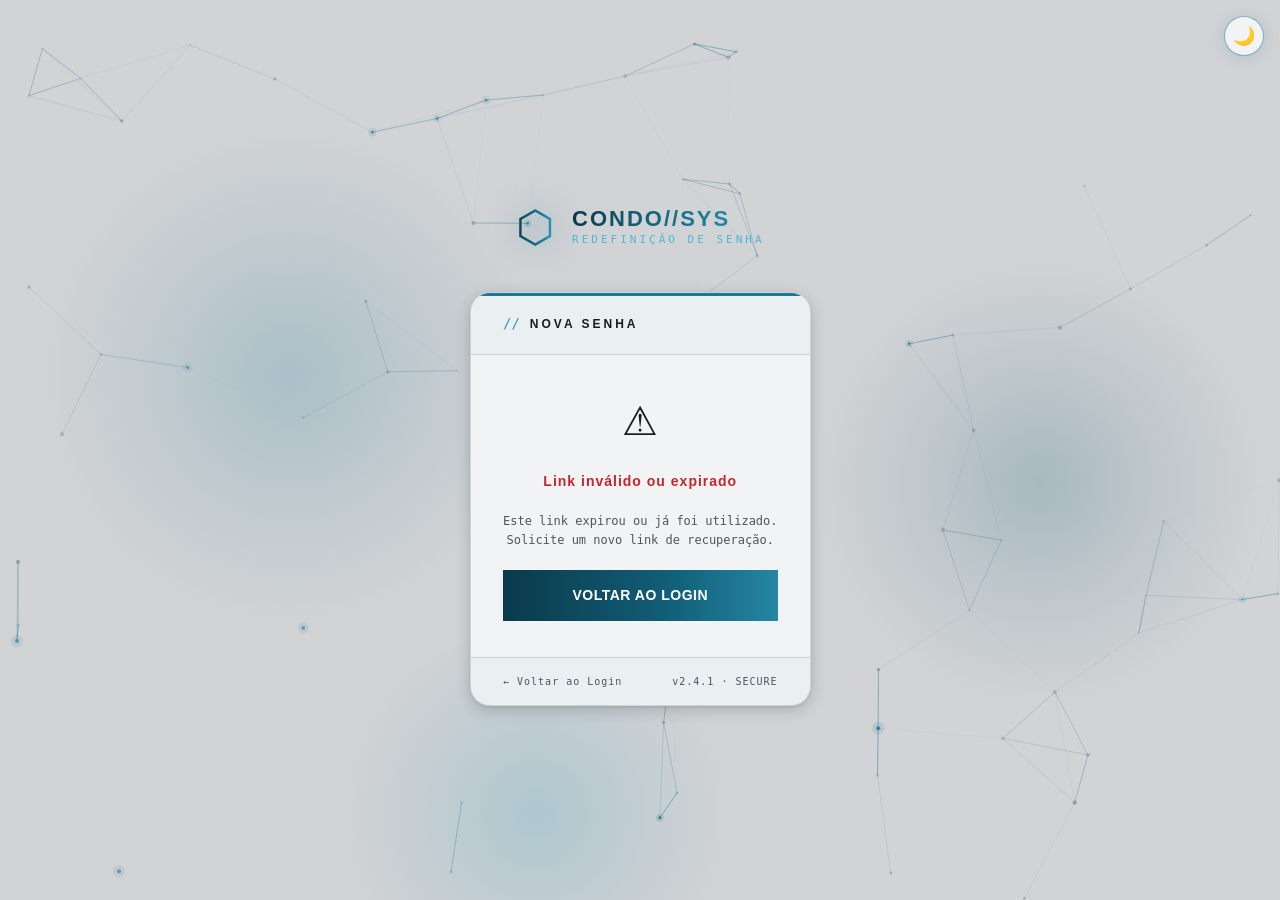
<file: resetar-senha.html>
<!DOCTYPE html>
<html lang="pt-BR">
<head>
  <meta charset="UTF-8">
  <meta http-equiv="Content-Security-Policy" content="default-src 'self'; script-src 'self' 'unsafe-inline'; style-src 'self' 'unsafe-inline' https://fonts.googleapis.com; font-src 'self' https://fonts.gstatic.com; img-src 'self' data:; connect-src 'self' http://127.0.0.1:8000 http://localhost:8000; object-src 'none';">
  <meta name="viewport" content="width=device-width, initial-scale=1.0">
  <title>Redefinir Senha — CONDO//SYS</title>
  <link href="https://fonts.googleapis.com/css2?family=Syne:wght@400;500;600;700;800&family=JetBrains+Mono:wght@400;500&display=swap" rel="stylesheet">
  <meta name="theme-color" content="#06060f">
  <script>(function(){var t=localStorage.getItem('theme')||'light';document.documentElement.setAttribute('data-theme',t);})();</script>
  <link rel="stylesheet" href="styles.css">
  <style>
    .login-card-body .field { gap: 8px; }
    .login-card-body .field-input { padding: 13px 16px; font-size: 16px; }
  </style>
</head>
<body class="login-page">
  <button class="theme-toggle" id="theme-toggle" onclick="toggleTheme()" title="Alternar tema" aria-label="Alternar tema claro/escuro">🌙</button>
  <canvas id="space-canvas" aria-hidden="true"></canvas>

  <main>
  <div class="login-wrap">

    <div class="login-logo">
      <span class="logo-glyph">⬡</span>
      <div class="logo-stack">
        <span class="logo-main">CONDO//SYS</span>
        <span class="logo-sub">REDEFINIÇÃO DE SENHA</span>
      </div>
    </div>

    <div class="login-card">
      <div class="login-card-corner tl"></div>
      <div class="login-card-corner tr"></div>
      <div class="login-card-corner bl"></div>
      <div class="login-card-corner br"></div>

      <div class="login-card-header">
        <span class="login-card-prefix">//</span>
        <span class="login-card-title">NOVA SENHA</span>
      </div>

      <div class="login-card-body" id="form-body">
        <p style="font-family:var(--font-mono);font-size:12px;color:var(--text-dim);letter-spacing:.5px;line-height:1.7;margin-top:-8px;">
          Crie uma nova senha para sua conta. A senha deve ter no mínimo 8 caracteres.
        </p>

        <div class="field">
          <label class="field-label" for="nova-senha">NOVA SENHA</label>
          <input class="field-input" type="password" id="nova-senha"
            placeholder="mínimo 8 caracteres" autocomplete="new-password">
          <span class="field-erro" id="nova-senha-erro"></span>
        </div>

        <div class="field">
          <label class="field-label" for="confirmar-senha">CONFIRMAR SENHA</label>
          <input class="field-input" type="password" id="confirmar-senha"
            placeholder="repita a nova senha" autocomplete="new-password">
          <span class="field-erro" id="confirmar-senha-erro"></span>
        </div>

        <div id="reset-feedback" class="login-feedback"></div>

        <button type="button" class="btn-login" id="btn-resetar" onclick="submitResetarSenha()">
          <span id="btn-label">SALVAR NOVA SENHA</span>
        </button>
      </div>

      <!-- Estado de sucesso (oculto) -->
      <div class="login-card-body" id="sucesso-body" style="display:none;text-align:center;gap:20px;">
        <div style="font-size:40px;">✓</div>
        <p style="font-family:var(--font-ui);font-size:15px;color:var(--green);font-weight:600;letter-spacing:1px;">
          Senha redefinida com sucesso!
        </p>
        <p style="font-family:var(--font-mono);font-size:12px;color:var(--text-dim);line-height:1.6;">
          Você já pode entrar na plataforma com a nova senha.
        </p>
        <a href="login.html" class="btn-login" style="text-decoration:none;display:block;text-align:center;">
          IR PARA O LOGIN
        </a>
      </div>

      <!-- Token inválido (oculto) -->
      <div class="login-card-body" id="erro-token-body" style="display:none;text-align:center;gap:20px;">
        <div style="font-size:40px;">⚠</div>
        <p style="font-family:var(--font-ui);font-size:14px;color:var(--red);font-weight:600;letter-spacing:1px;">
          Link inválido ou expirado
        </p>
        <p style="font-family:var(--font-mono);font-size:12px;color:var(--text-dim);line-height:1.6;">
          Este link expirou ou já foi utilizado.<br>
          Solicite um novo link de recuperação.
        </p>
        <a href="login.html" class="btn-login" style="text-decoration:none;display:block;text-align:center;">
          VOLTAR AO LOGIN
        </a>
      </div>

      <div class="login-card-footer">
        <a href="login.html" style="font-family:var(--font-mono);font-size:10px;color:var(--text-dim);text-decoration:none;letter-spacing:1px;">← Voltar ao Login</a>
        <span class="login-version">v2.4.1 · SECURE</span>
      </div>
    </div>

  </div>
  </main>

  <script src="js/theme.js"></script>
  <script src="config.js"></script>
  <script src="Space.js"></script>
  <script>
    const _token = new URLSearchParams(window.location.search).get("token");

    if (!_token) {
      document.getElementById("form-body").style.display = "none";
      document.getElementById("erro-token-body").style.display = "flex";
    }

    async function submitResetarSenha() {
      const nova      = document.getElementById("nova-senha").value;
      const confirmar = document.getElementById("confirmar-senha").value;
      const btn       = document.getElementById("btn-resetar");
      const label     = document.getElementById("btn-label");
      const feedback  = document.getElementById("reset-feedback");

      // Limpa erros
      document.getElementById("nova-senha-erro").style.display = "none";
      document.getElementById("confirmar-senha-erro").style.display = "none";
      feedback.textContent = ""; feedback.className = "login-feedback";

      if (nova.length < 8) {
        const e = document.getElementById("nova-senha-erro");
        e.textContent = "Mínimo 8 caracteres"; e.style.display = "block";
        document.getElementById("nova-senha").classList.add("field-input--erro");
        return;
      }
      if (nova !== confirmar) {
        const e = document.getElementById("confirmar-senha-erro");
        e.textContent = "As senhas não coincidem"; e.style.display = "block";
        document.getElementById("confirmar-senha").classList.add("field-input--erro");
        return;
      }

      btn.disabled = true;
      label.textContent = "SALVANDO…";

      try {
        const res = await fetch(`${API_BASE}/usuarios/resetar-senha`, {
          method: "POST",
          headers: { "Content-Type": "application/json" },
          body: JSON.stringify({ token: _token, nova_senha: nova }),
        });
        const data = await res.json();

        if (res.ok) {
          document.getElementById("form-body").style.display = "none";
          document.getElementById("sucesso-body").style.display = "flex";
        } else {
          feedback.textContent = data.detail || "Erro ao redefinir senha.";
          feedback.className = "login-feedback erro";
          if (res.status === 400 && (data.detail || "").includes("expirado")) {
            setTimeout(() => {
              document.getElementById("form-body").style.display = "none";
              document.getElementById("erro-token-body").style.display = "flex";
            }, 2000);
          }
          btn.disabled = false;
          label.textContent = "SALVAR NOVA SENHA";
        }
      } catch {
        feedback.textContent = "Erro de conexão. Tente novamente.";
        feedback.className = "login-feedback erro";
        btn.disabled = false;
        label.textContent = "SALVAR NOVA SENHA";
      }
    }

    document.addEventListener("keydown", e => {
      if (e.key === "Enter") submitResetarSenha();
    });
  </script>
</body>
</html>
</file>
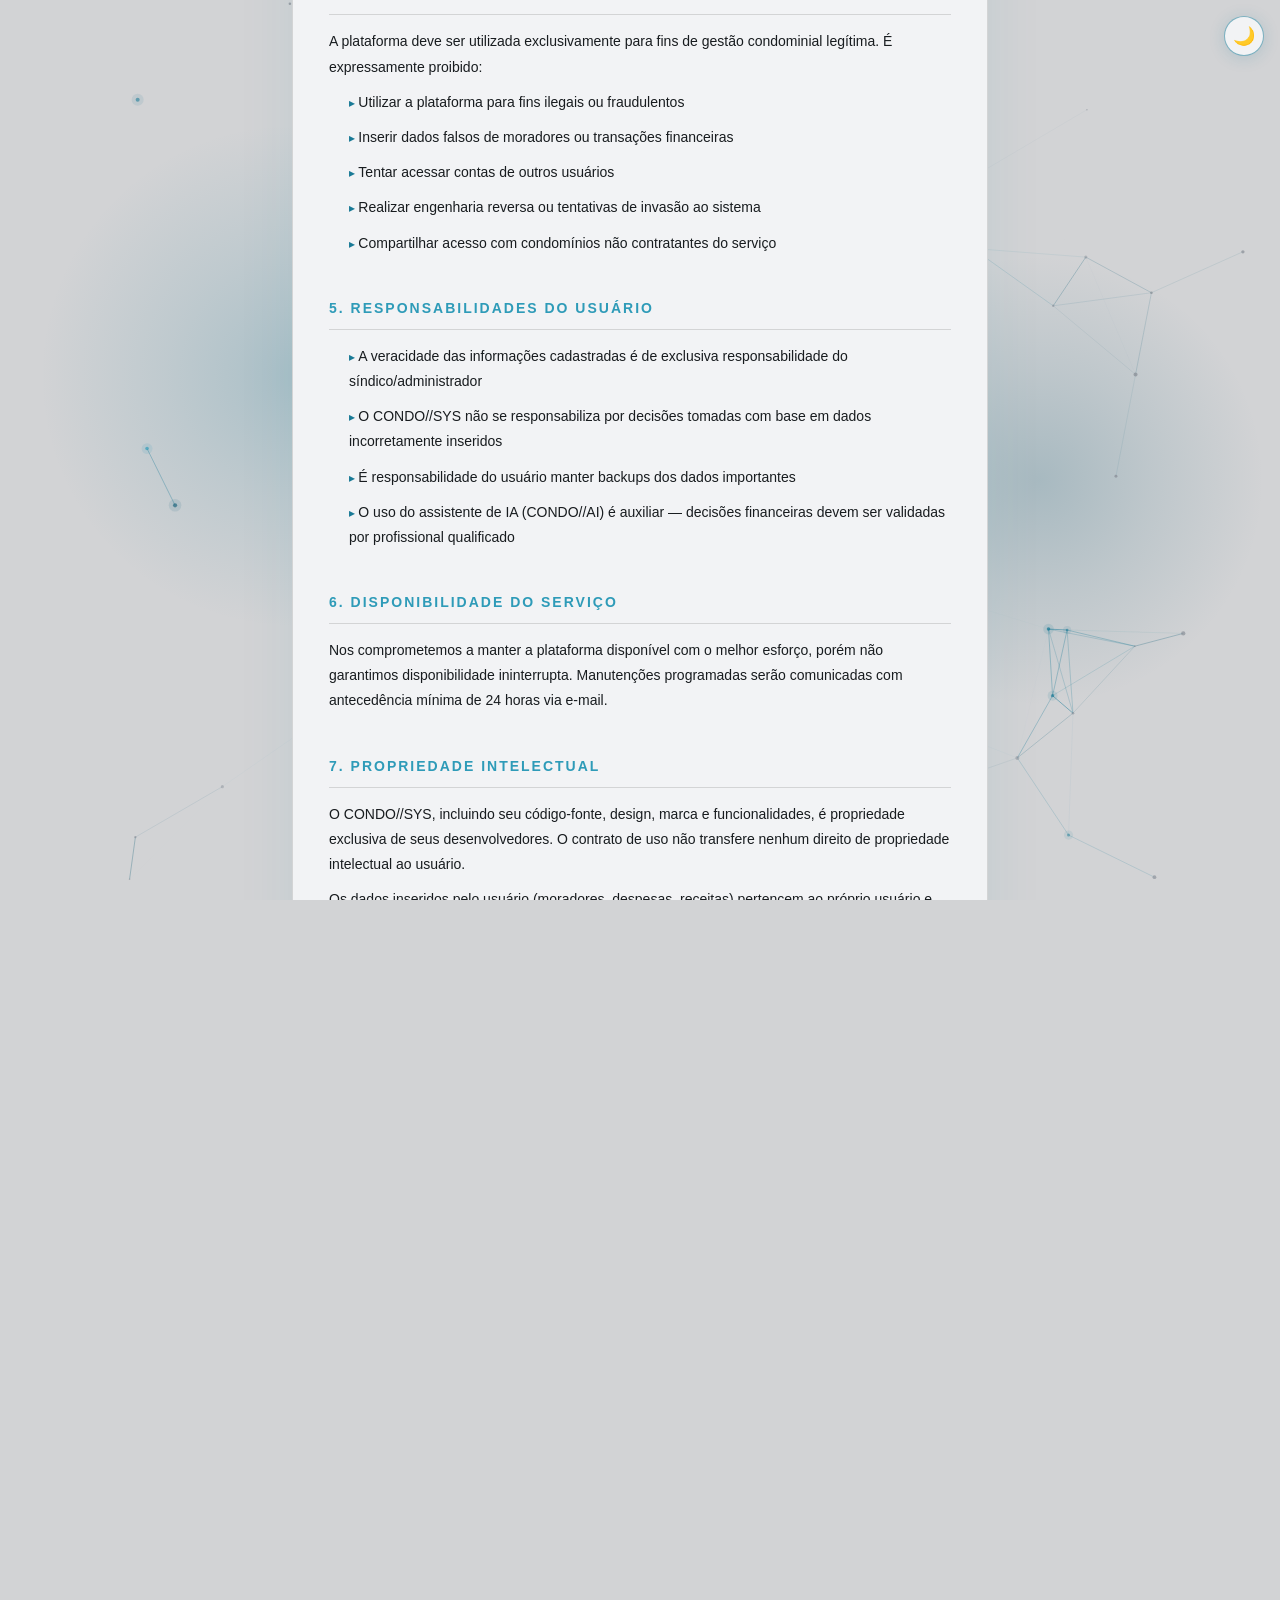
<file: termos.html>
<!DOCTYPE html>
<html lang="pt-BR">
<head>
  <meta charset="UTF-8">
  <meta http-equiv="Content-Security-Policy" content="default-src 'self'; script-src 'self' 'unsafe-inline'; style-src 'self' 'unsafe-inline' https://fonts.googleapis.com; font-src 'self' https://fonts.gstatic.com; img-src 'self' data:; connect-src 'self'; object-src 'none';">
  <meta name="viewport" content="width=device-width, initial-scale=1.0">
  <title>Termos de Uso — CONDO//SYS</title>
  <link href="https://fonts.googleapis.com/css2?family=Syne:wght@400;500;600;700;800&family=JetBrains+Mono:wght@400;500&display=swap" rel="stylesheet">
  <meta name="theme-color" content="#06060f">
  <script>(function(){var t=localStorage.getItem('theme')||'light';document.documentElement.setAttribute('data-theme',t);})();</script>
  <link rel="stylesheet" href="styles.css">
  <style>
    .legal-wrap {
      max-width: 760px;
      margin: 0 auto;
      padding: 60px 32px;
      position: relative;
      z-index: 1;
    }
    .legal-logo { display: flex; align-items: center; gap: 16px; margin-bottom: 48px; }
    .legal-logo a { display: flex; align-items: center; gap: 16px; text-decoration: none; }
    .legal-panel {
      background: var(--surface);
      border: 1px solid var(--border);
      border-radius: var(--radius);
      overflow: hidden;
      backdrop-filter: blur(20px);
      -webkit-backdrop-filter: blur(20px);
      box-shadow: 0 0 60px rgba(var(--_p),.08);
      position: relative;
    }
    .legal-panel::before {
      content: ''; position: absolute; top: 0; left: 0; right: 0;
      height: 2px; background: var(--grad);
    }
    .legal-header {
      padding: 24px 36px;
      border-bottom: 1px solid var(--border);
      background: rgba(var(--_p),.06);
    }
    .legal-tag { font-family: var(--font-mono); font-size: 10px; letter-spacing: 3px; color: var(--p4); margin-bottom: 8px; display: block; }
    .legal-title { font-family: var(--font-display); font-size: 20px; font-weight: 700; color: var(--text-bright); letter-spacing: 2px; }
    .legal-date { font-family: var(--font-mono); font-size: 11px; color: var(--text-dim); margin-top: 6px; }
    .legal-body { padding: 36px; display: flex; flex-direction: column; gap: 32px; }
    .legal-section h2 {
      font-family: var(--font-ui); font-size: 14px; font-weight: 700;
      letter-spacing: 2px; color: var(--lavender);
      padding-bottom: 10px; border-bottom: 1px solid var(--border); margin-bottom: 14px;
    }
    .legal-section p, .legal-section li {
      font-family: var(--font-ui); font-size: 14px; line-height: 1.8; color: var(--text); margin-bottom: 10px;
    }
    .legal-section ul { padding-left: 20px; list-style: none; }
    .legal-section ul li::before { content: '▸ '; color: var(--p3); font-size: 12px; }
    .legal-section a { color: var(--lavender); text-decoration: underline; }
    .legal-footer {
      padding: 20px 36px; border-top: 1px solid var(--border);
      background: rgba(var(--_p),.04);
      display: flex; justify-content: space-between; align-items: center;
      flex-wrap: wrap; gap: 12px;
    }
    .legal-footer a { font-family: var(--font-mono); font-size: 11px; color: var(--lavender); text-decoration: none; letter-spacing: 1px; }
    .legal-footer a:hover { color: var(--p4); }
    @media (max-width: 600px) {
      .legal-wrap { padding: 32px 16px; }
      .legal-body { padding: 24px 20px; }
      .legal-header { padding: 20px 20px; }
      .legal-footer { padding: 16px 20px; flex-direction: column; }
    }
  </style>
</head>
<body class="login-page">
  <button class="theme-toggle" id="theme-toggle" onclick="toggleTheme()" title="Alternar tema" aria-label="Alternar tema claro/escuro">🌙</button>
  <canvas id="space-canvas" aria-hidden="true"></canvas>

  <div class="legal-wrap">
    <div class="legal-logo">
      <a href="login.html">
        <span class="logo-glyph">⬡</span>
        <div class="logo-stack">
          <span class="logo-main">CONDO//SYS</span>
          <span class="logo-sub">PLATAFORMA DE GESTÃO</span>
        </div>
      </a>
    </div>

    <div class="legal-panel">
      <div class="legal-header">
        <span class="legal-tag">// DOCUMENTO LEGAL</span>
        <div class="legal-title">TERMOS DE USO</div>
        <div class="legal-date">Última atualização: maio de 2025</div>
      </div>

      <div class="legal-body">

        <div class="legal-section">
          <h2>1. ACEITAÇÃO DOS TERMOS</h2>
          <p>Ao criar uma conta ou utilizar o CONDO//SYS, você concorda integralmente com estes Termos de Uso. Se não concordar com qualquer parte destes termos, não utilize a plataforma.</p>
        </div>

        <div class="legal-section">
          <h2>2. DESCRIÇÃO DO SERVIÇO</h2>
          <p>O CONDO//SYS é uma plataforma SaaS (Software como Serviço) de gestão condominial que oferece:</p>
          <ul>
            <li>Controle financeiro (despesas, receitas, saldo)</li>
            <li>Gestão de moradores e inadimplência</li>
            <li>Quadro de avisos e comunicados</li>
            <li>Relatórios em PDF</li>
            <li>Assistente de inteligência artificial (CONDO//AI)</li>
            <li>Importação de dados via planilha Excel</li>
          </ul>
        </div>

        <div class="legal-section">
          <h2>3. CONTA E ACESSO</h2>
          <ul>
            <li>Você é responsável por manter a confidencialidade de sua senha de acesso</li>
            <li>Não compartilhe suas credenciais com terceiros não autorizados</li>
            <li>Notifique-nos imediatamente caso suspeite de acesso não autorizado à sua conta</li>
            <li>Cada conta é pessoal e intransferível</li>
          </ul>
        </div>

        <div class="legal-section">
          <h2>4. USO PERMITIDO</h2>
          <p>A plataforma deve ser utilizada exclusivamente para fins de gestão condominial legítima. É expressamente proibido:</p>
          <ul>
            <li>Utilizar a plataforma para fins ilegais ou fraudulentos</li>
            <li>Inserir dados falsos de moradores ou transações financeiras</li>
            <li>Tentar acessar contas de outros usuários</li>
            <li>Realizar engenharia reversa ou tentativas de invasão ao sistema</li>
            <li>Compartilhar acesso com condomínios não contratantes do serviço</li>
          </ul>
        </div>

        <div class="legal-section">
          <h2>5. RESPONSABILIDADES DO USUÁRIO</h2>
          <ul>
            <li>A veracidade das informações cadastradas é de exclusiva responsabilidade do síndico/administrador</li>
            <li>O CONDO//SYS não se responsabiliza por decisões tomadas com base em dados incorretamente inseridos</li>
            <li>É responsabilidade do usuário manter backups dos dados importantes</li>
            <li>O uso do assistente de IA (CONDO//AI) é auxiliar — decisões financeiras devem ser validadas por profissional qualificado</li>
          </ul>
        </div>

        <div class="legal-section">
          <h2>6. DISPONIBILIDADE DO SERVIÇO</h2>
          <p>Nos comprometemos a manter a plataforma disponível com o melhor esforço, porém não garantimos disponibilidade ininterrupta. Manutenções programadas serão comunicadas com antecedência mínima de 24 horas via e-mail.</p>
        </div>

        <div class="legal-section">
          <h2>7. PROPRIEDADE INTELECTUAL</h2>
          <p>O CONDO//SYS, incluindo seu código-fonte, design, marca e funcionalidades, é propriedade exclusiva de seus desenvolvedores. O contrato de uso não transfere nenhum direito de propriedade intelectual ao usuário.</p>
          <p>Os dados inseridos pelo usuário (moradores, despesas, receitas) pertencem ao próprio usuário e podem ser exportados a qualquer momento.</p>
        </div>

        <div class="legal-section">
          <h2>8. LIMITAÇÃO DE RESPONSABILIDADE</h2>
          <p>O CONDO//SYS não será responsável por:</p>
          <ul>
            <li>Perdas financeiras decorrentes de uso inadequado da plataforma</li>
            <li>Danos causados por falha de conectividade com a internet</li>
            <li>Dados perdidos em razão de ação do próprio usuário</li>
            <li>Consequências de decisões tomadas com base nas análises do assistente de IA</li>
          </ul>
        </div>

        <div class="legal-section">
          <h2>9. CANCELAMENTO</h2>
          <p>O usuário pode cancelar sua conta a qualquer momento. Após o cancelamento, os dados pessoais serão anonimizados conforme nossa Política de Privacidade. Dados financeiros históricos podem ser mantidos por até 5 anos para fins legais.</p>
        </div>

        <div class="legal-section">
          <h2>10. ALTERAÇÕES NOS TERMOS</h2>
          <p>Reservamo-nos o direito de modificar estes termos a qualquer momento. Alterações significativas serão comunicadas por e-mail com 15 dias de antecedência. O uso continuado após este prazo implica aceitação dos novos termos.</p>
        </div>

        <div class="legal-section">
          <h2>11. LEGISLAÇÃO APLICÁVEL</h2>
          <p>Estes Termos são regidos pelas leis brasileiras. Fica eleito o foro da comarca de São Paulo/SP para resolução de quaisquer disputas, renunciando-se a qualquer outro por mais privilegiado que seja.</p>
        </div>

        <div class="legal-section">
          <h2>12. CONTATO</h2>
          <p>Para dúvidas sobre estes termos: <a href="mailto:contato@condosys.com.br">contato@condosys.com.br</a></p>
        </div>

      </div>

      <div class="legal-footer">
        <div style="display:flex;gap:24px;flex-wrap:wrap;">
          <a href="login.html">← Voltar ao Login</a>
          <a href="privacidade.html">Política de Privacidade</a>
        </div>
        <span style="font-family:var(--font-mono);font-size:10px;color:var(--text-dim);">CONDO//SYS — v2.4.1</span>
      </div>
    </div>
  </div>

  <script src="Space.js"></script>
  <script src="js/theme.js"></script>
</body>
</html>
</file>
<file: styles.css>
/* ── Reset ───────────────────────────────────── */
*, *::before, *::after { box-sizing: border-box; margin: 0; padding: 0; }

:root {
  color-scheme: light dark;
  /* ── Petrol SaaS — Light (prata + azul petróleo) ─ */
  --p1: #0A3A4A;
  --p2: #115E77;
  --p3: #1A7A96;
  --p4: #2E9BB8;
  --lavender:     #2E9BB8;
  --lavender-dim: #4DB8D5;

  /* RGB channels */
  --_p:   26,122,150;
  --_a:   46,155,184;
  --_lt:  77,184,213;

  /* Prata claro — sem branco puro */
  --bg:       #D2D3D5;
  --bg2:      #C8C9CB;
  /* Cards: gelo — destaca texto sem cegar */
  --surface:  #F2F3F5;
  --surface2: #F6F7F9;
  --border:        rgba(0,0,0,0.13);
  --border-hot:    rgba(26,122,150,0.55);

  --grad: linear-gradient(90deg,#0A3A4A,#115E77,#1A7A96,#2E9BB8);

  --text:        #181C1F;
  --text-dim:    #4A5560;
  --text-bright: #0D1114;

  --green:      #1A7A45;
  --green-dim:  #22A05A;
  --green-glow: rgba(26,122,69,.16);
  --red:        #C8252D;
  --red-dim:    #E0373F;
  --red-glow:   rgba(200,37,45,.16);
  --gold:       #B85C00;
  --gold-dim:   #D46E00;
  --gold-glow:  rgba(184,92,0,.16);

  --cyan:       #0D7A8A;
  --cyan-dim:   #1A9AAC;
  --cyan-glow:  rgba(13,122,138,.16);

  --sidebar-w: 250px;
  --radius:    20px;

  --font-display: 'Syne', sans-serif;
  --font-ui:      'Syne', sans-serif;
  --font-mono:    'JetBrains Mono', monospace;
}

[data-theme="dark"] {
  color-scheme: dark;
  /* ── Petrol SaaS — Dark ─────────────────────────── */
  --p1: #A8DDE8;
  --p2: #6DC4D8;
  --p3: #3DAFC8;
  --p4: #2496B0;
  --lavender:     #6DC4D8;
  --lavender-dim: #4DB8D0;

  --_p:   61,175,200;
  --_a:   109,196,216;
  --_lt:  168,221,232;

  /* Grafite escuro — sem preto puro */
  --bg:       #161A1E;
  --bg2:      #1E2328;
  /* Cards: 3 tons mais escuros — grafite médio */
  --surface:  #252B32;
  --surface2: #2D343C;
  --border:        rgba(255,255,255,0.10);
  --border-hot:    rgba(61,175,200,0.50);

  --grad: linear-gradient(90deg,#2496B0,#3DAFC8,#6DC4D8,#A8DDE8);

  --text:        #E4E8EC;
  --text-dim:    #8C9BAA;
  --text-bright: #F0F4F8;

  --green:      #3DD68C;
  --green-dim:  #6DE8AA;
  --green-glow: rgba(61,214,140,.22);
  --red:        #FF7A85;
  --red-dim:    #FFB0B8;
  --red-glow:   rgba(255,122,133,.22);
  --gold:       #FFAA44;
  --gold-dim:   #FFC880;
  --gold-glow:  rgba(255,170,68,.22);

  --cyan:       #4DC8DC;
  --cyan-dim:   #7ADAEA;
  --cyan-glow:  rgba(77,200,220,.22);
}

html {
  scroll-behavior: smooth;
}

html, body {
  height: 100%;
  font-family: var(--font-ui);
  background: var(--bg);
  color: var(--text);
  font-size: 15px;
  line-height: 1.5;
  overflow-x: hidden;
}

body {
  display: flex;
}

/* TELA DE LOGIN */
body.login-page {
  display: flex;
  align-items: center;
  justify-content: center;
  min-height: 100vh;
  padding: 20px;
}

/* ── Canvas de fundo ──────────────────────────── */
#space-canvas {
  position: fixed;
  inset: 0;
  z-index: 0;
  pointer-events: none;
}

/* ════════════════════════════════════════════════
   TELA DE LOGIN
════════════════════════════════════════════════ */

.login-wrap {
  display: flex;
  flex-direction: column;
  align-items: center;
  gap: 32px;
  width: 100%;
  max-width: 460px;
  position: relative;
  z-index: 1;
  animation: fadeUp .6s ease forwards;
  will-change: transform;
}

.login-logo {
  display: flex;
  align-items: center;
  gap: 18px;
}

.login-logo .logo-glyph {
  font-size: 44px;
  background: var(--grad);
  -webkit-background-clip: text;
  -webkit-text-fill-color: transparent;
  background-clip: text;
  filter: drop-shadow(0 0 16px var(--p3));
  animation: glyphPulse 3s ease-in-out infinite;
}

.login-logo .logo-main {
  font-family: var(--font-display);
  font-size: 22px;
  font-weight: 700;
  background: var(--grad);
  -webkit-background-clip: text;
  -webkit-text-fill-color: transparent;
  background-clip: text;
  letter-spacing: 2px;
}

.login-logo .logo-sub {
  font-family: var(--font-mono);
  font-size: 11px;
  color: var(--lavender-dim);
  letter-spacing: 3px;
}

.login-card {
  width: 100%;
  background: var(--surface);
  border: 1px solid var(--border);
  border-radius: var(--radius);
  position: relative;
  overflow: hidden;
  backdrop-filter: blur(20px);
  -webkit-backdrop-filter: blur(20px);
  box-shadow: 0 4px 16px rgba(0,0,0,0.18), 0 1px 3px rgba(0,0,0,0.10);
}

.login-card::before {
  content: '';
  position: absolute;
  top: 0; left: 0; right: 0;
  height: 3px;
  background: var(--p3);
}

.login-card-corner { position: absolute; width: 14px; height: 14px; }
.login-card-corner.tl { top:-1px; left:-1px;   border-top:2px solid var(--p2); border-left:2px solid var(--p2); border-radius: 2px 0 0 0; }
.login-card-corner.tr { top:-1px; right:-1px;  border-top:2px solid var(--p3); border-right:2px solid var(--p3); border-radius: 0 2px 0 0; }
.login-card-corner.bl { bottom:-1px; left:-1px;  border-bottom:2px solid var(--p3); border-left:2px solid var(--p3); border-radius: 0 0 0 2px; }
.login-card-corner.br { bottom:-1px; right:-1px; border-bottom:2px solid var(--p4); border-right:2px solid var(--p4); border-radius: 0 0 2px 0; }

.login-card-header {
  display: flex;
  align-items: center;
  gap: 10px;
  padding: 20px 28px;
  border-bottom: 1px solid var(--border);
  background: rgba(var(--_p),0.04);
}

.login-card-prefix { font-family: var(--font-mono); font-size: 14px; color: var(--p4); }
.login-card-title  { font-family: var(--font-ui); font-size: 13px; font-weight: 700; letter-spacing: 3px; color: var(--text); }

.login-card-body {
  padding: 36px 32px;
  display: flex;
  flex-direction: column;
  gap: 24px;
}

.login-feedback { font-family: var(--font-mono); font-size: 12px; letter-spacing: 1px; min-height: 18px; }
.login-feedback.ok   { color: var(--green); }
.login-feedback.erro { color: var(--red); }

.btn-login {
  font-family: var(--font-ui);
  font-size: 14px;
  font-weight: 600;
  letter-spacing: 0.5px;
  color: #fff;
  background: var(--p3);
  border: none;
  border-radius: 0;
  padding: 15px 16px;
  cursor: pointer;
  width: 100%;
  transition: background .15s, box-shadow .15s;
  display: flex;
  align-items: center;
  justify-content: space-between;
}
.btn-login:hover    { background: var(--p2); }
.btn-login:active   { background: var(--p1); }
.btn-login:focus-visible { outline: 3px solid var(--p4); outline-offset: -3px; }
.btn-login:disabled { opacity: .4; cursor: not-allowed; }

.login-card-footer {
  display: flex;
  justify-content: space-between;
  align-items: center;
  padding: 12px 28px;
  border-top: 1px solid var(--border);
  background: rgba(var(--_p),0.03);
}

.login-version { font-family: var(--font-mono); font-size: 10px; color: var(--text-dim); letter-spacing: 1px; }
.login-status  { font-family: var(--font-mono); font-size: 10px; color: var(--text-dim); letter-spacing: 1px; }

/* ════════════════════════════════════════════════
   DASHBOARD
════════════════════════════════════════════════ */

/* ── Sidebar ──────────────────────────────────── */
.sidebar {
  width: var(--sidebar-w);
  background: var(--surface);
  border-right: 1px solid var(--border);
  display: flex;
  flex-direction: column;
  padding: 20px 16px;
  position: fixed;
  top: 0; left: 0; bottom: 0;
  z-index: 100;
  gap: 14px;
  backdrop-filter: blur(24px);
  -webkit-backdrop-filter: blur(24px);
  overflow: hidden;
}

.sidebar::before {
  content: '';
  position: absolute;
  top: 0; left: 0; right: 0;
  height: 3px;
  background: linear-gradient(90deg, var(--p1), var(--p2), var(--p3), var(--p4), var(--p2), var(--p1));
  background-size: 300% 100%;
}

.sidebar::after {
  content: '';
  position: absolute;
  top: 0; right: -1px; bottom: 0;
  width: 1px;
  background: linear-gradient(to bottom, transparent, var(--p3), transparent);
  opacity: .4;
}

.main {
  margin-left: var(--sidebar-w);
  flex: 1;
  padding: 24px 32px;
  position: relative;
  z-index: 1;
  min-height: 100vh;
  overflow-y: auto;
}

/* Logo */
.sidebar-logo { display: flex; align-items: center; gap: 10px; padding-bottom: 14px; border-bottom: 1px solid var(--border); }
.logo-glyph {
  font-size: 28px;
  background: var(--grad);
  -webkit-background-clip: text;
  -webkit-text-fill-color: transparent;
  background-clip: text;
  filter: drop-shadow(0 0 10px var(--p3));
  animation: glyphPulse 3s ease-in-out infinite;
}
@keyframes glyphPulse {
  0%,100% { filter: drop-shadow(0 0 10px var(--p3)); }
  50%     { filter: drop-shadow(0 0 28px var(--p4)) drop-shadow(0 0 56px var(--p3)); }
}
.logo-stack { display: flex; flex-direction: column; }
.logo-main {
  font-family: var(--font-display);
  font-size: 13px;
  font-weight: 700;
  background: var(--grad);
  -webkit-background-clip: text;
  -webkit-text-fill-color: transparent;
  background-clip: text;
  letter-spacing: 1px;
  line-height: 1.2;
}
.logo-sub { font-family: var(--font-mono); font-size: 10px; color: var(--text-dim); letter-spacing: .5px; }

/* Sys indicator */
.sys-indicator { display: flex; align-items: center; gap: 10px; padding: 8px 12px; border: 1px solid var(--border); border-radius: var(--radius); background: rgba(var(--_p),.06); }
.sys-dot { width: 8px; height: 8px; border-radius: 50%; background: var(--text-dim); flex-shrink: 0; transition: background .3s, box-shadow .3s; }
.sys-dot.ok   { background: var(--green); box-shadow: 0 0 10px var(--green); }
.sys-dot.erro { background: var(--red);   box-shadow: 0 0 10px var(--red); }
.sys-text      { font-family: var(--font-mono); font-size: 11px; color: var(--text-dim); transition: color .3s; }
.sys-text.ok   { color: var(--green); }
.sys-text.erro { color: var(--red); }

/* Nav */
.sidebar-nav { display: flex; flex-direction: column; gap: 3px; flex: 1; padding-top: 4px; overflow-y: auto; overflow-x: hidden; min-height: 0; }
.sidebar-nav::-webkit-scrollbar { width: 3px; }
.sidebar-nav::-webkit-scrollbar-track { background: transparent; }
.sidebar-nav::-webkit-scrollbar-thumb { background: rgba(var(--_p),.25); border-radius: 2px; }
.nav-item {
  display: flex; align-items: center; gap: 10px; padding: 8px 10px;
  border: 1px solid transparent; border-radius: var(--radius);
  font-family: var(--font-ui); font-size: 13px; font-weight: 600; letter-spacing: 1.5px;
  color: var(--text-dim); text-decoration: none; transition: color .2s, border-color .2s, background .2s, transform .15s; position: relative; overflow: hidden;
}
.nav-item:focus-visible { outline: 2px solid var(--p3); outline-offset: 2px; }
.nav-item::before {
  content: '';
  position: absolute; left: 0; top: 0; bottom: 0;
  width: 3px;
  background: var(--grad);
  transform: scaleY(0);
  transition: transform .2s;
  border-radius: 0 2px 2px 0;
}
.nav-item:hover { color: var(--text); border-color: var(--border); background: rgba(var(--_p),.12); transform: translateX(3px); }
.nav-item:hover::before { transform: scaleY(1); }
.nav-item:active { transform: scale(.98); }
.nav-item.active { color: var(--lavender); border-color: rgba(var(--_a),.35); background: rgba(var(--_p),.18); transform: translateX(4px); }
.nav-item.active::before { transform: scaleY(1); }
.nav-bracket { color: var(--text-dim); font-family: var(--font-mono); font-size: 11px; }
.nav-item.active .nav-bracket { color: var(--p3); }
.nav-icon { font-size: 13px; }
.nav-label { flex: 1; }

/* Nav item admin */
.nav-item--admin { margin-top: 8px; border-color: rgba(255,165,0,.15); color: rgba(255,165,0,.6); }
.nav-item--admin:hover { color: rgba(255,165,0,.9); border-color: rgba(255,165,0,.35); background: rgba(255,165,0,.07); }
.nav-item--admin::before { background: linear-gradient(180deg, #ff9900, #ff6600); }
.nav-item--admin.active { color: #ffb347; border-color: rgba(255,165,0,.4); background: rgba(255,165,0,.1); }

/* Sidebar meta */
.sidebar-meta { display: flex; flex-direction: column; gap: 6px; padding: 10px 12px; border: 1px solid var(--border); border-radius: var(--radius); background: rgba(var(--_p),.04); }
.meta-row { display: flex; justify-content: space-between; align-items: center; }
.meta-key { font-family: var(--font-mono); font-size: 10px; color: var(--text-dim); letter-spacing: 1px; }
.meta-val { font-family: var(--font-mono); font-size: 11px; color: var(--lavender); }

/* Logout */
.btn-logout {
  font-family: var(--font-mono); font-size: 11px; letter-spacing: 1.5px;
  color: var(--red); background: rgba(255,68,102,.06);
  border: 1px solid rgba(255,68,102,.25); border-radius: var(--radius);
  padding: 10px 12px; cursor: pointer; width: 100%; text-align: left;
  transition: background .2s, box-shadow .2s;
}
.btn-logout:hover { background: rgba(255,68,102,.12); box-shadow: 0 0 12px var(--red-glow); }
.btn-logout:focus-visible { outline: 2px solid var(--red); outline-offset: 2px; }
.btn-logout:active { transform: scale(.98); }

/* ── Topbar ───────────────────────────────────── */
.topbar {
  display: flex; align-items: flex-end; justify-content: space-between;
  margin-bottom: 36px; padding-bottom: 22px;
  border-bottom: 1px solid var(--border); position: relative;
  gap: 16px;
}
.topbar::after {
  content: '';
  position: absolute; bottom: -1px; left: 0; width: 160px; height: 2px;
  background: var(--grad);
  box-shadow: 0 0 12px var(--p3);
}
.topbar-left  { flex: 1; min-width: 0; }
.topbar-right { display: flex; align-items: flex-end; gap: 20px; }
.page-eyebrow { font-family: var(--font-mono); font-size: 11px; color: var(--p3); letter-spacing: 3px; margin-bottom: 6px; }
.page-title   { font-family: var(--font-display); font-size: 20px; font-weight: 700; color: var(--text-bright); letter-spacing: 3px; text-shadow: 0 0 30px rgba(var(--_a),.4); text-wrap: balance; }
.clock-display { font-family: var(--font-display); font-size: clamp(18px, 3.5vw, 26px); color: var(--lavender); text-shadow: 0 0 20px var(--p2), 0 0 40px var(--p1); letter-spacing: 4px; }

/* Usuario info */
.usuario-info { display: flex; flex-direction: column; align-items: flex-end; gap: 3px; }
.usuario-nome { font-family: var(--font-mono); font-size: 11px; color: var(--text); letter-spacing: 1px; }
.usuario-tipo { font-family: var(--font-mono); font-size: 10px; letter-spacing: 2px; padding: 2px 8px; border-radius: 2px; }
.tipo-admin   { color: var(--gold); border: 1px solid rgba(240,192,64,.3); background: rgba(240,192,64,.08); }
.tipo-sindico { color: var(--lavender); border: 1px solid rgba(110,231,183,.3); background: rgba(var(--_p),.12); }

/* Condo selector */
.condo-selector { display: flex; align-items: center; gap: 10px; padding: 10px 16px; border: 1px solid rgba(var(--_a),.35); border-radius: var(--radius); background: rgba(var(--_p),.1); transition: border-color .2s, box-shadow .2s; }
.condo-selector:focus-within { border-color: var(--p3); box-shadow: 0 0 14px rgba(var(--_a),.3); }
.condo-selector-label { font-family: var(--font-mono); font-size: 10px; color: var(--p3); letter-spacing: 2px; white-space: nowrap; }
.condo-select { font-family: var(--font-mono); font-size: 12px; color: var(--text-bright); background: transparent; border: none; outline: none; cursor: pointer; min-width: 160px; appearance: none; -webkit-appearance: none; background-image: url("data:image/svg+xml,%3Csvg xmlns='http://www.w3.org/2000/svg' width='10' height='6'%3E%3Cpath d='M0 0l5 6 5-6z' fill='%23191970'/%3E%3C/svg%3E"); background-repeat: no-repeat; background-position: right 4px center; padding-right: 20px; }
.condo-select:focus-visible { outline: 2px solid var(--p3); outline-offset: 2px; border-radius: 2px; }
.condo-select option { background: var(--bg2); color: var(--text-bright); }

/* ── Sections ─────────────────────────────────── */
.section { animation: fadeUp .35s ease forwards; }
@keyframes fadeUp { from { opacity: 0; transform: translateY(12px); } to { opacity: 1; transform: translateY(0); } }

/* ── Cards ────────────────────────────────────── */
.cards-grid { display: grid; grid-template-columns: repeat(3,1fr); gap: 20px; margin-bottom: 24px; }
.card {
  position: relative;
  background: var(--surface);
  border: 1px solid var(--border);
  border-radius: 10px;
  padding: 26px 28px 24px;
  overflow: hidden;
  opacity: 0;
  transform: translateY(16px);
  animation: fadeUp .5s ease forwards;
  animation-delay: var(--delay,0s);
  transition: border-color .3s, box-shadow .3s, transform .2s;
  backdrop-filter: blur(16px);
  -webkit-backdrop-filter: blur(16px);
}
.card:hover { border-color: rgba(var(--_a),.5); box-shadow: 0 0 30px rgba(var(--_p),.2); transform: translateY(-2px); }
.card-corner { position: absolute; width: 10px; height: 10px; }
.card-corner.tl { top:-1px; left:-1px;   border-top:2px solid; border-left:2px solid; }
.card-corner.tr { top:-1px; right:-1px;  border-top:2px solid; border-right:2px solid; }
.card-corner.bl { bottom:-1px; left:-1px;  border-bottom:2px solid; border-left:2px solid; }
.card-corner.br { bottom:-1px; right:-1px; border-bottom:2px solid; border-right:2px solid; }
.card--receita .card-corner { border-color: var(--green-dim); }
.card--despesa .card-corner { border-color: var(--red-dim); }
.card--saldo   .card-corner { border-color: var(--p3); }
.card-header { display: flex; justify-content: space-between; align-items: center; margin-bottom: 14px; }
.card-tag { font-family: var(--font-mono); font-size: 10px; letter-spacing: 2px; padding: 3px 10px; border-radius: 20px; }
.card--receita .card-tag { color: var(--green); border: 1px solid rgba(0,255,170,.3); background: rgba(0,255,170,.06); }
.card--despesa .card-tag { color: var(--red);   border: 1px solid rgba(255,68,102,.3); background: rgba(255,68,102,.06); }
.card--saldo   .card-tag { color: var(--lavender); border: 1px solid rgba(110,231,183,.3); background: rgba(var(--_p),.1); }
.card-icon { font-size: 14px; opacity: .6; }
.card--receita .card-icon { color: var(--green); }
.card--despesa .card-icon { color: var(--red); }
.card--saldo   .card-icon { color: var(--lavender); }
.card-label { font-family: var(--font-ui); font-size: 11px; font-weight: 600; letter-spacing: 2px; color: var(--text-dim); margin-bottom: 8px; }
.card-value { font-family: var(--font-display); font-size: 24px; font-weight: 700; letter-spacing: 1px; }
.card--receita .card-value { color: var(--green); text-shadow: 0 0 20px var(--green-dim); }
.card--despesa .card-value { color: var(--red);   text-shadow: 0 0 20px var(--red-dim); }
.card--saldo   .card-value { color: var(--lavender); text-shadow: 0 0 20px var(--p2); }
.card--saldo   .card-value.negativo { color: var(--red); text-shadow: 0 0 20px var(--red-dim); }
.card-glow { position: absolute; bottom: 0; left: 0; right: 0; height: 60px; pointer-events: none; }
.card-glow--green { background: linear-gradient(to top, var(--green-glow), transparent); }
.card-glow--red   { background: linear-gradient(to top, var(--red-glow),   transparent); }
.card-glow--cyan  { background: linear-gradient(to top, rgba(var(--_p),.15), transparent); }

/* ── Insights Panel ───────────────────────────── */
.insights-panel { background: var(--surface); border: 1px solid var(--border); border-radius: 10px; overflow: hidden; opacity: 0; animation: fadeUp .5s ease forwards; animation-delay: var(--delay,0s); position: relative; margin-bottom: 24px; backdrop-filter: blur(16px); -webkit-backdrop-filter: blur(16px); }
.insights-panel::before { content: ''; position: absolute; top: 0; left: 0; right: 0; height: 2px; background: var(--grad); opacity: .8; }
.insights-header { display: flex; align-items: center; justify-content: space-between; padding: 18px 24px; border-bottom: 1px solid var(--border); background: rgba(var(--_p),.06); gap: 12px; }
.insights-badge { font-family: var(--font-mono); font-size: 10px; letter-spacing: 2px; color: var(--p4); padding: 3px 10px; border: 1px solid rgba(var(--_lt),.3); border-radius: 20px; background: rgba(var(--_lt),.08); }
.insights-loading { padding: 32px; text-align: center; font-family: var(--font-mono); font-size: 12px; color: var(--text-dim); letter-spacing: 1px; }
.insights-content { display: grid; grid-template-columns: repeat(3,1fr); }
.insights-block { padding: 20px 24px; border-right: 1px solid var(--border); }
.insights-block:last-child { border-right: none; }
.insights-block-title { font-family: var(--font-mono); font-size: 10px; letter-spacing: 2px; color: var(--text-dim); margin-bottom: 14px; padding-bottom: 10px; border-bottom: 1px solid var(--border); }
.insights-list { display: flex; flex-direction: column; gap: 10px; }
.insight-item { display: flex; flex-direction: column; gap: 10px; padding: 10px 12px; border-radius: var(--radius); border: 1px solid transparent; font-family: var(--font-ui); font-size: 13px; font-weight: 500; color: var(--text); line-height: 1.4; animation: fadeUp .3s ease forwards; opacity: 0; }
.insight-item.critico  { background: rgba(255,68,102,.06);  border-color: rgba(255,68,102,.2); }
.insight-item.atencao  { background: rgba(240,192,64,.06);  border-color: rgba(240,192,64,.2); }
.insight-item.positivo { background: rgba(0,255,170,.06);   border-color: rgba(0,255,170,.2); }
.insight-item.info     { background: rgba(var(--_p),.06);  border-color: rgba(var(--_a),.2); }
.insight-body { display: flex; align-items: flex-start; gap: 10px; }
.insight-icone { font-size: 16px; flex-shrink: 0; line-height: 1.4; }
.insight-acoes { display: flex; flex-wrap: wrap; gap: 6px; padding-left: 26px; }
.resumo-item { display: flex; flex-direction: column; gap: 3px; padding: 10px 12px; background: rgba(var(--_p),.06); border: 1px solid var(--border); border-radius: var(--radius); animation: fadeUp .3s ease forwards; opacity: 0; }
.resumo-titulo { font-family: var(--font-mono); font-size: 10px; color: var(--text-dim); letter-spacing: 1px; }
.resumo-valor  { font-family: var(--font-ui); font-size: 13px; font-weight: 600; color: var(--text-bright); }
.sugestao-item { padding: 10px 12px; background: rgba(var(--_p),.06); border: 1px solid rgba(var(--_a),.15); border-radius: var(--radius); font-family: var(--font-ui); font-size: 13px; font-weight: 500; color: var(--text); line-height: 1.5; animation: fadeUp .3s ease forwards; opacity: 0; }
.insights-vazio { font-family: var(--font-mono); font-size: 12px; color: var(--text-dim); padding: 8px 0; letter-spacing: 1px; }

/* ── Bottom grid ──────────────────────────────── */
.bottom-grid { display: grid; grid-template-columns: 1fr 360px; gap: 20px; }

/* ── Panel ────────────────────────────────────── */
.panel { background: var(--surface); border: 1px solid var(--border); border-radius: 10px; overflow: hidden; opacity: 0; animation: fadeUp .5s ease forwards; animation-delay: var(--delay,0s); position: relative; margin-bottom: 20px; backdrop-filter: blur(16px); -webkit-backdrop-filter: blur(16px); }
.panel:last-child { margin-bottom: 0; }
.panel::before { content: ''; position: absolute; top: 0; left: 0; right: 0; height: 1px; background: linear-gradient(to right, transparent, var(--p3), transparent); opacity: .4; }
.panel-header { display: flex; align-items: center; justify-content: space-between; padding: 18px 24px; border-bottom: 1px solid var(--border); background: rgba(var(--_p),.04); gap: 12px; }
.panel-title-group { display: flex; align-items: center; gap: 8px; }
.panel-prefix { font-family: var(--font-mono); font-size: 13px; color: var(--p4); }
.panel-title  { font-family: var(--font-ui); font-size: 13px; font-weight: 700; letter-spacing: 2px; color: var(--text); }
.panel-badge  { font-family: var(--font-mono); font-size: 11px; color: var(--lavender); letter-spacing: 1px; }
.panel-badge--green { color: var(--green-dim); }
.panel-badge--gold  { color: var(--gold-dim); }

/* ── Form ─────────────────────────────────────── */
.panel--form { margin-bottom: 20px; }
.form-toggle { font-family: var(--font-mono); font-size: 11px; letter-spacing: 1.5px; color: var(--lavender); background: rgba(var(--_p),.1); border: 1px solid rgba(var(--_a),.3); border-radius: var(--radius); padding: 7px 16px; cursor: pointer; transition: background .2s, box-shadow .2s, transform .15s; }
.form-toggle:hover { background: rgba(var(--_p),.2); box-shadow: 0 0 12px rgba(var(--_a),.3); transform: translateY(-1px); }
.form-toggle:active { transform: translateY(0); }
.form-toggle:focus-visible { outline: 2px solid var(--p3); outline-offset: 2px; }
.form-toggle--green { color: var(--green); background: rgba(0,255,170,.06); border-color: rgba(0,255,170,.25); }
.form-toggle--green:hover { background: rgba(0,255,170,.12); box-shadow: 0 0 12px var(--green-glow); }
.form-toggle--gold  { color: var(--gold); background: rgba(240,192,64,.06); border-color: rgba(240,192,64,.25); }
.form-toggle--gold:hover  { background: rgba(240,192,64,.12); box-shadow: 0 0 12px var(--gold-glow); }
.form-body { padding: 28px; border-top: 1px solid var(--border); display: none; }
.form-body.open { display: block; }
.form-grid { display: grid; grid-template-columns: 1fr 180px 180px auto; gap: 20px; align-items: end; }
.form-grid--moradores { display: grid; grid-template-columns: 1fr 1fr; gap: 20px; }
.form-actions { display: flex; justify-content: flex-end; margin-top: 20px; }
.field { display: flex; flex-direction: column; gap: 8px; }
.field-label { font-family: var(--font-mono); font-size: 10px; letter-spacing: 2px; color: var(--text-dim); }
.field-input {
  font-family: var(--font-mono); font-size: 13px; color: var(--text-bright);
  background: rgba(var(--_p),.06);
  border: 1px solid var(--border);
  border-radius: var(--radius);
  padding: 11px 14px; outline: none;
  transition: border-color .2s, box-shadow .2s; width: 100%;
}
/* Select styling to match inputs */
select.field-input {
  appearance: none;
  -webkit-appearance: none;
  background-image: url("data:image/svg+xml,%3Csvg xmlns='http://www.w3.org/2000/svg' width='10' height='6'%3E%3Cpath d='M0 0l5 6 5-6z' fill='%23191970'/%3E%3C/svg%3E");
  background-repeat: no-repeat;
  background-position: right 12px center;
  padding-right: 32px;
  cursor: pointer;
}
.field-input::placeholder { color: var(--text-dim); }
.field-input:focus { border-color: var(--p3); box-shadow: 0 0 0 3px rgba(var(--_a),.2); }
.field-input:focus-visible { border-color: var(--p3); box-shadow: 0 0 0 3px rgba(var(--_a),.2); outline: none; }
.field-input[type="date"]::-webkit-calendar-picker-indicator { filter: invert(.6) sepia(1) saturate(3) hue-rotate(220deg); cursor: pointer; }
.field--action { justify-content: flex-end; }
.field--full { grid-column: 1 / -1; padding-top: 8px; border-top: 1px solid var(--border); }

.btn-submit {
  font-family: var(--font-display); font-size: 11px; font-weight: 700; letter-spacing: 2px;
  color: #fff;
  background: linear-gradient(90deg, var(--p1), var(--p3));
  border: none; border-radius: var(--radius); padding: 12px 24px;
  cursor: pointer; white-space: nowrap;
  transition: opacity .2s, box-shadow .2s, transform .15s;
  box-shadow: 0 0 16px rgba(var(--_a),.4);
}
.btn-submit:hover    { opacity: .9; box-shadow: 0 0 28px rgba(var(--_a),.6); transform: translateY(-1px); }
.btn-submit:active   { transform: translateY(0); box-shadow: 0 0 12px rgba(var(--_a),.3); }
.btn-submit:focus-visible { outline: 2px solid var(--p3); outline-offset: 3px; }
.btn-submit:disabled { opacity: .4; cursor: not-allowed; box-shadow: none; transform: none; }
.btn-submit--green { background: linear-gradient(90deg, #00c480, #00ffaa); box-shadow: 0 0 16px var(--green-glow); }
.btn-submit--green:hover { opacity: .9; box-shadow: 0 0 28px var(--green-glow); }
.btn-submit--gold  { background: linear-gradient(90deg, #b08820, #f0c040); box-shadow: 0 0 16px var(--gold-glow); }
.btn-submit--gold:hover  { opacity: .9; box-shadow: 0 0 28px var(--gold-glow); }

.form-feedback { margin-top: 16px; font-family: var(--font-mono); font-size: 12px; letter-spacing: 1px; min-height: 20px; }
.form-feedback.ok   { color: var(--green); }
.form-feedback.erro { color: var(--red); }

.import-bar { display: flex; align-items: center; gap: 10px; margin-top: 12px; flex-wrap: wrap; }
.import-status { font-family: var(--font-mono); font-size: 11px; letter-spacing: .5px; }
.import-status.ok   { color: var(--green); }
.import-status.erro { color: var(--red); }

/* ── Table ────────────────────────────────────── */
.table-wrap { overflow-x: auto; -webkit-overflow-scrolling: touch; }
.table-wrap::-webkit-scrollbar { height: 4px; }
.table-wrap::-webkit-scrollbar-track { background: transparent; }
.table-wrap::-webkit-scrollbar-thumb { background: var(--p2); border-radius: 2px; }
.data-table { width: 100%; border-collapse: collapse; font-size: 14px; }
.data-table thead th { padding: 12px 24px; background: rgba(var(--_p),.06); border-bottom: 1px solid var(--border); text-align: left; }
.th-inner { font-family: var(--font-mono); font-size: 10px; font-weight: 400; letter-spacing: 2px; color: var(--text-dim); }
.data-table td { padding: 14px 24px; border-bottom: 1px solid rgba(var(--_p),.1); font-family: var(--font-ui); font-size: 14px; font-weight: 500; color: var(--text); transition: background .15s; }
.data-table tbody tr:last-child td { border-bottom: none; }
.data-table tbody tr:hover td { background: rgba(var(--_p),.08); }
.data-table tbody tr:hover td:first-child { color: var(--text-bright); }
.text-right { text-align: right; }
.td-valor        { text-align: right; font-family: var(--font-mono); font-size: 13px; color: var(--red); font-variant-numeric: tabular-nums; }
.td-valor--green { text-align: right; font-family: var(--font-mono); font-size: 13px; color: var(--green); font-variant-numeric: tabular-nums; }
.card-value      { font-variant-numeric: tabular-nums; }
.td-data  { font-family: var(--font-mono); font-size: 12px; color: var(--text-dim); }
.td-apt   { font-family: var(--font-mono); font-size: 12px; color: var(--lavender-dim); }
.td-email { font-family: var(--font-mono); font-size: 12px; color: var(--text-dim); }
.empty-state { text-align: center; color: var(--text-dim); font-family: var(--font-mono); font-size: 12px; letter-spacing: 1px; padding: 48px 24px; }
.empty-state-icon { font-size: 32px; color: var(--text-dim); margin-bottom: 14px; opacity: .35; }
.empty-state-hint { font-size: 11px; color: var(--text-dim); margin-top: 8px; opacity: .6; }
.blink { animation: blink 1s step-end infinite; color: var(--p4); }
@keyframes blink { 0%,100% { opacity:1; } 50% { opacity:0; } }

/* ── Mensal ───────────────────────────────────── */
.mensal-list { padding: 4px 0; max-height: 420px; overflow-y: auto; }
.mensal-list::-webkit-scrollbar { width: 4px; }
.mensal-list::-webkit-scrollbar-track { background: transparent; }
.mensal-list::-webkit-scrollbar-thumb { background: var(--p2); border-radius: 2px; }
.mensal-item { display: flex; flex-direction: column; gap: 6px; padding: 14px 24px; border-bottom: 1px solid rgba(var(--_p),.1); transition: background .15s; }
.mensal-item:last-child { border-bottom: none; }
.mensal-item:hover { background: rgba(var(--_p),.08); }
.mensal-row   { display: flex; justify-content: space-between; align-items: center; }
.mensal-mes   { font-family: var(--font-mono); font-size: 12px; color: var(--lavender); letter-spacing: 1px; text-transform: uppercase; }
.mensal-valor { font-family: var(--font-mono); font-size: 13px; font-weight: 500; color: var(--red); }
.mensal-bar-wrap { width: 100%; height: 3px; background: rgba(var(--_p),.2); border-radius: 2px; overflow: hidden; }
.mensal-bar-fill { height: 100%; border-radius: 2px; background: linear-gradient(to right, var(--p2), var(--p4)); box-shadow: 0 0 8px var(--p3); transition: width .6s cubic-bezier(.16,1,.3,1); width: 0; }

/* ── Toast ────────────────────────────────────── */
.toast { position: fixed; bottom: 32px; right: 32px; z-index: 99999; font-family: var(--font-mono); font-size: 12px; letter-spacing: 1px; padding: 16px 24px; border-radius: var(--radius); border: 1px solid; opacity: 0; transform: translateY(16px) scale(.96); transition: opacity .3s, transform .3s; pointer-events: none; max-width: 400px; backdrop-filter: blur(16px); -webkit-backdrop-filter: blur(16px); line-height: 1.5; }
.toast--ok   { color: var(--green); background: rgba(0,255,170,.1); border-color: rgba(0,255,170,.35); box-shadow: 0 0 24px rgba(0,255,170,.18); }
.toast--erro { color: var(--red);   background: rgba(255,68,102,.1); border-color: rgba(255,68,102,.35); box-shadow: 0 0 24px rgba(255,68,102,.18); }
.toast--visivel { opacity: 1; transform: translateY(0) scale(1); pointer-events: auto; }

/* ── Erro inline ──────────────────────────────── */
.field-erro { font-family: var(--font-mono); font-size: 10px; color: var(--red); letter-spacing: .5px; margin-top: 4px; display: none; }
.field-input--erro { border-color: rgba(255,68,102,.6) !important; box-shadow: 0 0 0 2px rgba(255,68,102,.15) !important; }

/* Textarea */
textarea.field-input { resize: vertical; min-height: 100px; line-height: 1.6; padding: 14px; }

/* ── Quadro de Avisos ─────────────────────────── */
.avisos-grid { display: flex; flex-direction: column; gap: 14px; padding: 20px; }
.aviso-card {
  border: 1px solid var(--border);
  border-radius: var(--radius);
  padding: 18px 20px;
  background: rgba(255,255,255,.02);
  display: flex; gap: 16px; align-items: flex-start;
  animation: fadeUp .3s ease forwards;
  transition: border-color .2s, background .2s;
}
.aviso-card:hover { border-color: rgba(var(--_a),.3); background: rgba(255,255,255,.03); }
.aviso-card--URGENTE { border-color: rgba(255,68,102,.4); background: rgba(255,68,102,.04); }
.aviso-card--INFO    { border-color: rgba(0,200,255,.3); background: rgba(0,200,255,.03); }
.aviso-badge {
  font-family: var(--font-mono); font-size: 9px; letter-spacing: 1.5px; font-weight: 600;
  padding: 4px 10px; border-radius: 4px; white-space: nowrap; margin-top: 2px; flex-shrink: 0;
  text-transform: uppercase;
}
.aviso-badge--NORMAL  { color: var(--lavender);  background: rgba(var(--_p),.15); border: 1px solid rgba(var(--_a),.25); }
.aviso-badge--URGENTE { color: var(--red);        background: rgba(255,68,102,.12); border: 1px solid rgba(255,68,102,.3); box-shadow: 0 0 8px rgba(255,68,102,.15); }
.aviso-badge--INFO    { color: #00c8ff;            background: rgba(0,200,255,.1);  border: 1px solid rgba(0,200,255,.25); }
.aviso-body { flex: 1; min-width: 0; }
.aviso-titulo { font-family: var(--font-ui); font-size: 13px; font-weight: 700; letter-spacing: 1px; color: var(--text); margin-bottom: 6px; }
.aviso-conteudo { font-family: var(--font-mono); font-size: 12px; color: var(--text-dim); line-height: 1.6; white-space: pre-wrap; }
.aviso-meta { font-family: var(--font-mono); font-size: 10px; color: var(--text-dim); margin-top: 10px; opacity: .6; }
.aviso-actions { flex-shrink: 0; }

/* ── Botões de linha ──────────────────────────── */
.td-acoes { white-space: nowrap; text-align: right; padding-right: 16px !important; }
.btn-linha { font-family: var(--font-mono); font-size: 10px; letter-spacing: 1px; padding: 5px 12px; border-radius: var(--radius); cursor: pointer; border: 1px solid; transition: background .15s, box-shadow .15s, transform .1s; margin-left: 4px; }
.btn-linha:focus-visible { outline: 2px solid var(--p3); outline-offset: 2px; }
.btn-linha:active { transform: scale(.95); }
.btn-linha--editar  { color: var(--lavender); background: rgba(var(--_p),.08); border-color: rgba(var(--_a),.25); }
.btn-linha--editar:hover  { background: rgba(var(--_p),.18); box-shadow: 0 0 8px rgba(var(--_a),.3); }
.btn-linha--deletar { color: var(--red); background: rgba(255,68,102,.06); border-color: rgba(255,68,102,.2); }
.btn-linha--deletar:hover { background: rgba(255,68,102,.14); box-shadow: 0 0 8px var(--red-glow); }

/* ── Botões de ação dos insights ──────────────── */
.btn-acao { font-family: var(--font-mono); font-size: 10px; letter-spacing: 1.5px; padding: 5px 12px; border-radius: 20px; cursor: pointer; border: 1px solid; transition: background .2s, box-shadow .2s, transform .1s; white-space: nowrap; }
.btn-acao:focus-visible { outline: 2px solid var(--p3); outline-offset: 2px; }
.btn-acao:active { transform: scale(.95); }
.btn-acao--primario   { color: var(--lavender); background: rgba(var(--_p),.1); border-color: rgba(var(--_a),.3); }
.btn-acao--primario:hover   { background: rgba(var(--_p),.22); box-shadow: 0 0 10px rgba(var(--_a),.3); }
.btn-acao--secundario { color: var(--gold); background: rgba(240,192,64,.06); border-color: rgba(240,192,64,.3); }
.btn-acao--secundario:hover { background: rgba(240,192,64,.14); box-shadow: 0 0 10px var(--gold-glow); }
.btn-acao--perigo     { color: var(--red);  background: rgba(255,68,102,.06);  border-color: rgba(255,68,102,.3); }
.btn-acao--perigo:hover     { background: rgba(255,68,102,.14);  box-shadow: 0 0 10px var(--red-glow); }

/* ── Onboarding Banner ────────────────────────── */
.onboarding-banner {
  background: rgba(var(--_p),.06);
  border: 1px solid rgba(var(--_p),.3);
  border-radius: 10px;
  padding: 20px 24px;
  margin-bottom: 24px;
  position: relative;
  animation: fadeUp .4s ease forwards;
}
.onboarding-banner::before {
  content: '';
  position: absolute; top: 0; left: 0; right: 0;
  height: 2px; background: var(--grad); border-radius: 10px 10px 0 0;
}
.onboarding-header {
  display: flex; align-items: center; justify-content: space-between;
  margin-bottom: 16px; gap: 12px;
}
.onboarding-title {
  font-family: var(--font-ui); font-size: 13px; font-weight: 700;
  letter-spacing: 2px; color: var(--text);
}
.onboarding-progress-text {
  font-family: var(--font-mono); font-size: 11px; color: var(--lavender); letter-spacing: 1px;
}
.onboarding-bar-wrap { height: 3px; background: rgba(var(--_p),.2); border-radius: 2px; overflow: hidden; margin-bottom: 16px; }
.onboarding-bar-fill {
  height: 100%; border-radius: 2px;
  background: linear-gradient(to right, var(--p2), var(--p4));
  box-shadow: 0 0 8px var(--p3);
  transition: width .6s cubic-bezier(.16,1,.3,1);
}
.onboarding-steps { display: flex; flex-wrap: wrap; gap: 8px; }
.onboarding-step {
  display: flex; align-items: center; gap: 8px;
  padding: 8px 14px; border-radius: 20px;
  font-family: var(--font-mono); font-size: 11px; letter-spacing: .5px;
  border: 1px solid; cursor: pointer; text-decoration: none;
  transition: background .2s, box-shadow .15s;
}
.onboarding-step--done    { color: var(--green);   border-color: rgba(0,255,170,.25);   background: rgba(0,255,170,.06); }
.onboarding-step--pendente { color: var(--lavender); border-color: rgba(var(--_a),.25); background: rgba(var(--_p),.08); }
.onboarding-step--pendente:hover { background: rgba(var(--_p),.18); box-shadow: 0 0 10px rgba(var(--_a),.2); }
.onboarding-dismiss {
  font-family: var(--font-mono); font-size: 10px; color: var(--text-dim);
  background: none; border: none; cursor: pointer; letter-spacing: 1px; padding: 4px 8px; flex-shrink: 0;
}
.onboarding-dismiss:hover { color: var(--red); }
@media (max-width: 600px) {
  .onboarding-steps { flex-direction: column; }
  .onboarding-step  { border-radius: 8px; }
}

/* ── Reduced Motion ───────────────────────────── */
@media (prefers-reduced-motion: reduce) {
  *, *::before, *::after {
    animation-duration: 0.01ms !important;
    animation-iteration-count: 1 !important;
    transition-duration: 0.01ms !important;
  }
  #space-canvas { display: none; }
}

/* ── Hamburger button ─────────────────────────── */
.btn-hamburger {
  display: none;
  flex-direction: column;
  justify-content: center;
  gap: 5px;
  width: 36px;
  height: 36px;
  padding: 6px;
  background: rgba(var(--_p),.1);
  border: 1px solid var(--border);
  border-radius: var(--radius);
  cursor: pointer;
  flex-shrink: 0;
  transition: background .2s;
}
.btn-hamburger:hover { background: rgba(var(--_p),.2); }
.btn-hamburger:focus-visible { outline: 2px solid var(--p3); outline-offset: 2px; }
.btn-hamburger span {
  display: block;
  height: 2px;
  background: var(--lavender);
  border-radius: 2px;
  transition: transform .25s, opacity .25s;
}
.btn-hamburger.open span:nth-child(1) { transform: translateY(7px) rotate(45deg); }
.btn-hamburger.open span:nth-child(2) { opacity: 0; }
.btn-hamburger.open span:nth-child(3) { transform: translateY(-7px) rotate(-45deg); }

/* ── Sidebar overlay (mobile) ─────────────────── */
.sidebar-overlay {
  display: none;
  position: fixed;
  inset: 0;
  z-index: 99;
  background: rgba(0,0,0,.55);
  backdrop-filter: blur(2px);
  -webkit-backdrop-filter: blur(2px);
  opacity: 0;
  transition: opacity .25s;
}
.sidebar-overlay.visible { opacity: 1; }

/* ── Responsive ───────────────────────────────── */
@media (max-width: 960px) {
  .btn-hamburger { display: flex; }
  .sidebar-overlay { display: block; pointer-events: none; }
  .sidebar-overlay.visible { pointer-events: auto; }

  .sidebar {
    transform: translateX(-100%);
    transition: transform .28s cubic-bezier(.4,0,.2,1);
    z-index: 100;
  }
  .sidebar.open { transform: translateX(0); }

  .main         { margin-left: 0; padding: 20px 18px; }
  .cards-grid   { grid-template-columns: repeat(2, 1fr); }
  .bottom-grid  { grid-template-columns: 1fr; }
  .form-grid, .form-grid--moradores { grid-template-columns: 1fr; }
  .topbar-right { flex-direction: row; align-items: center; gap: 12px; flex-wrap: wrap; justify-content: flex-end; }
  .insights-content { grid-template-columns: 1fr; }
  .insights-block { border-right: none; border-bottom: 1px solid var(--border); }
  .insights-block:last-child { border-bottom: none; }
  .toast { bottom: 20px; right: 16px; left: 16px; max-width: none; }

  /* Topbar compacto em tablet */
  .topbar { margin-bottom: 24px; padding-bottom: 16px; }
  .clock-display { font-size: 18px; letter-spacing: 2px; }

  /* Modo claro mobile: topbar transparente igual dark mode
     — sem caixa branca quadrada, canvas sangra por baixo */
  html:not([data-theme="dark"]) .topbar {
    background: transparent;
    border-bottom-color: rgba(0,0,0,0.08);
  }
}

@media (max-width: 768px) {
  /* Login page */
  body.login-page { padding: 15px; }
  body.login-page .login-wrap { max-width: 100%; gap: 24px; }

  /* Ocultar relógio e info de usuário no topbar — já visíveis na sidebar */
  .clock-display { display: none; }

  /* Page title menor */
  .page-title { font-size: 18px; letter-spacing: 2px; }
}

@media (max-width: 600px) {
  .cards-grid { grid-template-columns: 1fr; }
  .onboarding-steps { gap: 4px; }
  .page-title { font-size: 16px; letter-spacing: 1.5px; }
}

/* ════════════════════════════════════════════════
   MÓDULO DE INADIMPLÊNCIA
════════════════════════════════════════════════ */

/* ── Cyan / módulo inadimplência — vars agora no :root principal ── */

/* ── Botões de toggle cyan e purple ─────────── */
.form-toggle--cyan {
  border-color: rgba(var(--_a),.35);
  color: var(--cyan);
}
.form-toggle--cyan:hover { background: rgba(var(--_a),.08); box-shadow: 0 0 12px rgba(var(--_a),.2); }

.btn-submit--cyan {
  background: linear-gradient(135deg, rgba(var(--_a),.15), rgba(var(--_a),.05));
  border: 1px solid rgba(var(--_a),.4);
  color: var(--cyan);
  box-shadow: 0 0 16px rgba(var(--_a),.15);
}
.btn-submit--cyan:hover { background: rgba(var(--_a),.2); box-shadow: 0 0 28px rgba(var(--_a),.3); }

.btn-submit--purple {
  background: linear-gradient(135deg, rgba(var(--_a),.2), rgba(var(--_p),.1));
  border: 1px solid rgba(var(--_a),.5);
  color: var(--p3);
  box-shadow: 0 0 16px rgba(var(--_a),.15);
}
.btn-submit--purple:hover { background: rgba(var(--_a),.3); box-shadow: 0 0 28px rgba(var(--_a),.3); }

/* ── Cards novos ────────────────────────────── */
.card--inadimplente .card-value,
.card--aberto .card-value { color: var(--red); }

.card--taxa .card-value { color: var(--cyan); }

/* ── Badge de status na tabela ──────────────── */
.inad-badge {
  display: inline-block;
  padding: 3px 10px;
  border-radius: 4px;
  font-family: var(--font-mono);
  font-size: 11px;
  letter-spacing: .08em;
  font-weight: 600;
}
.badge-pago {
  background: var(--green-glow);
  color: var(--green);
  border: 1px solid rgba(0,255,170,.25);
}
.badge-pendente {
  background: var(--red-glow);
  color: var(--red);
  border: 1px solid rgba(255,68,102,.25);
}

/* ── Linha pendente tem leve destaque ───────── */
.row-pendente {
  background: rgba(255,68,102,.03);
}
.row-pendente:hover { background: rgba(255,68,102,.07) !important; }

/* ── Botão pagar (verde) ────────────────────── */
.btn-linha--pagar {
  color: var(--green);
  border-color: rgba(0,255,170,.3);
  background: rgba(0,255,170,.06);
}
.btn-linha--pagar:hover { background: rgba(0,255,170,.15); }

/* ── Botão cyan (PDF) ───────────────────────── */
.btn-linha--cyan {
  color: var(--cyan);
  border-color: rgba(var(--_a),.3);
  background: rgba(var(--_a),.06);
  font-family: var(--font-mono);
  font-size: 11px;
  letter-spacing: .06em;
  padding: 6px 14px;
  border: 1px solid;
  border-radius: var(--radius);
  cursor: pointer;
  transition: background .2s;
}
.btn-linha--cyan:hover { background: rgba(var(--_a),.15); }
.btn-linha--cyan:disabled { opacity: .5; cursor: not-allowed; }

/* ── Cores de valor ─────────────────────────── */
.td-valor--red { color: var(--red) !important; }

/* ═══════════════════════════════════════════════
   POLISH & REFINEMENTS
═══════════════════════════════════════════════ */

/* ── Typographic scale ───────────────────────── */
.page-title   { font-size: clamp(16px, 2.5vw, 22px); }
.page-eyebrow { font-size: clamp(10px, 1.2vw, 11px); }
.card-value   { font-size: clamp(20px, 3vw, 26px); }

/* ── Panel hover subtle lift ─────────────────── */
.panel { transition: border-color .3s, box-shadow .3s; }
.panel:hover { border-color: rgba(var(--_a),.3); }

/* ── Insights block breathing ────────────────── */
.insights-block { padding: 22px 24px; }
.insight-item { gap: 8px; }

/* ── Card label better weight ────────────────── */
.card-label { margin-bottom: 10px; }

/* ── Better panel margin rhythm ──────────────── */
.panel { margin-bottom: 24px; }

/* ── Cards grid gap ──────────────────────────── */
.cards-grid { gap: 22px; margin-bottom: 28px; }

/* ── Bottom grid gap ─────────────────────────── */
.bottom-grid { gap: 24px; }

/* ── Mensal item padding ─────────────────────── */
.mensal-item { padding: 16px 24px; }

/* ── Login card body field spacing ───────────── */
.login-card-body .field { gap: 8px; }
.login-card-body .field-input { padding: 13px 16px; font-size: 14px; }

/* ── Login card header polish ────────────────── */
.login-card-header { padding: 20px 32px; }
.login-card-footer { padding: 16px 32px; }
.login-card-title { font-size: 12px; }

/* ── IA suggestion buttons focus ─────────────── */
.ia-sugestao-btn:focus-visible { outline: 2px solid var(--p3); outline-offset: 2px; }
.ia-sugestao-btn:active { transform: translateY(0) scale(.97); }

/* ── IA input row better spacing ─────────────── */
.ia-input:focus-visible { outline: none; border-color: var(--p3); box-shadow: 0 0 0 3px rgba(var(--_a),.2); }

/* ── Form feedback spacing ───────────────────── */
.form-feedback { margin-top: 18px; }

/* ── Scrollbar global ────────────────────────── */
::-webkit-scrollbar { width: 6px; }
::-webkit-scrollbar-track { background: transparent; }
::-webkit-scrollbar-thumb { background: rgba(var(--_p),.3); border-radius: 3px; }
::-webkit-scrollbar-thumb:hover { background: rgba(var(--_p),.5); }

/* ── Selection color ─────────────────────────── */
::selection { background: rgba(var(--_a),.35); color: #fff; }

/* ── Responsive improvements — Mobile Portrait ── */
@media (max-width: 480px) {
  /* ── Layout ───────────────────────────────────── */
  .main { padding: 12px 14px; }

  /* ── Topbar: linha única compacta (NÃO coluna) ── */
  .topbar {
    flex-direction: row;
    align-items: center;
    flex-wrap: nowrap;
    margin-bottom: 16px;
    padding-bottom: 12px;
    gap: 8px;
  }
  .topbar-left {
    flex: 1;
    min-width: 0;
    display: flex;
    align-items: center;
    gap: 8px;
  }
  .topbar-right {
    flex-direction: row;
    width: auto;
    flex-wrap: nowrap;
    gap: 6px;
    align-items: center;
  }
  /* Ocultar elementos não-essenciais no topbar mobile */
  .page-eyebrow     { display: none; }
  .usuario-info     { display: none; }
  .page-title {
    font-size: 14px;
    letter-spacing: 1px;
    white-space: nowrap;
    overflow: hidden;
    text-overflow: ellipsis;
    max-width: 38vw;
  }
  /* Condo selector compacto */
  .condo-selector       { padding: 6px 10px; min-width: 0; }
  .condo-selector-label { display: none; }
  .condo-select         { min-width: 110px; max-width: 130px; font-size: 11px; }

  /* ── Cards & Panels ───────────────────────────── */
  .card { padding: 18px 16px 16px; }
  .panel-header { padding: 12px 14px; flex-wrap: wrap; gap: 6px; }
  .form-body { padding: 16px 14px; }
  .form-toggle { padding: 10px 14px; font-size: 12px; }

  /* ── Tables ─────────────────────────────────── */
  .data-table td { padding: 10px 10px; font-size: 12px; }
  .data-table thead th { padding: 8px 10px; font-size: 11px; }

  /* ── Login (classes antigas) ─────────────────── */
  .login-card-body   { padding: 24px 20px; }
  .login-card-header { padding: 14px 20px; }
  .login-card-footer { padding: 12px 20px; }

  /* ── Modais — inner padding reduzido ──────────── */
  [id^="modal-"] > div { padding: 20px !important; }
  #modal-convite        { padding: 12px !important; }

  /* ── Previne zoom automático em iOS ───────────── */
  .field-input,
  .lc-input,
  .ia-input,
  .rec-textarea,
  textarea,
  select.field-input { font-size: 16px !important; }

  /* ── IA chat ─────────────────────────────────── */
  .ia-sugestoes-wrap { gap: .4rem; }
  .ia-sugestao-btn { font-size: .72rem; padding: .3rem .8rem; }
  .ia-chat-area { min-height: 240px; max-height: 300px; }
  .ia-msg-bubble { max-width: 92%; }

  /* ── Boleto (portal) ─────────────────────────── */
  .boleto-box { flex-direction: column; gap: 12px; align-items: flex-start; }
  .boleto-actions { width: 100%; justify-content: flex-end; }

  /* ── Insights ─────────────────────────────────── */
  .insights-block { padding: 16px 14px; }

  /* ── Botões de linha — touch targets mínimos ──── */
  .btn-linha { min-height: 36px; padding: 6px 12px; }
  .btn-submit { padding: 12px 16px; }

  /* ── Aviso cards ─────────────────────────────── */
  .aviso-card { padding: 14px 16px; }
  .aviso-actions { gap: 6px; }

  /* ── Topbar gradient line: reduzir largura em mobile ── */
  .topbar::after { width: 80px; }

  /* ── Border-radius: 20px é grande demais em mobile para alguns componentes ── */
  .nav-item           { border-radius: 12px; }
  .sys-indicator      { border-radius: 12px; }
  .sidebar-meta       { border-radius: 12px; }
  .btn-logout         { border-radius: 12px; }
  .condo-selector     { border-radius: 12px; }
  .inad-badge         { border-radius: 4px; }
}

/* ════════════════════════════════════════════════
   ANIMATIONS — Polish Layer
   Tudo dentro de no-preference para respeitar
   prefers-reduced-motion sem duplicar o bloco
   de override acima.
════════════════════════════════════════════════ */
@media (prefers-reduced-motion: no-preference) {

  /* ── A. Login wrap floating ─────────────────────
     Aplicado em .login-wrap (não em .login-card) para
     não conflitar com o fadeUp inline do login.html.
     Delay de 1s garante que o fadeUp de entrada termine
     antes de o float começar.
  ──────────────────────────────────────────────── */
  @keyframes cardFloat {
    0%, 100% { transform: translateY(0px); }
    50%       { transform: translateY(-6px); }
  }
  .login-wrap { animation: fadeUp .6s ease forwards, cardFloat 6s ease-in-out 1s infinite; }

  /* ── B. Linha de gradiente animada nos ::before ─ */
  @keyframes gradShift {
    0%   { background-position: 0% 50%; }
    100% { background-position: 200% 50%; }
  }
  .login-card::before,
  .sidebar::before {
    animation: gradShift 4s linear infinite;
  }

  /* ── C. Stagger fadeUp nos cards do dashboard ── */
  /* Apenas quando .card está dentro de .cards-grid */
  .cards-grid > .card:nth-child(1) { animation-delay: .05s; }
  .cards-grid > .card:nth-child(2) { animation-delay: .10s; }
  .cards-grid > .card:nth-child(3) { animation-delay: .15s; }
  .cards-grid > .card:nth-child(4) { animation-delay: .20s; }
  .cards-grid > .card:nth-child(5) { animation-delay: .25s; }
  .cards-grid > .card:nth-child(6) { animation-delay: .30s; }

  /* ── D. Glyph pulse — já declarado acima, reforço
          o link com as cores corretas é feito no
          @keyframes glyphPulse atualizado acima.  ─ */

  /* ── E. Typing indicator CONDO//AI ──────────────
          Estrutura esperada no DOM:
          <div class="ia-typing">
            <span class="ia-typing-dot"></span>
            <span class="ia-typing-dot"></span>
            <span class="ia-typing-dot"></span>
          </div>
  ─────────────────────────────────────────────── */
  .ia-typing {
    display: flex;
    align-items: center;
    gap: 4px;
    padding: 10px 14px;
    min-height: 36px;
  }
  .ia-typing-dot {
    display: inline-block;
    width: 6px;
    height: 6px;
    border-radius: 50%;
    background: var(--lavender);
    margin: 0 2px;
    animation: typingBounce 1.4s infinite both;
  }
  .ia-typing-dot:nth-child(2) { animation-delay: .2s; }
  .ia-typing-dot:nth-child(3) { animation-delay: .4s; }
  @keyframes typingBounce {
    0%, 60%, 100% { transform: translateY(0);    opacity: .4; }
    30%            { transform: translateY(-7px); opacity: 1;  }
  }

  /* ── F. Corner pieces do login card ─────────── */
  @keyframes cornerPulse {
    0%, 100% { opacity: .7; }
    50%       { opacity: 1; box-shadow: 0 0 8px var(--p2); }
  }
  .login-card-corner { animation: cornerPulse 3s ease-in-out infinite; }
  .login-card-corner.tl { animation-delay: 0s; }
  .login-card-corner.tr { animation-delay: .75s; }
  .login-card-corner.bl { animation-delay: 1.5s; }
  .login-card-corner.br { animation-delay: 2.25s; }

  /* ── H. Shimmer no btn-login ao hover ────────── */
  @keyframes shimmer {
    from { background-position: -200% center; }
    to   { background-position:  200% center; }
  }
  .btn-login {
    background: linear-gradient(90deg, var(--p1), var(--p2), var(--p4), var(--p3), var(--p2), var(--p1));
    background-size: 300% 100%;
  }
  .btn-login:hover { animation: shimmer 1.4s linear infinite; }

} /* fim @media (prefers-reduced-motion: no-preference) */

/* ════════════════════════════════════════════════
   THEME TOGGLE BUTTON
════════════════════════════════════════════════ */
.theme-toggle {
  position: fixed;
  top: 16px;
  right: 16px;
  z-index: 9999;
  width: 40px;
  height: 40px;
  border-radius: 50%;
  border: 1px solid var(--border-hot);
  background: var(--surface);
  backdrop-filter: blur(16px);
  -webkit-backdrop-filter: blur(16px);
  cursor: pointer;
  display: flex;
  align-items: center;
  justify-content: center;
  font-size: 18px;
  line-height: 1;
  box-shadow: 0 2px 16px rgba(var(--_p),.18);
  transition: box-shadow .2s, border-color .2s, background .2s;
}
.theme-toggle:hover {
  border-color: var(--p3);
  box-shadow: 0 4px 24px rgba(var(--_p),.28);
}
.theme-toggle:focus-visible { outline: 2px solid var(--p3); outline-offset: 3px; }
.theme-toggle--spinning {
  animation: themeToggleSpin .4s cubic-bezier(.34,1.56,.64,1) both;
}
@keyframes themeToggleSpin {
  from { transform: rotate(0deg); }
  to   { transform: rotate(360deg); }
}
/* Inside topbar: static instead of fixed */
.topbar-right .theme-toggle {
  position: static;
  width: 36px;
  height: 36px;
  font-size: 16px;
}

/* ════════════════════════════════════════════════
   LIGHT MODE — IBM Carbon Light sobre Space.js canvas
════════════════════════════════════════════════ */

html:not([data-theme="dark"]) #space-canvas { display: block; }
html:not([data-theme="dark"]) body          { background: #D2D3D5; }

/* ── Sidebar ─────────────────────────────────── */
html:not([data-theme="dark"]) .sidebar {
  background: rgba(242,243,245,0.98);
  border-right: 1px solid rgba(0,0,0,0.12);
  /* sem backdrop-filter — evita stacking context que prende dropdowns */
}
html:not([data-theme="dark"]) .sidebar::before { background: var(--p3); opacity: 1; height: 3px; }
html:not([data-theme="dark"]) .nav-item       { color: var(--text-dim); }
html:not([data-theme="dark"]) .nav-item:hover { color: var(--p2); background: rgba(var(--_p),.08); }
html:not([data-theme="dark"]) .nav-item.active { color: var(--p2); background: rgba(var(--_p),.12); border-left-color: var(--p3); }
html:not([data-theme="dark"]) .nav-bracket    { color: var(--p3); }

/* ── Condo selector — sem caixa no light mode (igual dark mas sem borda visível) */
html:not([data-theme="dark"]) .condo-selector {
  background: transparent;
  border-color: transparent;
  box-shadow: none;
}
html:not([data-theme="dark"]) .condo-selector:focus-within {
  border-color: rgba(var(--_p),.35);
  box-shadow: none;
}
html:not([data-theme="dark"]) .condo-select {
  background-image: url("data:image/svg+xml,%3Csvg xmlns='http://www.w3.org/2000/svg' width='10' height='6'%3E%3Cpath d='M0 0l5 6 5-6z' fill='%231A7A96'/%3E%3C/svg%3E");
}

/* ── Topbar — desktop (sólido) / mobile (transparente) ── */
html:not([data-theme="dark"]) .topbar {
  background: rgba(242,243,245,0.98);
  border-bottom-color: rgba(0,0,0,0.10);
}
/* Mobile: transparente — canvas sangra por baixo (deve vir APÓS a regra sólida acima) */
@media (max-width: 960px) {
  html:not([data-theme="dark"]) .topbar {
    background: transparent;
    border-bottom-color: rgba(0,0,0,0.08);
  }
}
html:not([data-theme="dark"]) .page-title   { text-shadow: none; color: var(--text-bright); }
html:not([data-theme="dark"]) .page-eyebrow { color: var(--p3); }
html:not([data-theme="dark"]) .clock-display { color: var(--p3); text-shadow: none; }
html:not([data-theme="dark"]) .usuario-tipo  { background: rgba(var(--_p),.10); border-color: rgba(var(--_p),.3); color: var(--p2); }

/* ── Cards ─────────────────────────────────── */
html:not([data-theme="dark"]) .card {
  background: #F2F3F5;
  border: 1px solid rgba(0,0,0,0.10);
  box-shadow: 0 2px 8px rgba(0,0,0,0.08);
}
html:not([data-theme="dark"]) .card:hover {
  border-color: var(--p3);
  box-shadow: 0 4px 16px rgba(26,122,150,0.18);
  transform: translateY(-2px);
}
html:not([data-theme="dark"]) .card-value   { text-shadow: none; }
html:not([data-theme="dark"]) .card-label   { color: var(--text-dim); }
html:not([data-theme="dark"]) .card-icon    { opacity: .7; }
html:not([data-theme="dark"]) .card-glow    { opacity: 0 !important; }
html:not([data-theme="dark"]) .card-corner  { border-color: rgba(var(--_p),.25); }
html:not([data-theme="dark"]) .card--saldo .card-value { color: var(--p2); text-shadow: none; }
html:not([data-theme="dark"]) .card--saldo .card-corner { border-color: var(--p3); }
html:not([data-theme="dark"]) .card-tag     { color: var(--p2); border-color: rgba(var(--_p),.3); background: rgba(var(--_p),.07); }

/* ── Panels (SEM backdrop-filter) ─────────── */
html:not([data-theme="dark"]) .panel,
html:not([data-theme="dark"]) .insights-panel,
html:not([data-theme="dark"]) .form-panel {
  background: #F2F3F5;
  border: 1px solid rgba(0,0,0,0.10);
  box-shadow: 0 2px 8px rgba(0,0,0,0.06);
}
html:not([data-theme="dark"]) .panel-header {
  border-bottom-color: rgba(0,0,0,0.08);
}
html:not([data-theme="dark"]) .panel-prefix { color: var(--p3); }
html:not([data-theme="dark"]) .panel-title  { color: var(--text-bright); }
html:not([data-theme="dark"]) .panel-badge  { color: var(--p2); border-color: rgba(var(--_p),.3); }
html:not([data-theme="dark"]) .form-toggle  { color: var(--p2); background: rgba(var(--_p),.08); border-color: rgba(var(--_p),.25); }

/* ── Field inputs ─────────────────────────── */
html:not([data-theme="dark"]) .field-input {
  background: #fff;
  border-color: rgba(0,0,0,0.18);
  color: var(--text);
}
html:not([data-theme="dark"]) .field-input:focus {
  border-color: var(--p3);
  background: #fff;
  box-shadow: 0 0 0 3px rgba(var(--_p),.12);
}
html:not([data-theme="dark"]) .field-label { color: var(--text-dim); }
html:not([data-theme="dark"]) select.field-input {
  background-color: #fff;
  background-image: url("data:image/svg+xml,%3Csvg xmlns='http://www.w3.org/2000/svg' width='10' height='6'%3E%3Cpath d='M0 0l5 6 5-6z' fill='%231A7A96'/%3E%3C/svg%3E");
  background-repeat: no-repeat;
  background-position: right 12px center;
}

/* ── Buttons ──────────────────────────────── */
html:not([data-theme="dark"]) .btn-submit { box-shadow: 0 2px 8px rgba(var(--_p),.25); }

/* ── Tables ──────────────────────────────── */
html:not([data-theme="dark"]) .data-table th { background: rgba(var(--_p),.06); color: var(--text-dim); border-bottom-color: rgba(0,0,0,0.10); }
html:not([data-theme="dark"]) .data-table td { border-bottom-color: rgba(0,0,0,0.06); color: var(--text); }
html:not([data-theme="dark"]) .data-table tr:hover td { background: rgba(var(--_p),.04); }
html:not([data-theme="dark"]) .row-pendente td { background: rgba(200,37,45,.04); }
html:not([data-theme="dark"]) .th-inner       { color: var(--text-dim); }

/* ── Aviso cards ──────────────────────────── */
html:not([data-theme="dark"]) .aviso-card {
  background: #F2F3F5;
  border-color: rgba(0,0,0,0.10);
}
html:not([data-theme="dark"]) .aviso-card--URGENTE { border-left-color: var(--red); background: rgba(200,37,45,.04); }
html:not([data-theme="dark"]) .aviso-card--INFO    { border-left-color: var(--cyan); background: rgba(var(--_p),.04); }

/* ── Toast ────────────────────────────────── */
html:not([data-theme="dark"]) .toast {
  background: #F2F3F5;
  border-color: rgba(0,0,0,0.12);
  color: var(--text);
  box-shadow: 0 8px 32px rgba(0,0,0,0.14);
}

/* ── Misc ─────────────────────────────────── */
html:not([data-theme="dark"]) .section-title { color: var(--text-dim); }
html:not([data-theme="dark"]) .section-title::after { background: rgba(0,0,0,0.10); }
html:not([data-theme="dark"]) .empty-state   { color: var(--text-dim); }
html:not([data-theme="dark"]) .inad-badge.badge-pendente { background: rgba(200,37,45,.10); color: var(--red); border-color: rgba(200,37,45,.3); }
html:not([data-theme="dark"]) .inad-badge.badge-pago     { background: rgba(26,122,69,.10); color: var(--green); border-color: rgba(26,122,69,.3); }
html:not([data-theme="dark"]) .skeleton {
  background: linear-gradient(90deg, rgba(0,0,0,.04) 25%, rgba(0,0,0,.08) 50%, rgba(0,0,0,.04) 75%);
  background-size: 200% 100%;
}

/* ── Dark mode select arrows ─────────────────── */
[data-theme="dark"] select.field-input {
  background-image: url("data:image/svg+xml,%3Csvg xmlns='http://www.w3.org/2020/svg' width='10' height='6'%3E%3Cpath d='M0 0l5 6 5-6z' fill='%233DAFC8'/%3E%3C/svg%3E");
}
[data-theme="dark"] .condo-select {
  background-image: url("data:image/svg+xml,%3Csvg xmlns='http://www.w3.org/2020/svg' width='10' height='6'%3E%3Cpath d='M0 0l5 6 5-6z' fill='%233DAFC8'/%3E%3C/svg%3E");
}

/* ════════════════════════════════════════════════════════════════
   DESKTOP UI/UX REFINEMENTS — aplica apenas em telas ≥ 961px
   ════════════════════════════════════════════════════════════════ */
@media (min-width: 961px) {

  /* Sidebar ligeiramente mais larga e melhor espaçada */
  :root { --sidebar-w: 264px; }
  .sidebar { padding: 24px 18px; }
  .nav-item { padding: 10px 14px; font-size: 12px; letter-spacing: .07em; margin-bottom: 2px; }
  .sidebar-meta { padding: 12px 14px; }

  /* Conteúdo principal: respira mais e tem limite em telas ultra-largas */
  .main { padding: 28px 40px; max-width: calc(1560px - var(--sidebar-w)); }
  .topbar { margin-bottom: 32px; }

  /* Topbar: informações mais densas */
  .topbar-section { font-size: 18px; }

  /* Cards dashboard: maior e mais impactantes */
  .cards-grid { gap: 24px; margin-bottom: 32px; }
  .card { padding: 30px 32px 28px; border-radius: 12px; }
  .card-value { font-size: 30px; }
  .card-label { font-size: 11px; letter-spacing: 2.5px; }

  /* Panels: mais espaço interno */
  .panel { border-radius: 12px; margin-bottom: 28px; }
  .panel-header { padding: 20px 28px; }
  .panel-title { font-size: 12px; letter-spacing: 2.5px; }
  .panel::before { opacity: .6; }

  /* Tabelas: rows mais altas e legíveis */
  .data-table { font-size: 13.5px; }
  .data-table thead th { padding: 13px 28px; font-size: 11px; letter-spacing: 1.5px; }
  .data-table td { padding: 16px 28px; }
  .data-table tbody tr:hover td { background: rgba(var(--_p),.1); }
  .data-table tbody tr { transition: background .12s; }

  /* Botões de ação nas tabelas */
  .btn-linha { padding: 5px 14px; font-size: 11px; letter-spacing: .06em; }
  .td-acoes { min-width: 160px; }

  /* Formulários: grid com mais respiro */
  .form-grid { gap: 24px; padding: 24px 28px; }
  .form-grid--moradores { gap: 20px; }
  .field-input { padding: 11px 14px; font-size: 13px; }
  .field-label { font-size: 10px; letter-spacing: 1.5px; margin-bottom: 7px; }

  /* Botão submit: melhor tamanho desktop */
  .btn-submit { padding: 14px 32px; font-size: 12px; letter-spacing: 1.5px; }

  /* Scrollbar global no desktop */
  ::-webkit-scrollbar { width: 5px; height: 5px; }
  ::-webkit-scrollbar-track { background: transparent; }
  ::-webkit-scrollbar-thumb { background: rgba(var(--_p),.2); border-radius: 3px; }
  ::-webkit-scrollbar-thumb:hover { background: rgba(var(--_p),.4); }

  /* Panel form abre com padding adequado */
  .panel-body, .form-body { padding: 24px 28px; }
}
</file>
